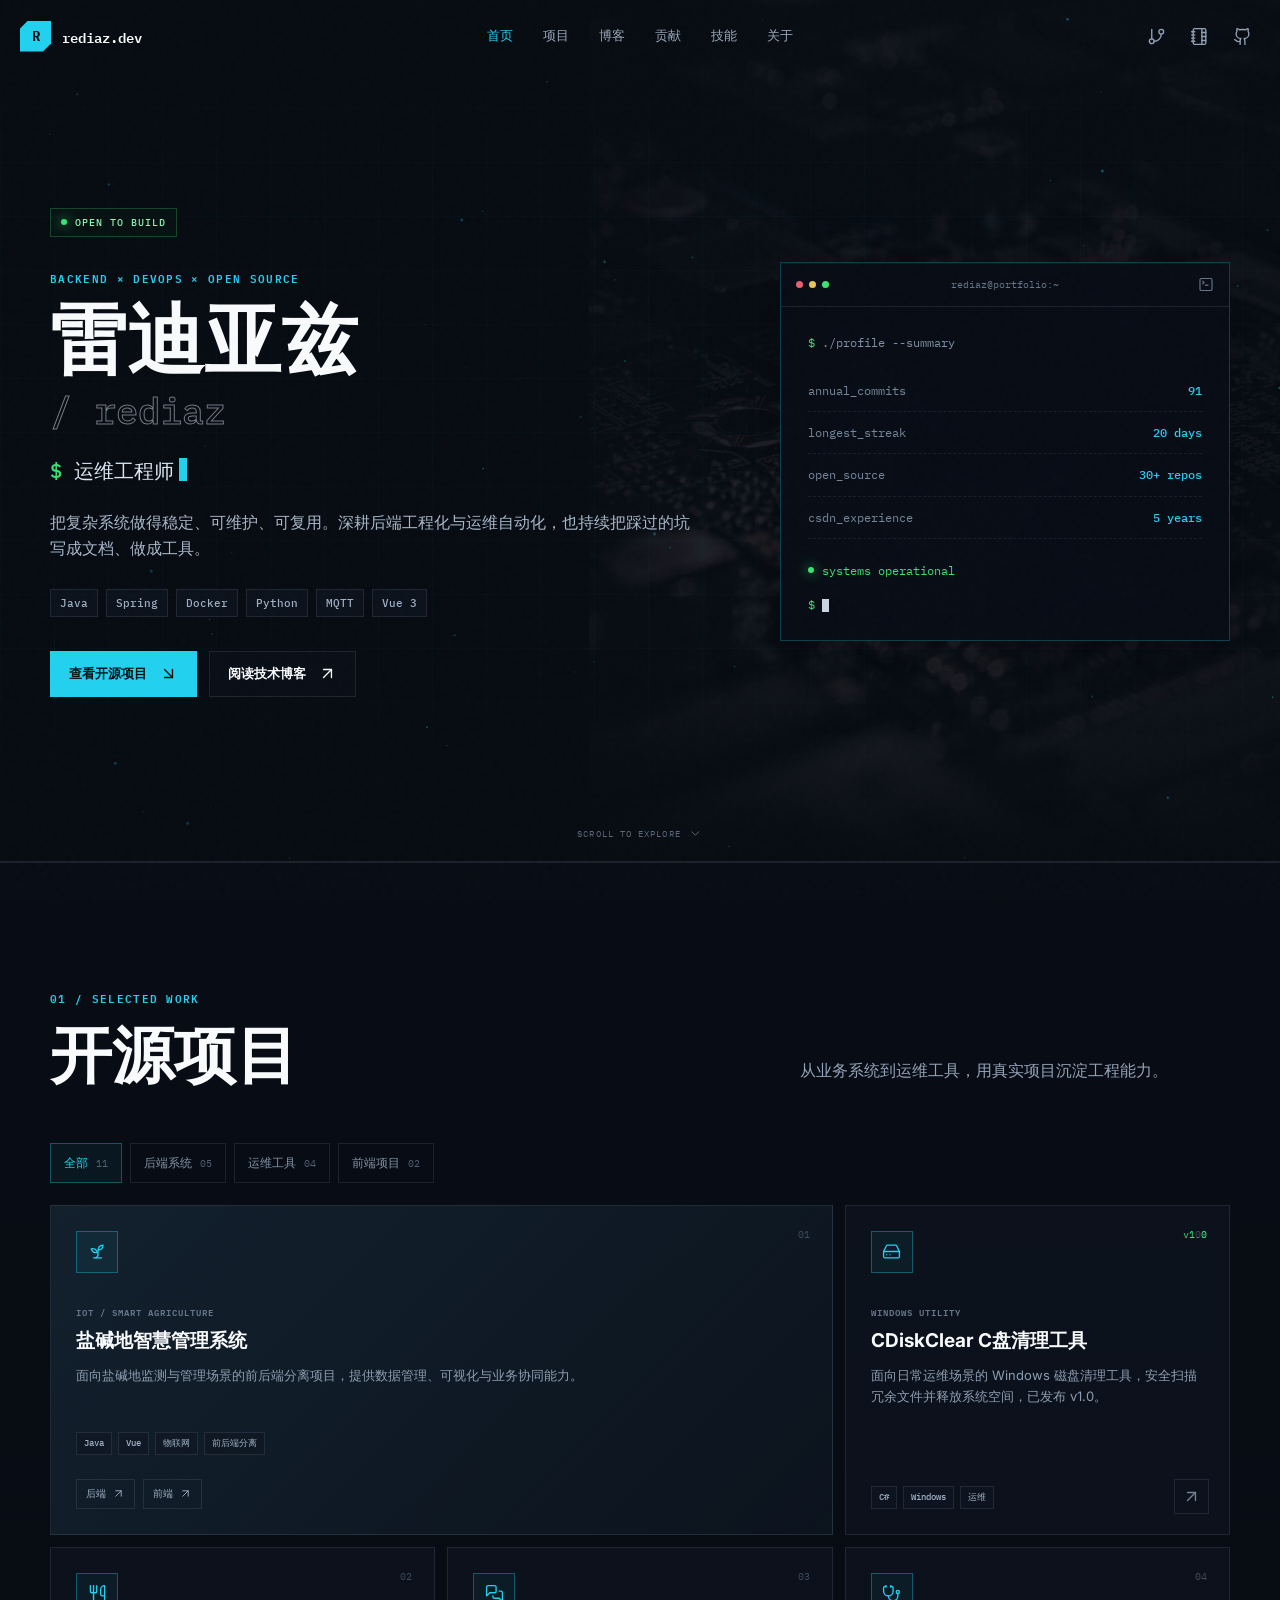
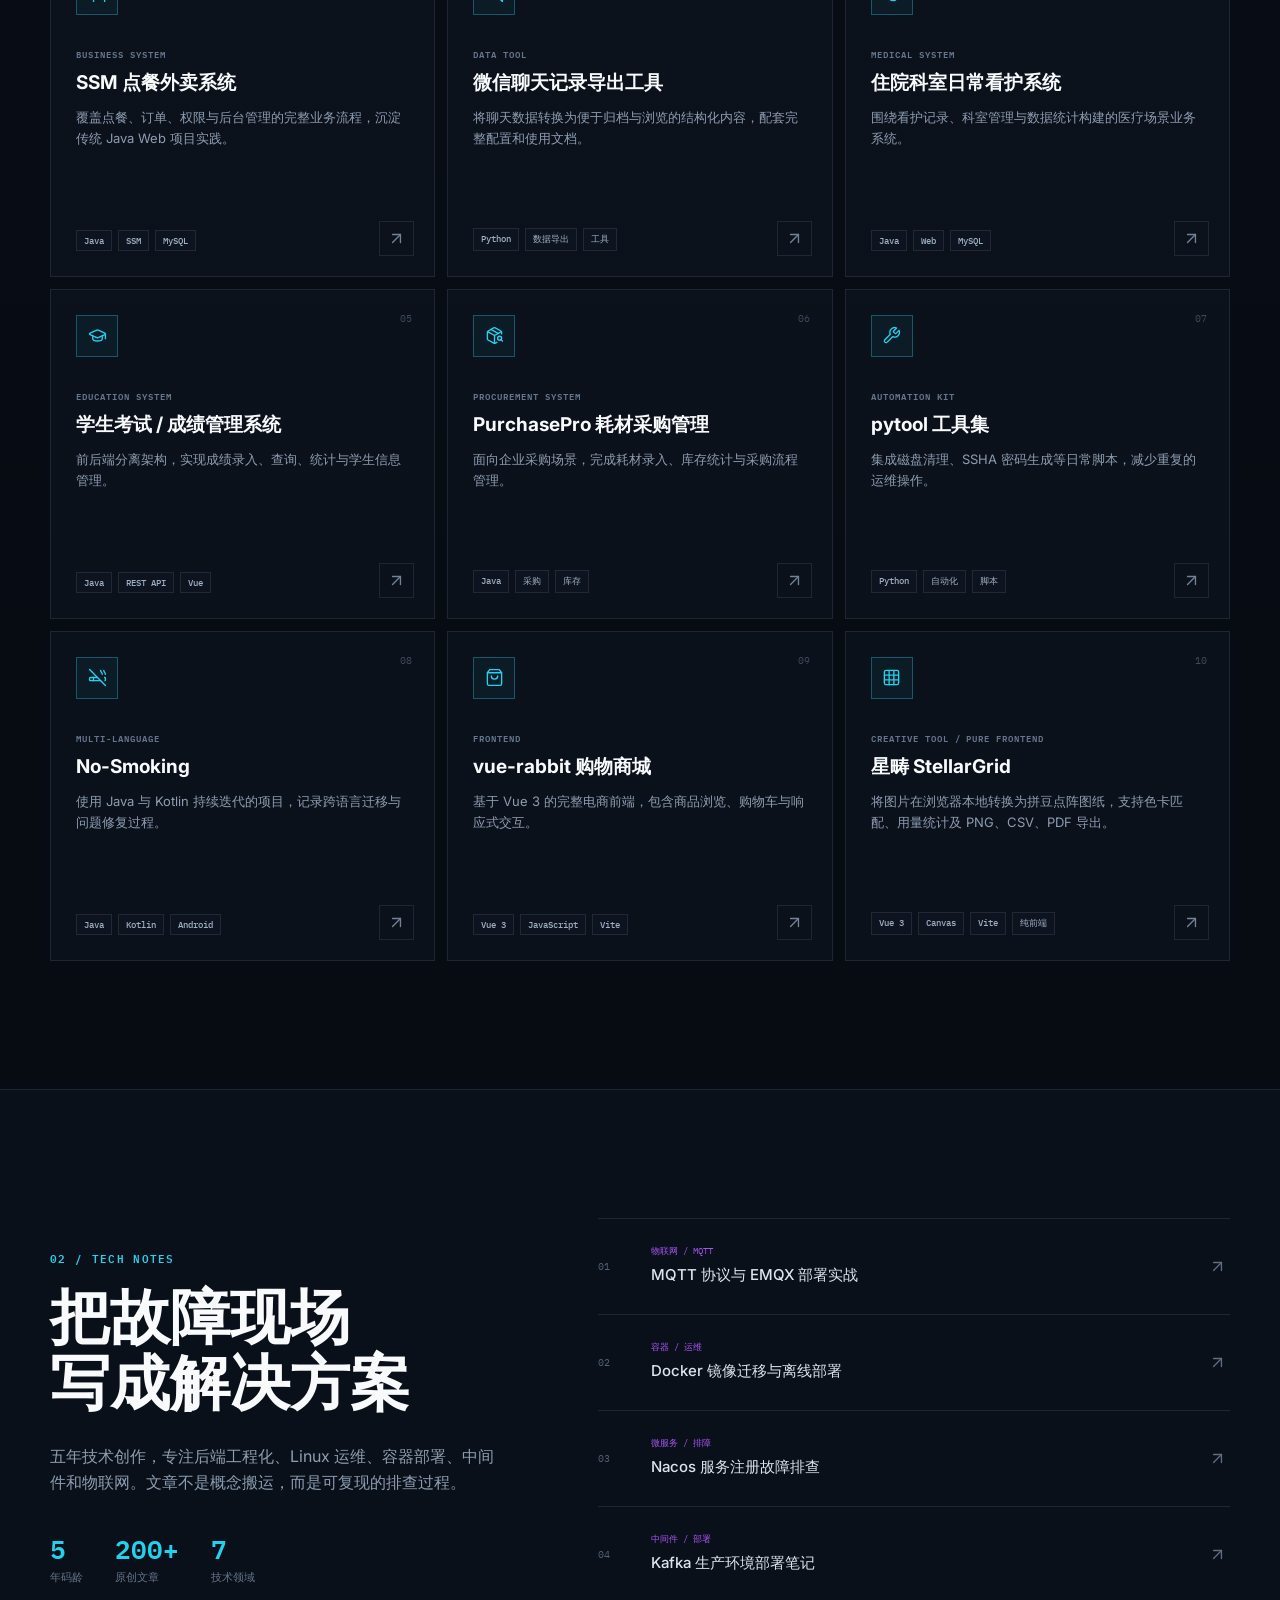
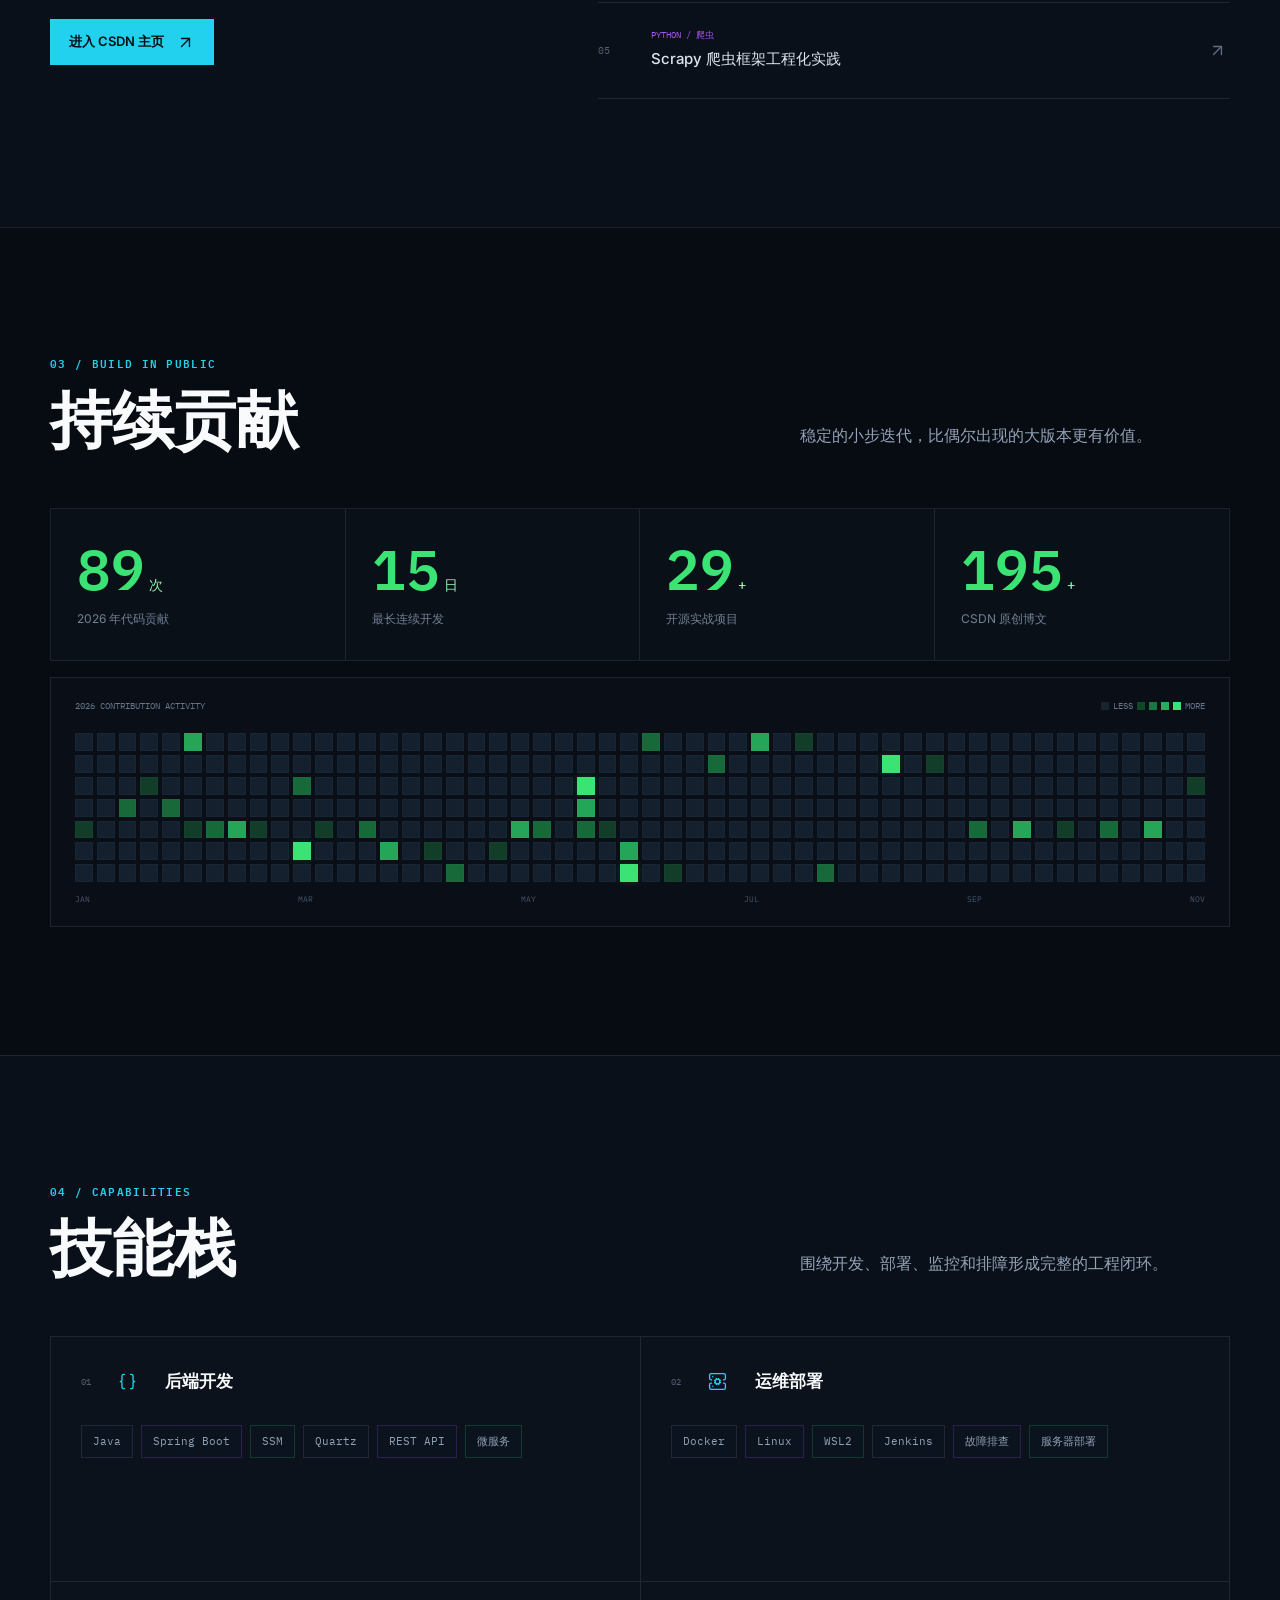
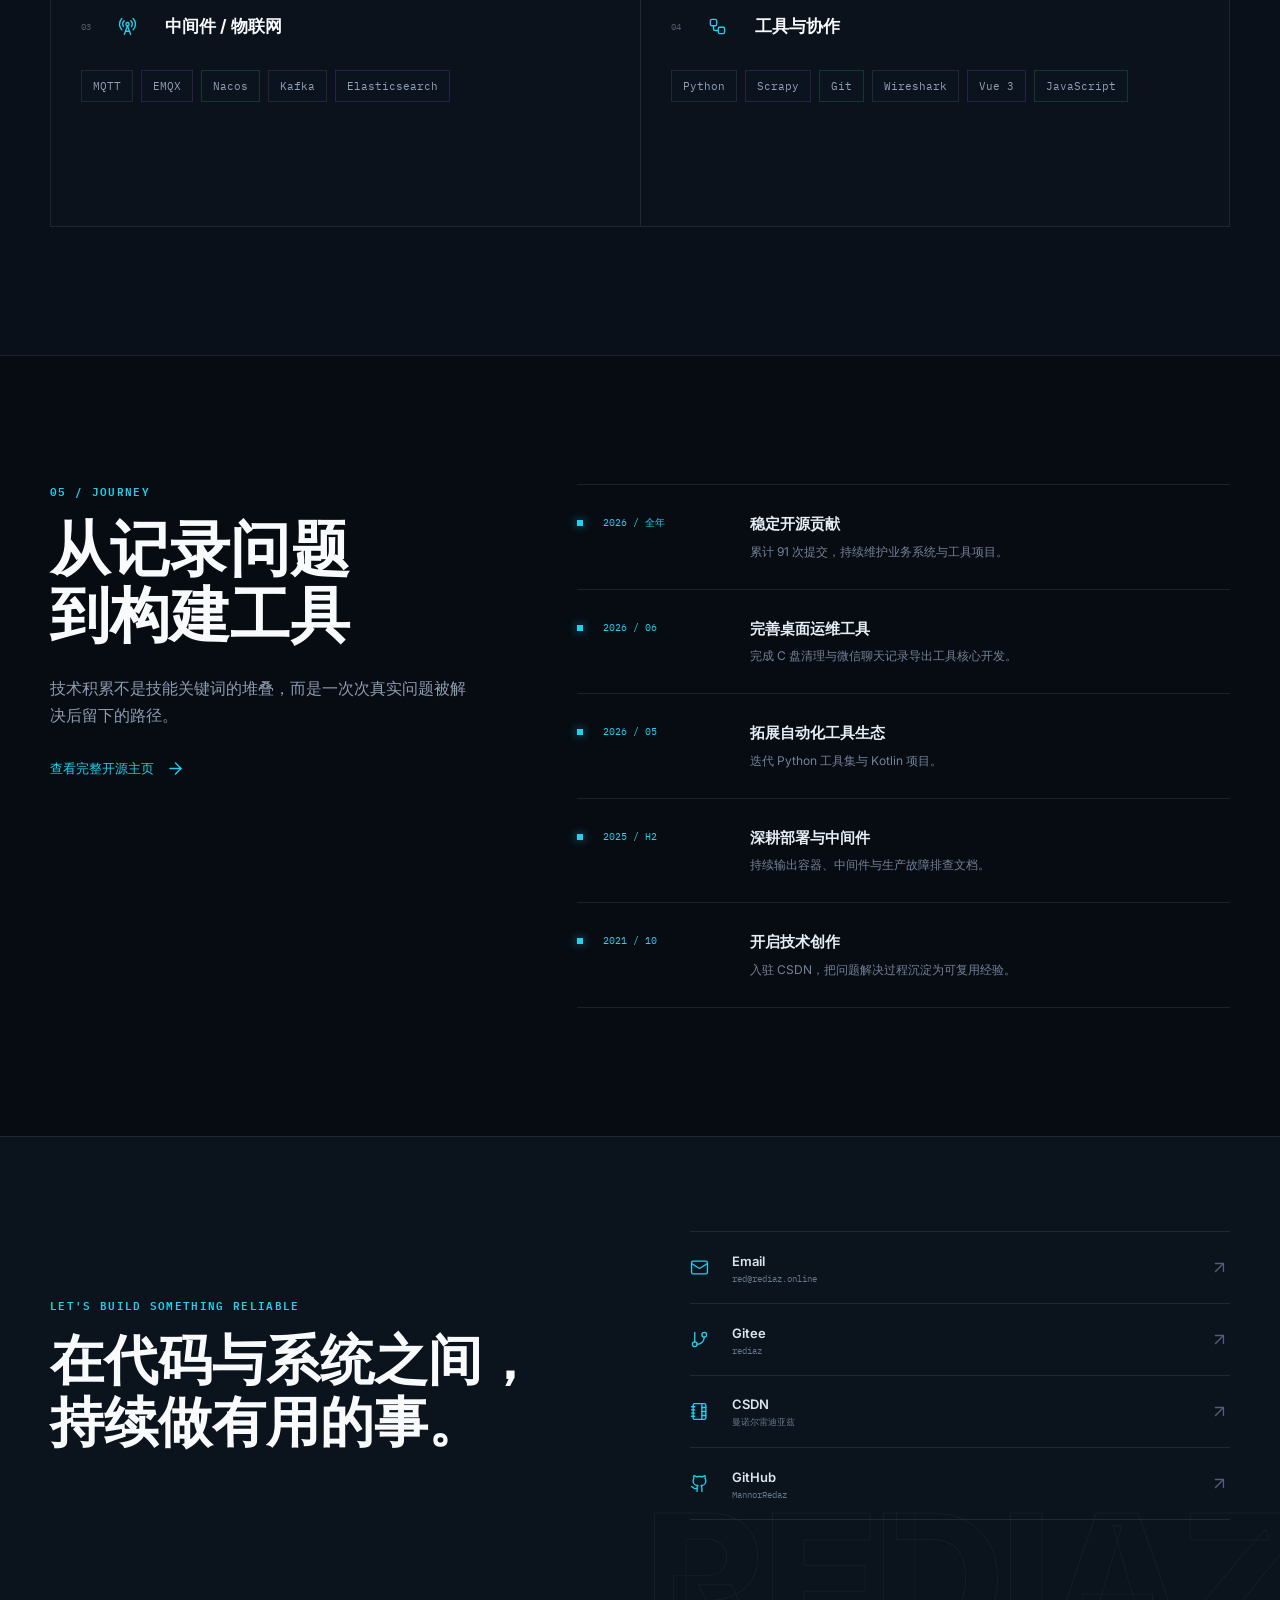
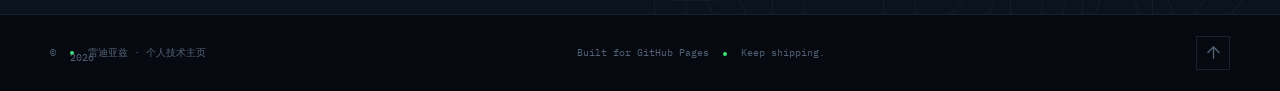
<file: index.html>
<!doctype html>
<html lang="zh-CN">
<head>
  <meta charset="UTF-8">
  <meta name="viewport" content="width=device-width, initial-scale=1.0">
  <meta name="description" content="雷迪亚兹的个人技术主页，专注后端工程化、运维自动化与开源工具开发。">
  <meta name="theme-color" content="#070b12">
  <title>雷迪亚兹 | 后端开发与运维工程师</title>
  <link rel="preconnect" href="https://fonts.googleapis.com">
  <link rel="preconnect" href="https://fonts.gstatic.com" crossorigin>
  <link href="https://fonts.googleapis.com/css2?family=IBM+Plex+Mono:wght@400;500;600&family=Inter:wght@400;500;600;700;800&display=swap" rel="stylesheet">
  <link rel="stylesheet" href="styles.css">
</head>
<body>
  <a class="skip-link" href="#main">跳到主要内容</a>
  <header class="site-header" id="top">
    <div class="nav-shell">
      <a class="brand" href="#home" aria-label="返回首页"><span class="brand-mark">R</span><span>rediaz.dev</span></a>
      <nav class="desktop-nav" aria-label="主导航">
        <a href="#home">首页</a><a href="#projects">项目</a><a href="#writing">博客</a><a href="#contribution">贡献</a><a href="#skills">技能</a><a href="#about">关于</a>
      </nav>
      <div class="nav-actions">
        <a class="icon-link" href="https://gitee.com/rediaz" target="_blank" rel="noreferrer" aria-label="Gitee"><i data-lucide="git-branch"></i></a>
        <a class="icon-link" href="https://blog.csdn.net/m0_63144319" target="_blank" rel="noreferrer" aria-label="CSDN"><i data-lucide="notebook-tabs"></i></a>
        <a class="icon-link" href="https://github.com/MannorRedaz" target="_blank" rel="noreferrer" aria-label="GitHub"><i data-lucide="github"></i></a>
        <button class="menu-button" type="button" aria-label="打开导航菜单" aria-expanded="false"><i data-lucide="menu"></i></button>
      </div>
    </div>
    <nav class="mobile-nav" aria-label="移动端导航"><a href="#home">首页</a><a href="#projects">开源项目</a><a href="#writing">技术博客</a><a href="#contribution">贡献履历</a><a href="#skills">技能栈</a><a href="#about">关于我</a></nav>
  </header>

  <main id="main">
    <section class="hero" id="home">
      <canvas id="particle-canvas" aria-hidden="true"></canvas>
      <div class="hero-photo" aria-hidden="true"></div>
      <div class="hero-overlay" aria-hidden="true"></div>
      <div class="container hero-grid">
        <div class="hero-copy reveal">
          <div class="availability"><span></span> OPEN TO BUILD</div>
          <p class="eyebrow">BACKEND × DEVOPS × OPEN SOURCE</p>
          <h1>雷迪亚兹 <span>/ rediaz</span></h1>
          <div class="role-line"><span class="prompt">$</span> <span id="typewriter">后端开发工程师</span><span class="caret" aria-hidden="true"></span></div>
          <p class="hero-intro">把复杂系统做得稳定、可维护、可复用。深耕后端工程化与运维自动化，也持续把踩过的坑写成文档、做成工具。</p>
          <div class="hero-tags" aria-label="核心技能"><span>Java</span><span>Spring</span><span>Docker</span><span>Python</span><span>MQTT</span><span>Vue 3</span></div>
          <div class="hero-actions">
            <a class="button button-primary" href="#projects">查看开源项目<i data-lucide="arrow-down-right"></i></a>
            <a class="button button-ghost" href="https://blog.csdn.net/m0_63144319" target="_blank" rel="noreferrer">阅读技术博客<i data-lucide="arrow-up-right"></i></a>
          </div>
        </div>

        <aside class="terminal reveal" aria-label="个人贡献概览">
          <div class="terminal-bar"><span class="terminal-dots"><b></b><b></b><b></b></span><span>rediaz@portfolio:~</span><i data-lucide="square-terminal"></i></div>
          <div class="terminal-body">
            <p><span class="cmd">$</span> ./profile --summary</p>
            <div class="terminal-row"><span>annual_commits</span><strong>91</strong></div>
            <div class="terminal-row"><span>longest_streak</span><strong>20 days</strong></div>
            <div class="terminal-row"><span>open_source</span><strong>30+ repos</strong></div>
            <div class="terminal-row"><span>csdn_experience</span><strong>5 years</strong></div>
            <p class="terminal-status"><span></span> systems operational</p>
            <p class="terminal-cursor"><span class="cmd">$</span> <i></i></p>
          </div>
        </aside>
      </div>
      <a class="scroll-hint" href="#projects"><span>SCROLL TO EXPLORE</span><i data-lucide="chevron-down"></i></a>
    </section>

    <section class="section projects-section" id="projects">
      <div class="container">
        <div class="section-heading reveal"><div><p class="eyebrow">01 / SELECTED WORK</p><h2>开源项目</h2></div><p>从业务系统到运维工具，用真实项目沉淀工程能力。</p></div>
        <div class="project-filters reveal" role="group" aria-label="项目分类">
          <button class="filter active" type="button" data-filter="all">全部 <span>11</span></button>
          <button class="filter" type="button" data-filter="backend">后端系统 <span>05</span></button>
          <button class="filter" type="button" data-filter="tools">运维工具 <span>04</span></button>
          <button class="filter" type="button" data-filter="frontend">前端项目 <span>02</span></button>
        </div>
        <div class="project-grid">
          <article class="project-card featured project-saline reveal" data-category="backend">
            <div class="project-index">01</div><div class="project-icon"><i data-lucide="sprout"></i></div><p class="project-kind">IOT / SMART AGRICULTURE</p><h3>盐碱地智慧管理系统</h3><p>面向盐碱地监测与管理场景的前后端分离项目，提供数据管理、可视化与业务协同能力。</p><div class="tags"><span>Java</span><span>Vue</span><span>物联网</span><span>前后端分离</span></div><div class="project-repos"><a href="https://gitee.com/rediaz/saline-alkali-land-smart" target="_blank" rel="noreferrer">后端 <i data-lucide="arrow-up-right"></i></a><a href="https://gitee.com/rediaz/saline-alkali-land-smart-ui" target="_blank" rel="noreferrer">前端 <i data-lucide="arrow-up-right"></i></a></div>
          </article>
          <article class="project-card reveal" data-category="tools" data-version="v1.0">
            <div class="project-index">02</div><div class="project-icon"><i data-lucide="hard-drive"></i></div><p class="project-kind">WINDOWS UTILITY</p><h3>CDiskClear C盘清理工具</h3><p>面向日常运维场景的 Windows 磁盘清理工具，安全扫描冗余文件并释放系统空间，已发布 v1.0。</p><div class="tags"><span>C#</span><span>Windows</span><span>运维</span></div><a href="https://gitee.com/rediaz/cdisk-clear" target="_blank" rel="noreferrer" aria-label="在 Gitee 查看 CDiskClear"><i data-lucide="arrow-up-right"></i></a>
          </article>
          <article class="project-card reveal" data-category="backend"><div class="project-index">02</div><div class="project-icon"><i data-lucide="utensils"></i></div><p class="project-kind">BUSINESS SYSTEM</p><h3>SSM 点餐外卖系统</h3><p>覆盖点餐、订单、权限与后台管理的完整业务流程，沉淀传统 Java Web 项目实践。</p><div class="tags"><span>Java</span><span>SSM</span><span>MySQL</span></div><a href="https://gitee.com/rediaz/RegisTakeout" target="_blank" rel="noreferrer" aria-label="在 Gitee 查看项目"><i data-lucide="arrow-up-right"></i></a></article>
          <article class="project-card reveal" data-category="tools"><div class="project-index">03</div><div class="project-icon"><i data-lucide="messages-square"></i></div><p class="project-kind">DATA TOOL</p><h3>微信聊天记录导出工具</h3><p>将聊天数据转换为便于归档与浏览的结构化内容，配套完整配置和使用文档。</p><div class="tags"><span>Python</span><span>数据导出</span><span>工具</span></div><a href="https://gitee.com/rediaz/export-wechat-chat-records" target="_blank" rel="noreferrer" aria-label="在 Gitee 查看项目"><i data-lucide="arrow-up-right"></i></a></article>
          <article class="project-card reveal" data-category="backend"><div class="project-index">04</div><div class="project-icon"><i data-lucide="stethoscope"></i></div><p class="project-kind">MEDICAL SYSTEM</p><h3>住院科室日常看护系统</h3><p>围绕看护记录、科室管理与数据统计构建的医疗场景业务系统。</p><div class="tags"><span>Java</span><span>Web</span><span>MySQL</span></div><a href="https://gitee.com/rediaz/dailycaresoid" target="_blank" rel="noreferrer" aria-label="在 Gitee 查看项目"><i data-lucide="arrow-up-right"></i></a></article>
          <article class="project-card reveal" data-category="backend"><div class="project-index">05</div><div class="project-icon"><i data-lucide="graduation-cap"></i></div><p class="project-kind">EDUCATION SYSTEM</p><h3>学生考试 / 成绩管理系统</h3><p>前后端分离架构，实现成绩录入、查询、统计与学生信息管理。</p><div class="tags"><span>Java</span><span>REST API</span><span>Vue</span></div><a href="https://gitee.com/rediaz/student-exam-system" target="_blank" rel="noreferrer" aria-label="在 Gitee 查看项目"><i data-lucide="arrow-up-right"></i></a></article>
          <article class="project-card reveal" data-category="backend"><div class="project-index">06</div><div class="project-icon"><i data-lucide="package-search"></i></div><p class="project-kind">PROCUREMENT SYSTEM</p><h3>PurchasePro 耗材采购管理</h3><p>面向企业采购场景，完成耗材录入、库存统计与采购流程管理。</p><div class="tags"><span>Java</span><span>采购</span><span>库存</span></div><a href="https://gitee.com/rediaz/purchase-pro-main" target="_blank" rel="noreferrer" aria-label="在 Gitee 查看项目"><i data-lucide="arrow-up-right"></i></a></article>
          <article class="project-card reveal" data-category="tools"><div class="project-index">07</div><div class="project-icon"><i data-lucide="wrench"></i></div><p class="project-kind">AUTOMATION KIT</p><h3>pytool 工具集</h3><p>集成磁盘清理、SSHA 密码生成等日常脚本，减少重复的运维操作。</p><div class="tags"><span>Python</span><span>自动化</span><span>脚本</span></div><a href="https://gitee.com/rediaz/pytool" target="_blank" rel="noreferrer" aria-label="在 Gitee 查看项目"><i data-lucide="arrow-up-right"></i></a></article>
          <article class="project-card reveal" data-category="tools"><div class="project-index">08</div><div class="project-icon"><i data-lucide="cigarette-off"></i></div><p class="project-kind">MULTI-LANGUAGE</p><h3>No-Smoking</h3><p>使用 Java 与 Kotlin 持续迭代的项目，记录跨语言迁移与问题修复过程。</p><div class="tags"><span>Java</span><span>Kotlin</span><span>Android</span></div><a href="https://gitee.com/rediaz/no-smoking" target="_blank" rel="noreferrer" aria-label="在 Gitee 查看项目"><i data-lucide="arrow-up-right"></i></a></article>
          <article class="project-card reveal" data-category="frontend"><div class="project-index">09</div><div class="project-icon"><i data-lucide="shopping-bag"></i></div><p class="project-kind">FRONTEND</p><h3>vue-rabbit 购物商城</h3><p>基于 Vue 3 的完整电商前端，包含商品浏览、购物车与响应式交互。</p><div class="tags"><span>Vue 3</span><span>JavaScript</span><span>Vite</span></div><a href="https://gitee.com/rediaz/vue-rabbit" target="_blank" rel="noreferrer" aria-label="在 Gitee 查看项目"><i data-lucide="arrow-up-right"></i></a></article>
          <article class="project-card reveal" data-category="frontend"><div class="project-index">10</div><div class="project-icon"><i data-lucide="grid-3x3"></i></div><p class="project-kind">CREATIVE TOOL / PURE FRONTEND</p><h3>星畴 StellarGrid</h3><p>将图片在浏览器本地转换为拼豆点阵图纸，支持色卡匹配、用量统计及 PNG、CSV、PDF 导出。</p><div class="tags"><span>Vue 3</span><span>Canvas</span><span>Vite</span><span>纯前端</span></div><a href="https://rediaz.online/assets/StellarGrid/index.html" target="_blank" rel="noreferrer" aria-label="打开星畴 StellarGrid"><i data-lucide="arrow-up-right"></i></a></article>
        </div>
      </div>
    </section>

    <section class="section writing-section" id="writing">
      <div class="container writing-grid">
        <div class="writing-intro reveal"><p class="eyebrow">02 / TECH NOTES</p><h2>把故障现场<br>写成解决方案</h2><p>五年技术创作，专注后端工程化、Linux 运维、容器部署、中间件和物联网。文章不是概念搬运，而是可复现的排查过程。</p><div class="writing-meta"><div><strong>5</strong><span>年码龄</span></div><div><strong>200+</strong><span>原创文章</span></div><div><strong>7</strong><span>技术领域</span></div></div><a class="button button-primary" href="https://blog.csdn.net/m0_63144319" target="_blank" rel="noreferrer">进入 CSDN 主页<i data-lucide="arrow-up-right"></i></a></div>
        <div class="article-list reveal">
          <a href="https://blog.csdn.net/m0_63144319" target="_blank" rel="noreferrer"><span>01</span><div><p>物联网 / MQTT</p><h3>MQTT 协议与 EMQX 部署实战</h3></div><i data-lucide="arrow-up-right"></i></a>
          <a href="https://blog.csdn.net/m0_63144319" target="_blank" rel="noreferrer"><span>02</span><div><p>容器 / 运维</p><h3>Docker 镜像迁移与离线部署</h3></div><i data-lucide="arrow-up-right"></i></a>
          <a href="https://blog.csdn.net/m0_63144319" target="_blank" rel="noreferrer"><span>03</span><div><p>微服务 / 排障</p><h3>Nacos 服务注册故障排查</h3></div><i data-lucide="arrow-up-right"></i></a>
          <a href="https://blog.csdn.net/m0_63144319" target="_blank" rel="noreferrer"><span>04</span><div><p>中间件 / 部署</p><h3>Kafka 生产环境部署笔记</h3></div><i data-lucide="arrow-up-right"></i></a>
          <a href="https://blog.csdn.net/m0_63144319" target="_blank" rel="noreferrer"><span>05</span><div><p>Python / 爬虫</p><h3>Scrapy 爬虫框架工程化实践</h3></div><i data-lucide="arrow-up-right"></i></a>
        </div>
      </div>
    </section>

    <section class="section contribution-section" id="contribution">
      <div class="container"><div class="section-heading reveal"><div><p class="eyebrow">03 / BUILD IN PUBLIC</p><h2>持续贡献</h2></div><p>稳定的小步迭代，比偶尔出现的大版本更有价值。</p></div>
        <div class="stats-grid reveal"><div><span class="stat-number" data-count="91">0</span><span class="stat-unit">次</span><p>2026 年代码贡献</p></div><div><span class="stat-number" data-count="15">0</span><span class="stat-unit">日</span><p>最长连续开发</p></div><div><span class="stat-number" data-count="30">0</span><span class="stat-unit">+</span><p>开源实战项目</p></div><div><span class="stat-number" data-count="200">0</span><span class="stat-unit">+</span><p>CSDN 原创博文</p></div></div>
        <div class="contribution-board reveal"><div class="board-head"><span>2026 contribution activity</span><span><i></i> less <b></b><b></b><b></b><b></b> more</span></div><div class="heatmap" id="heatmap" aria-label="2026 年贡献热力图"></div><div class="board-foot"><span>JAN</span><span>MAR</span><span>MAY</span><span>JUL</span><span>SEP</span><span>NOV</span></div></div>
      </div>
    </section>

    <section class="section skills-section" id="skills">
      <div class="container"><div class="section-heading reveal"><div><p class="eyebrow">04 / CAPABILITIES</p><h2>技能栈</h2></div><p>围绕开发、部署、监控和排障形成完整的工程闭环。</p></div>
        <div class="skills-grid">
          <article class="skill-group reveal"><div class="skill-title"><span>01</span><i data-lucide="braces"></i><h3>后端开发</h3></div><div class="skill-cloud"><span>Java</span><span>Spring Boot</span><span>SSM</span><span>Quartz</span><span>REST API</span><span>微服务</span></div></article>
          <article class="skill-group reveal"><div class="skill-title"><span>02</span><i data-lucide="server-cog"></i><h3>运维部署</h3></div><div class="skill-cloud"><span>Docker</span><span>Linux</span><span>WSL2</span><span>Jenkins</span><span>故障排查</span><span>服务器部署</span></div></article>
          <article class="skill-group reveal"><div class="skill-title"><span>03</span><i data-lucide="radio-tower"></i><h3>中间件 / 物联网</h3></div><div class="skill-cloud"><span>MQTT</span><span>EMQX</span><span>Nacos</span><span>Kafka</span><span>Elasticsearch</span></div></article>
          <article class="skill-group reveal"><div class="skill-title"><span>04</span><i data-lucide="workflow"></i><h3>工具与协作</h3></div><div class="skill-cloud"><span>Python</span><span>Scrapy</span><span>Git</span><span>Wireshark</span><span>Vue 3</span><span>JavaScript</span></div></article>
        </div>
      </div>
    </section>

    <section class="section timeline-section" id="about">
      <div class="container timeline-grid"><div class="timeline-intro reveal"><p class="eyebrow">05 / JOURNEY</p><h2>从记录问题<br>到构建工具</h2><p>技术积累不是技能关键词的堆叠，而是一次次真实问题被解决后留下的路径。</p><a class="text-link" href="https://gitee.com/rediaz" target="_blank" rel="noreferrer">查看完整开源主页<i data-lucide="arrow-right"></i></a></div>
        <ol class="timeline reveal"><li><time>2026 / 全年</time><div><h3>稳定开源贡献</h3><p>累计 91 次提交，持续维护业务系统与工具项目。</p></div></li><li><time>2026 / 06</time><div><h3>完善桌面运维工具</h3><p>完成 C 盘清理与微信聊天记录导出工具核心开发。</p></div></li><li><time>2026 / 05</time><div><h3>拓展自动化工具生态</h3><p>迭代 Python 工具集与 Kotlin 项目。</p></div></li><li><time>2025 / H2</time><div><h3>深耕部署与中间件</h3><p>持续输出容器、中间件与生产故障排查文档。</p></div></li><li><time>2021 / 10</time><div><h3>开启技术创作</h3><p>入驻 CSDN，把问题解决过程沉淀为可复用经验。</p></div></li></ol></div>
    </section>

    <section class="contact-strip"><div class="container reveal"><div><p class="eyebrow">LET'S BUILD SOMETHING RELIABLE</p><h2>在代码与系统之间，<br>持续做有用的事。</h2></div><div class="contact-links"><a href="mailto:red@rediaz.online"><i data-lucide="mail"></i><span>Email<small>red@rediaz.online</small></span><i data-lucide="arrow-up-right"></i></a><a href="https://gitee.com/rediaz" target="_blank" rel="noreferrer"><i data-lucide="git-branch"></i><span>Gitee<small>rediaz</small></span><i data-lucide="arrow-up-right"></i></a><a href="https://blog.csdn.net/m0_63144319" target="_blank" rel="noreferrer"><i data-lucide="notebook-tabs"></i><span>CSDN<small>曼诺尔雷迪亚兹</small></span><i data-lucide="arrow-up-right"></i></a><a href="https://github.com/MannorRedaz" target="_blank" rel="noreferrer"><i data-lucide="github"></i><span>GitHub<small>MannorRedaz</small></span><i data-lucide="arrow-up-right"></i></a></div></div></section>
  </main>

  <footer><div class="container"><p>© <span id="year"></span> 雷迪亚兹 · 个人技术主页</p><p>Built for GitHub Pages <span></span> Keep shipping.</p><a href="#top" aria-label="返回顶部"><i data-lucide="arrow-up"></i></a></div></footer>
  <script src="assets/lucide.min.js"></script>
  <script src="script.js"></script>
</body>
</html>
</file>
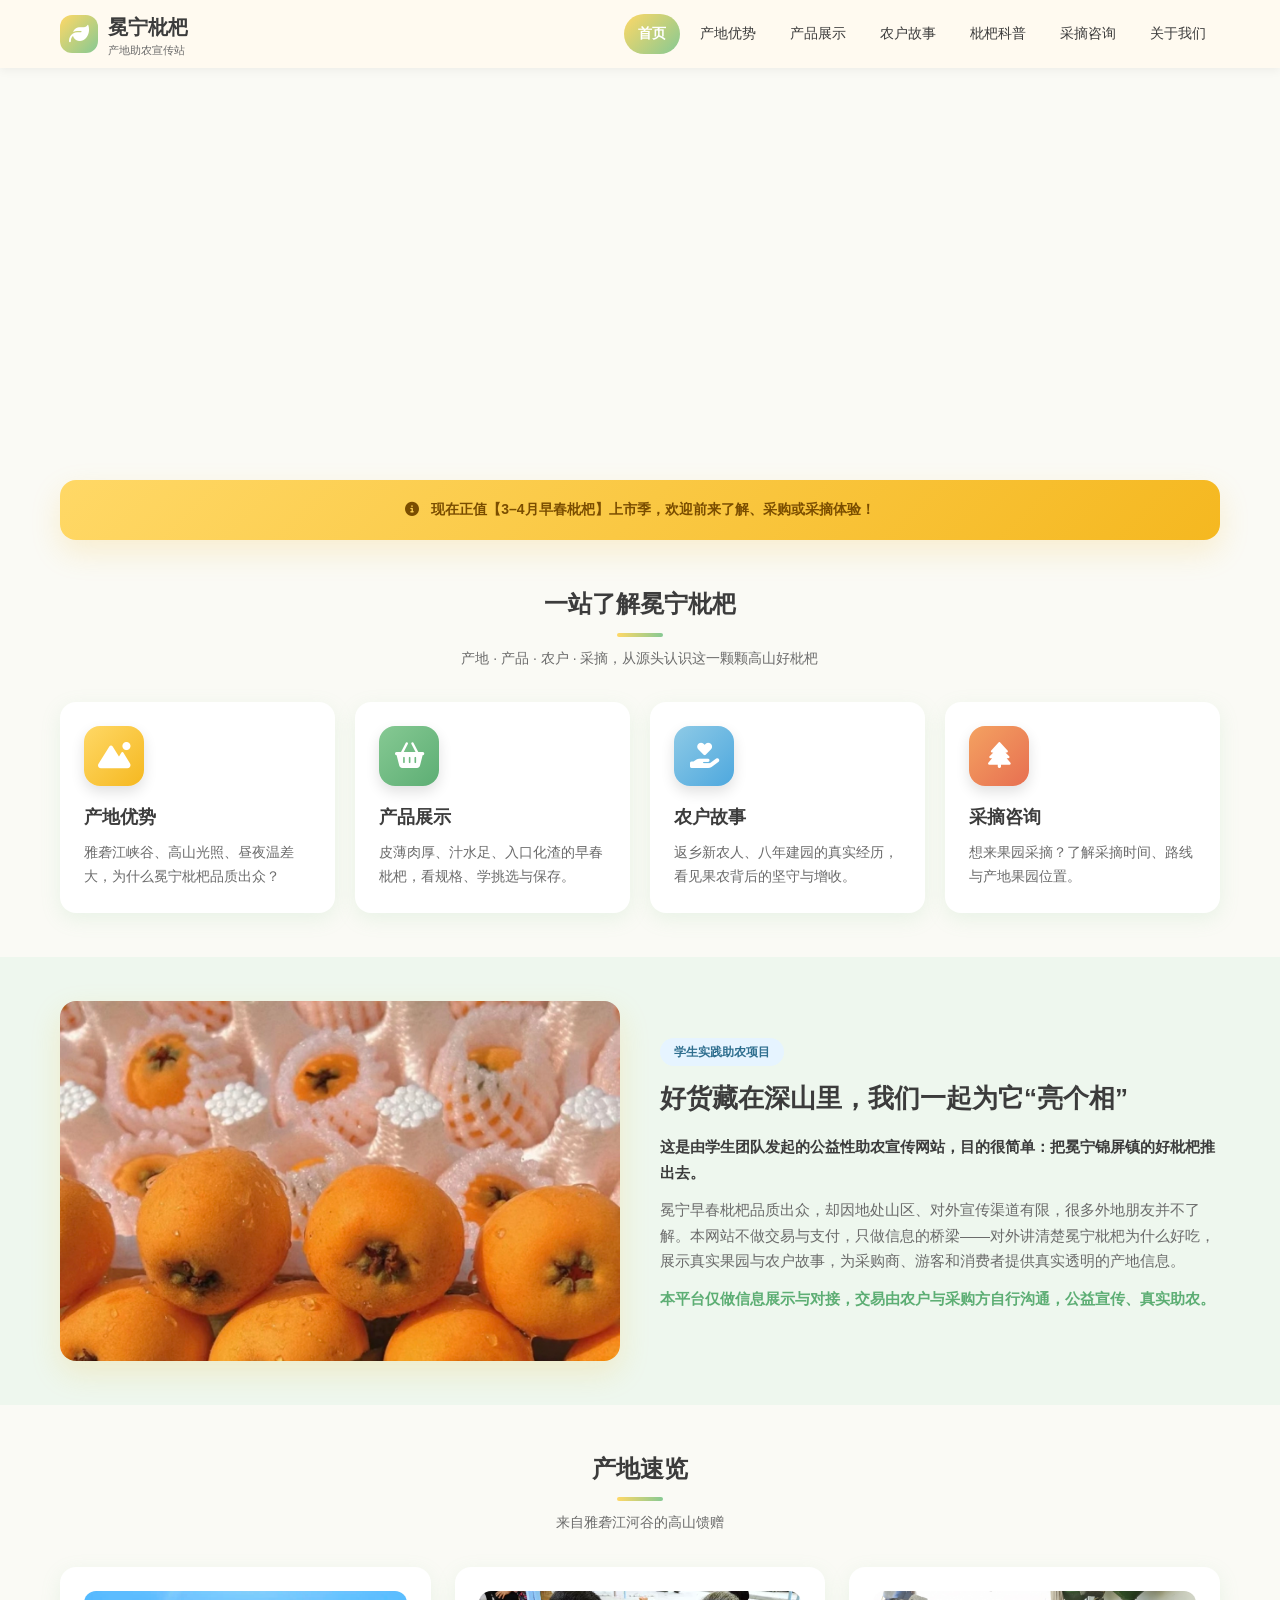
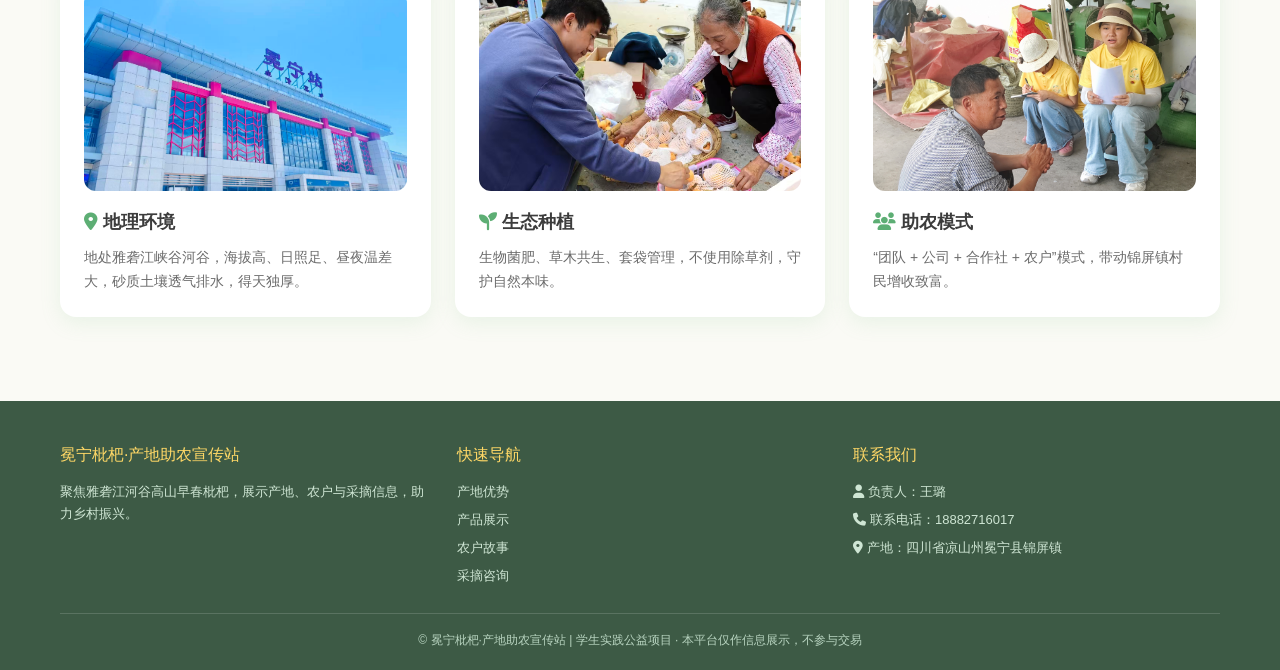
<file: assets/LoquatPromotion/index.html>
<!DOCTYPE html>
<html lang="zh-CN">
<head>
  <meta charset="UTF-8">
  <meta name="viewport" content="width=device-width, initial-scale=1.0">
  <meta name="description" content="冕宁枇杷·产地助农宣传站——展示高山早春枇杷产地优势、农户故事与采摘信息，信息展示型助农网站。">
  <title>首页 | 冕宁枇杷·产地助农宣传站</title>
  <link rel="stylesheet" href="css/style.css">
  <link rel="stylesheet" href="https://cdnjs.cloudflare.com/ajax/libs/font-awesome/6.5.0/css/all.min.css">
</head>
<body>
  <!-- ===== 顶部导航 ===== -->
  <header class="site-header">
    <div class="container navbar">
      <a href="index.html" class="logo">
        <span class="logo-icon"><i class="fa-solid fa-leaf"></i></span>
        <span>冕宁枇杷<small>产地助农宣传站</small></span>
      </a>
      <button class="mobile-toggle" aria-label="打开菜单"><i class="fa-solid fa-bars"></i></button>
      <nav class="nav-list">
        <a href="index.html" class="active">首页</a>
        <a href="origin.html">产地优势</a>
        <a href="products.html">产品展示</a>
        <a href="farmers.html">农户故事</a>
        <a href="science.html">枇杷科普</a>
        <a href="travel.html">采摘咨询</a>
        <a href="about.html">关于我们</a>
      </nav>
    </div>
  </header>

  <!-- ===== 轮播大图 ===== -->
  <div class="hero-slider">
    <div class="slide">
      <img src="img/产地优势/山野图片.jpg" alt="冕宁锦屏镇高山山地果园">
      <div class="caption">高山生态果园 · 冕宁锦屏镇</div>
    </div>
    <div class="slide">
      <img src="img/产地优势/枇杷装箱.jpg" alt="冕宁锦屏镇枇杷产地实拍">
      <div class="caption">锦屏镇早春枇杷 · 产地实拍</div>
    </div>
    <div class="slide">
      <img src="img/农户故事/与老人沟通.jpg" alt="冕宁锦屏镇果农劳作纪实">
      <div class="caption">果农劳作纪实 · 真实助农温度</div>
    </div>
  </div>

  <!-- ===== 上市时间公告 ===== -->
  <div class="container" style="margin-top:-0;position:relative;z-index:5;">
    <div class="announce" style="margin-top:-28px;">
      <span><i class="fa-solid fa-circle-info"></i></span>
      现在正值【3–4月早春枇杷】上市季，欢迎前来了解、采购或采摘体验！
    </div>
  </div>

  <!-- ===== 四大快捷入口 ===== -->
  <section class="section">
    <div class="container">
      <div class="section-title">
        <h2>一站了解冕宁枇杷</h2>
        <p>产地 · 产品 · 农户 · 采摘，从源头认识这一颗颗高山好枇杷</p>
      </div>
      <div class="grid-4">
        <a href="origin.html" class="card reveal">
          <div class="icon" style="background:linear-gradient(135deg,#FFD866,#F5B820);"><i class="fa-solid fa-mountain-sun"></i></div>
          <h3>产地优势</h3>
          <p>雅砻江峡谷、高山光照、昼夜温差大，为什么冕宁枇杷品质出众？</p>
        </a>
        <a href="products.html" class="card reveal">
          <div class="icon" style="background:linear-gradient(135deg,#86C993,#5DAE74);"><i class="fa-solid fa-basket-shopping"></i></div>
          <h3>产品展示</h3>
          <p>皮薄肉厚、汁水足、入口化渣的早春枇杷，看规格、学挑选与保存。</p>
        </a>
        <a href="farmers.html" class="card reveal">
          <div class="icon" style="background:linear-gradient(135deg,#8ecae6,#4ea8de);"><i class="fa-solid fa-hand-holding-heart"></i></div>
          <h3>农户故事</h3>
          <p>返乡新农人、八年建园的真实经历，看见果农背后的坚守与增收。</p>
        </a>
        <a href="travel.html" class="card reveal">
          <div class="icon" style="background:linear-gradient(135deg,#f4a261,#e76f51);"><i class="fa-solid fa-tree"></i></div>
          <h3>采摘咨询</h3>
          <p>想来果园采摘？了解采摘时间、路线与产地果园位置。</p>
        </a>
      </div>
    </div>
  </section>

  <!-- ===== 项目导语 ===== -->
  <section class="section" style="background:#eef7ee;">
    <div class="container intro-box">
      <img src="img/产品展示/枇杷图片2.jpg" alt="冕宁锦屏镇高山早春枇杷实拍" class="reveal">
      <div class="reveal">
        <span class="badge">学生实践助农项目</span>
        <h2>好货藏在深山里，我们一起为它“亮个相”</h2>
        <p class="lead">这是由学生团队发起的公益性助农宣传网站，目的很简单：把冕宁锦屏镇的好枇杷推出去。</p>
        <p>冕宁早春枇杷品质出众，却因地处山区、对外宣传渠道有限，很多外地朋友并不了解。本网站不做交易与支付，只做信息的桥梁——对外讲清楚冕宁枇杷为什么好吃，展示真实果园与农户故事，为采购商、游客和消费者提供真实透明的产地信息。</p>
        <p><strong style="color:#5DAE74;">本平台仅做信息展示与对接，交易由农户与采购方自行沟通，公益宣传、真实助农。</strong></p>
      </div>
    </div>
  </section>

  <!-- ===== 产地速览 ===== -->
  <section class="section">
    <div class="container">
      <div class="section-title">
        <h2>产地速览</h2>
        <p>来自雅砻江河谷的高山馈赠</p>
      </div>
      <div class="grid-3">
        <div class="card reveal">
          <img src="img/产地优势/冕宁站.jpg" alt="锦屏镇产地站实景">
          <h3><i class="fa-solid fa-location-dot" style="color:#5DAE74;"></i> 地理环境</h3>
          <p>地处雅砻江峡谷河谷，海拔高、日照足、昼夜温差大，砂质土壤透气排水，得天独厚。</p>
        </div>
        <div class="card reveal">
          <img src="img/农户故事/农户枇杷套袋.png" alt="生态种植">
          <h3><i class="fa-solid fa-seedling" style="color:#5DAE74;"></i> 生态种植</h3>
          <p>生物菌肥、草木共生、套袋管理，不使用除草剂，守护自然本味。</p>
        </div>
        <div class="card reveal">
          <img src="img/农户故事/倾听农户意见及枇杷售卖现状.jpg" alt="助农团队与果农交流">
          <h3><i class="fa-solid fa-users" style="color:#5DAE74;"></i> 助农模式</h3>
          <p>“团队 + 公司 + 合作社 + 农户”模式，带动锦屏镇村民增收致富。</p>
        </div>
      </div>
    </div>
  </section>

  <!-- ===== 页脚 ===== -->
  <footer class="site-footer">
    <div class="container">
      <div class="footer-grid">
        <div>
          <div class="footer-title">冕宁枇杷·产地助农宣传站</div>
          <p>聚焦雅砻江河谷高山早春枇杷，展示产地、农户与采摘信息，助力乡村振兴。</p>
        </div>
        <div>
          <div class="footer-title">快速导航</div>
          <ul>
            <li><a href="origin.html">产地优势</a></li>
            <li><a href="products.html">产品展示</a></li>
            <li><a href="farmers.html">农户故事</a></li>
            <li><a href="travel.html">采摘咨询</a></li>
          </ul>
        </div>
        <div>
          <div class="footer-title">联系我们</div>
          <p><i class="fa-solid fa-user"></i> 负责人：王璐</p>
          <p><i class="fa-solid fa-phone"></i> 联系电话：18882716017</p>
          <p><i class="fa-solid fa-location-dot"></i> 产地：四川省凉山州冕宁县锦屏镇</p>
        </div>
      </div>
      <div class="footer-bottom">
        <p>© 冕宁枇杷·产地助农宣传站 | 学生实践公益项目 · 本平台仅作信息展示，不参与交易</p>
      </div>
    </div>
  </footer>

  <script src="js/main.js"></script>
</body>
</html>
</file>
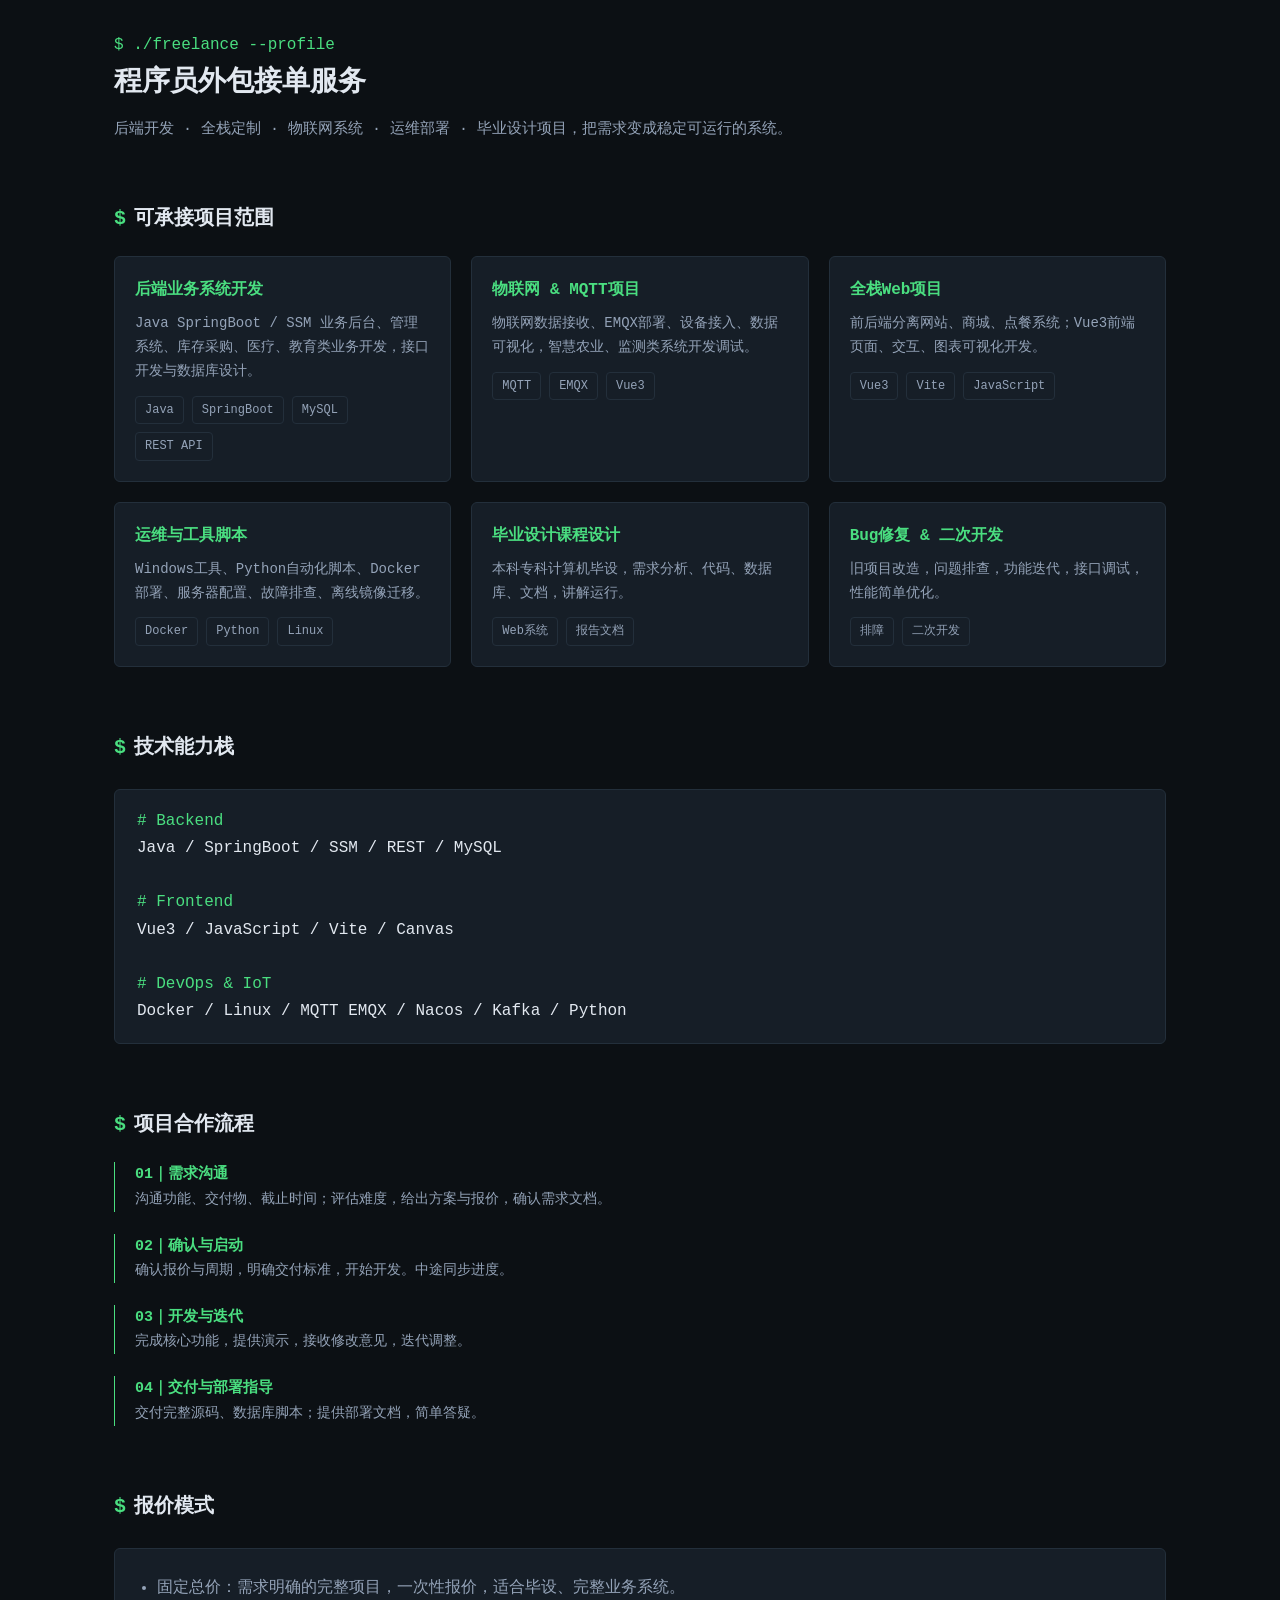
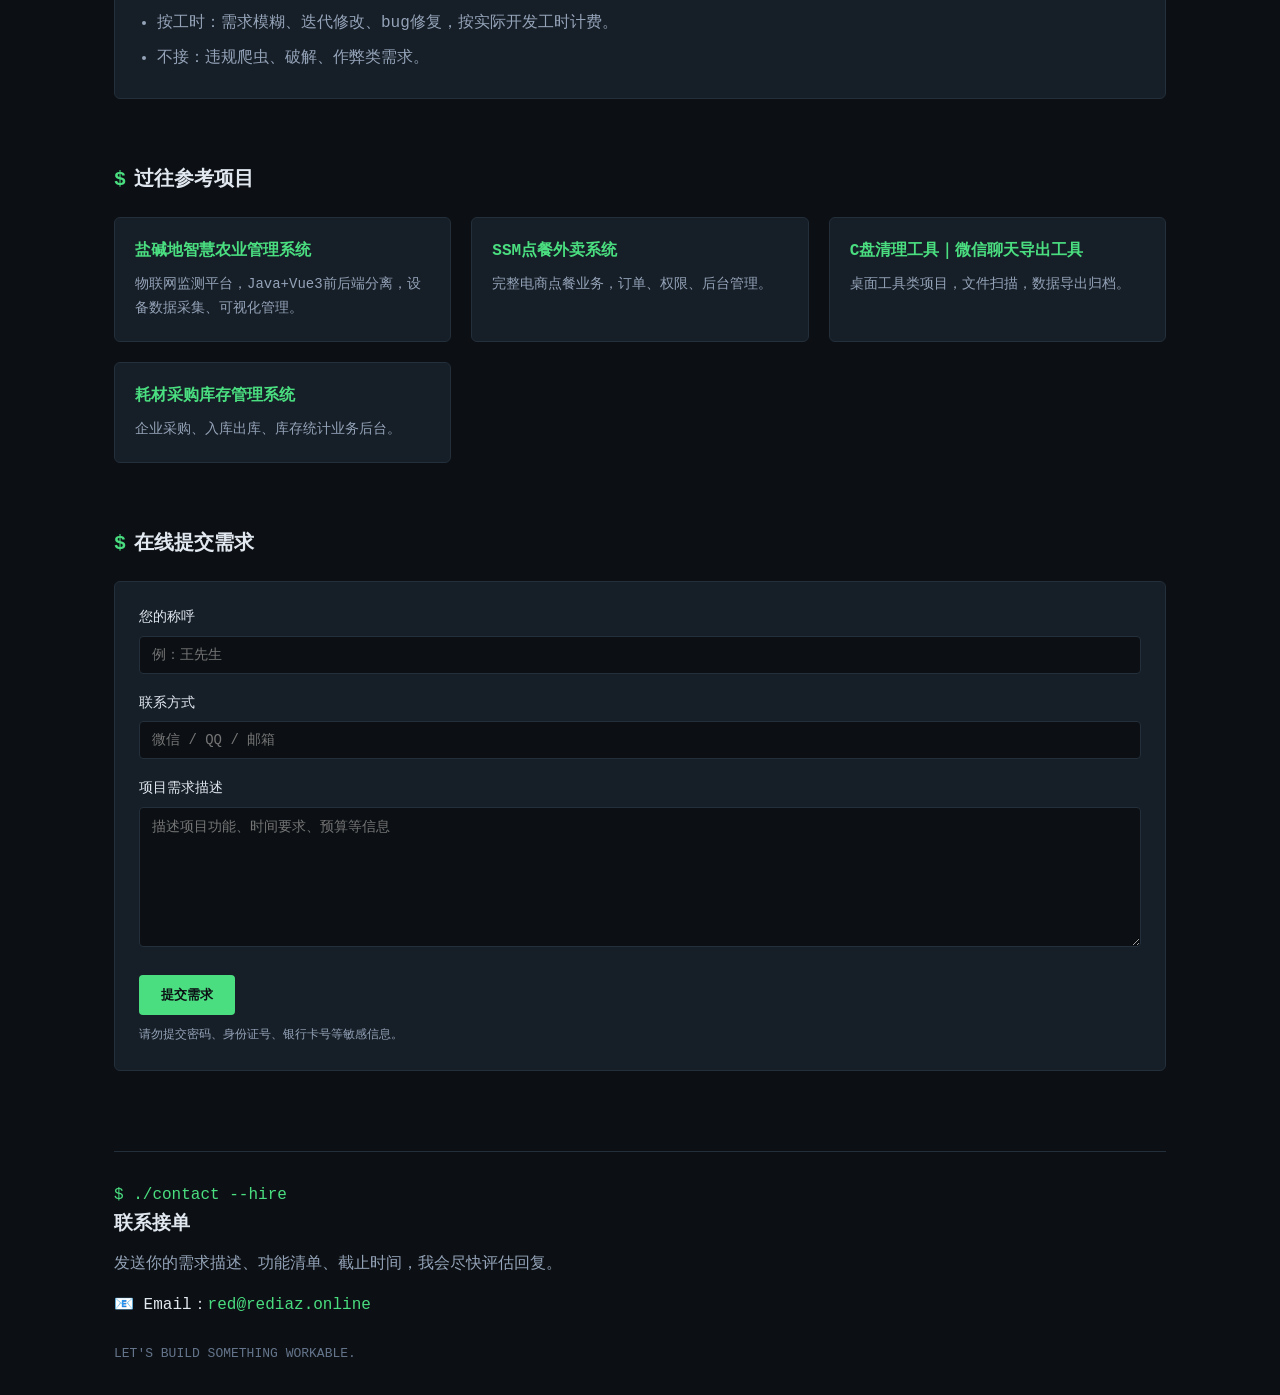
<file: assets/order/index.html>
<!DOCTYPE html>
<html lang="zh-CN">
<head>
    <meta charset="UTF-8">
    <meta name="viewport" content="width=device-width, initial-scale=1.0">
    <title>程序员接单 | 定制开发 · 后端 · 全栈 · 运维</title>
    <style>
        * {
            margin: 0;
            padding: 0;
            box-sizing: border-box;
        }

        :root {
            --bg: #0c1014;
            --text: #e2e8f0;
            --green: #4ade80;
            --gray: #94a3b8;
            --accent-dark: #161e27;
            --border: #232f3b;
            --danger: #f87171;
        }

        body {
            font-family: "JetBrains Mono", Consolas, Menlo, monospace;
            background-color: var(--bg);
            color: var(--text);
            line-height: 1.7;
            max-width: 1100px;
            margin: 0 auto;
            padding: 32px 24px;
        }

        .prompt {
            color: var(--green);
        }

        header {
            margin-bottom: 60px;
        }

        header h1 {
            font-size: 28px;
            margin-bottom: 10px;
        }

        .sub-desc {
            color: var(--gray);
            font-size: 15px;
            max-width:720px;
        }

        .cmd-block {
            background: var(--accent-dark);
            border:1px solid var(--border);
            padding:18px 22px;
            margin:24px 0;
            border-radius:6px;
        }

        section {
            margin-bottom: 64px;
        }

        section h2 {
            font-size:20px;
            margin-bottom:20px;
            display:flex;
            gap:8px;
        }

        .grid-2 {
            display: grid;
            grid-template-columns: repeat(auto-fit, minmax(300px, 1fr));
            gap:20px;
        }

        .card {
            background: var(--accent-dark);
            border:1px solid var(--border);
            padding:20px;
            border-radius:6px;
        }

        .card h3 {
            color:var(--green);
            margin-bottom:8px;
            font-size:16px;
        }
        .card p {
            color:var(--gray);
            font-size:14px;
        }

        .tag-list {
            display:flex;
            flex-wrap:wrap;
            gap:8px;
            margin-top:12px;
        }
        .tag {
            font-size:12px;
            padding:3px 9px;
            border:1px solid var(--border);
            border-radius:4px;
            color:var(--gray);
        }

        .timeline-item {
            margin-bottom:22px;
            padding-left:20px;
            border-left:1px solid var(--green);
        }
        .timeline-item h4 {
            color:var(--green);
            font-size:15px;
        }
        .timeline-item p {
            color:var(--gray);
            font-size:14px;
        }

        ul.dot-list {
            padding-left:20px;
            color:var(--gray);
        }
        ul.dot-list li {
            margin:8px 0;
        }

        /* 表单样式新增 */
        .form-wrap {
            background: var(--accent-dark);
            border:1px solid var(--border);
            border-radius:6px;
            padding:24px;
        }
        .form-row {
            margin-bottom:18px;
        }
        .form-row label {
            display:block;
            margin-bottom:6px;
            font-size:14px;
        }
        .form-row input,
        .form-row textarea {
            width:100%;
            background:#0c1014;
            border:1px solid var(--border);
            color:var(--text);
            border-radius:4px;
            padding:10px 12px;
            font-family: inherit;
            font-size:14px;
        }
        .form-row input:focus,
        .form-row textarea:focus {
            outline:2px solid var(--green);
            outline-offset:2px;
            border-color:transparent;
        }
        .form-row textarea {
            min-height:140px;
            resize: vertical;
        }
        .btn-submit {
            background-color: var(--green);
            color:#0c1014;
            border:none;
            padding:11px 22px;
            border-radius:4px;
            font-family: inherit;
            font-weight:bold;
            cursor:pointer;
        }
        .btn-submit:disabled {
            opacity:0.6;
            cursor:not-allowed;
        }
        .msg-success {
            color:var(--green);
            margin-top:12px;
        }
        .msg-error {
            color:var(--danger);
            margin-top:12px;
        }
        .form-tip {
            color:var(--gray);
            font-size:12px;
            margin-top:10px;
        }

        footer {
            margin-top:80px;
            padding-top:30px;
            border-top:1px solid var(--border);
        }
        footer a {
            color:var(--green);
            text-decoration:none;
        }
        footer a:hover {
            text-decoration: underline;
        }

        @media(max-width:640px){
            body{
                padding:20px 16px;
            }
            header h1{
                font-size:22px;
            }
        }
    </style>
</head>
<body>
<header>
    <div class="prompt">$ ./freelance --profile</div>
    <h1>程序员外包接单服务</h1>
    <p class="sub-desc">后端开发 · 全栈定制 · 物联网系统 · 运维部署 · 毕业设计项目，把需求变成稳定可运行的系统。</p>
</header>

<section>
    <h2><span class="prompt">$</span> 可承接项目范围</h2>
    <div class="grid-2">
        <div class="card">
            <h3>后端业务系统开发</h3>
            <p>Java SpringBoot / SSM 业务后台、管理系统、库存采购、医疗、教育类业务开发，接口开发与数据库设计。</p>
            <div class="tag-list">
                <span class="tag">Java</span>
                <span class="tag">SpringBoot</span>
                <span class="tag">MySQL</span>
                <span class="tag">REST API</span>
            </div>
        </div>
        <div class="card">
            <h3>物联网 & MQTT项目</h3>
            <p>物联网数据接收、EMQX部署、设备接入、数据可视化，智慧农业、监测类系统开发调试。</p>
            <div class="tag-list">
                <span class="tag">MQTT</span>
                <span class="tag">EMQX</span>
                <span class="tag">Vue3</span>
            </div>
        </div>
        <div class="card">
            <h3>全栈Web项目</h3>
            <p>前后端分离网站、商城、点餐系统；Vue3前端页面、交互、图表可视化开发。</p>
            <div class="tag-list">
                <span class="tag">Vue3</span>
                <span class="tag">Vite</span>
                <span class="tag">JavaScript</span>
            </div>
        </div>
        <div class="card">
            <h3>运维与工具脚本</h3>
            <p>Windows工具、Python自动化脚本、Docker部署、服务器配置、故障排查、离线镜像迁移。</p>
            <div class="tag-list">
                <span class="tag">Docker</span>
                <span class="tag">Python</span>
                <span class="tag">Linux</span>
            </div>
        </div>
        <div class="card">
            <h3>毕业设计课程设计</h3>
            <p>本科专科计算机毕设，需求分析、代码、数据库、文档，讲解运行。</p>
            <div class="tag-list">
                <span class="tag">Web系统</span>
                <span class="tag">报告文档</span>
            </div>
        </div>
        <div class="card">
            <h3>Bug修复 & 二次开发</h3>
            <p>旧项目改造，问题排查，功能迭代，接口调试，性能简单优化。</p>
            <div class="tag-list">
                <span class="tag">排障</span>
                <span class="tag">二次开发</span>
            </div>
        </div>
    </div>
</section>

<section>
    <h2><span class="prompt">$</span> 技术能力栈</h2>
    <div class="cmd-block">
        <div class="prompt"># Backend</div>
        <div>Java / SpringBoot / SSM / REST / MySQL</div>
        <br>
        <div class="prompt"># Frontend</div>
        <div>Vue3 / JavaScript / Vite / Canvas</div>
        <br>
        <div class="prompt"># DevOps & IoT</div>
        <div>Docker / Linux / MQTT EMQX / Nacos / Kafka / Python</div>
    </div>
</section>

<section>
    <h2><span class="prompt">$</span> 项目合作流程</h2>
    <div class="timeline-item">
        <h4>01｜需求沟通</h4>
        <p>沟通功能、交付物、截止时间；评估难度，给出方案与报价，确认需求文档。</p>
    </div>
    <div class="timeline-item">
        <h4>02｜确认与启动</h4>
        <p>确认报价与周期，明确交付标准，开始开发。中途同步进度。</p>
    </div>
    <div class="timeline-item">
        <h4>03｜开发与迭代</h4>
        <p>完成核心功能，提供演示，接收修改意见，迭代调整。</p>
    </div>
    <div class="timeline-item">
        <h4>04｜交付与部署指导</h4>
        <p>交付完整源码、数据库脚本；提供部署文档，简单答疑。</p>
    </div>
</section>

<section>
    <h2><span class="prompt">$</span> 报价模式</h2>
    <div class="cmd-block">
        <ul class="dot-list">
            <li>固定总价：需求明确的完整项目，一次性报价，适合毕设、完整业务系统。</li>
            <li>按工时：需求模糊、迭代修改、bug修复，按实际开发工时计费。</li>
            <li>不接：违规爬虫、破解、作弊类需求。</li>
        </ul>
    </div>
</section>

<section>
    <h2><span class="prompt">$</span> 过往参考项目</h2>
    <div class="grid-2">
        <div class="card">
            <h3>盐碱地智慧农业管理系统</h3>
            <p>物联网监测平台，Java+Vue3前后端分离，设备数据采集、可视化管理。</p>
        </div>
        <div class="card">
            <h3>SSM点餐外卖系统</h3>
            <p>完整电商点餐业务，订单、权限、后台管理。</p>
        </div>
        <div class="card">
            <h3>C盘清理工具｜微信聊天导出工具</h3>
            <p>桌面工具类项目，文件扫描，数据导出归档。</p>
        </div>
        <div class="card">
            <h3>耗材采购库存管理系统</h3>
            <p>企业采购、入库出库、库存统计业务后台。</p>
        </div>
    </div>
</section>

<!-- 新增表单提交模块 -->
<section>
    <h2><span class="prompt">$</span> 在线提交需求</h2>
    <div class="form-wrap">
        <form id="hireForm">
            <div class="form-row">
                <label for="name">您的称呼</label>
                <input id="name" type="text" name="name" required maxlength="100" autocomplete="name" placeholder="例：王先生">
            </div>
            <div class="form-row">
                <label for="contact">联系方式</label>
                <input id="contact" type="text" name="contact" required maxlength="200" autocomplete="email" placeholder="微信 / QQ / 邮箱">
            </div>
            <div class="form-row">
                <label for="requirement">项目需求描述</label>
                <textarea id="requirement" name="requirement" required maxlength="2000" placeholder="描述项目功能、时间要求、预算等信息"></textarea>
            </div>
            <button type="submit" class="btn-submit" id="submitBtn">提交需求</button>
            <div id="msgBox" role="status" aria-live="polite"></div>
            <p class="form-tip">请勿提交密码、身份证号、银行卡号等敏感信息。</p>
        </form>
    </div>
</section>

<footer>
    <div class="prompt">$ ./contact --hire</div>
    <h3>联系接单</h3>
    <p style="margin-top:10px;color:var(--gray)">发送你的需求描述、功能清单、截止时间，我会尽快评估回复。</p>
    <div style="margin-top:14px;">
        <p>📧 Email：<a href="mailto:red@rediaz.online">red@rediaz.online</a></p>
    </div>
    <p style="margin-top:24px;font-size:13px;color:#64748b">LET'S BUILD SOMETHING WORKABLE.</p>
</footer>

<script>
    // 表单通过 HTTPS Worker 转发，接口密钥仅保存在 Worker Secret 中。
    const baseUrl = "https://form-proxy.yangziqiang162.workers.dev";
    const projectId = "freelance-hire";
    const requestTimeout = 15000;

    const formEl = document.getElementById('hireForm');
    const submitBtn = document.getElementById('submitBtn');
    const msgBox = document.getElementById('msgBox');

    function showMessage(message, type) {
        msgBox.textContent = message;
        msgBox.className = type === 'success' ? 'msg-success' : 'msg-error';
    }

    formEl.addEventListener('submit', async function(e){
        e.preventDefault();
        msgBox.textContent = '';
        msgBox.className = '';

        if (!formEl.reportValidity()) {
            return;
        }

        submitBtn.disabled = true;
        submitBtn.textContent = '提交中...';

        const fd = new FormData(formEl);
        const fields = {
            称呼: fd.get('name').trim(),
            联系方式: fd.get('contact').trim(),
            需求描述: fd.get('requirement').trim(),
            来源页面: "程序员接单页面"
        };
        const payload = {
            project: projectId,
            title: "新接单咨询：" + fields.称呼,
            fields: fields
        };
        const controller = new AbortController();
        const timeoutId = setTimeout(() => controller.abort(), requestTimeout);

        try {
            const resp = await fetch(`${baseUrl}/api/v1/submissions`, {
                method: "POST",
                headers: {
                    "Content-Type":"application/json; charset=UTF-8"
                },
                body: JSON.stringify(payload),
                signal: controller.signal
            });
            const contentType = resp.headers.get('content-type') || '';
            const result = contentType.includes('application/json') ? await resp.json() : {};

            if (!resp.ok || result.code !== 200) {
                let tip = result.msg || "提交失败，请稍后重试";
                if(resp.status === 400) tip = "提交内容有误：" + tip;
                if(resp.status === 403) tip = "提交服务验证失败，请通过页面底部邮箱联系";
                if(resp.status === 413) tip = "提交内容过大，请精简需求描述";
                if(resp.status === 429) tip = "请求过于频繁，请稍后再提交";
                showMessage(tip, 'error');
                return;
            }

            showMessage('提交成功！我会尽快联系你。', 'success');
            formEl.reset();
        } catch(err){
            const message = err.name === 'AbortError'
                ? '提交超时，请稍后重试。'
                : '网络异常，请稍后重试，或通过页面底部邮箱联系。';
            showMessage(message, 'error');
            console.error('表单提交失败', err);
        } finally {
            clearTimeout(timeoutId);
            submitBtn.disabled = false;
            submitBtn.textContent = '提交需求';
        }
    });
</script>

</body>
</html>
</file>
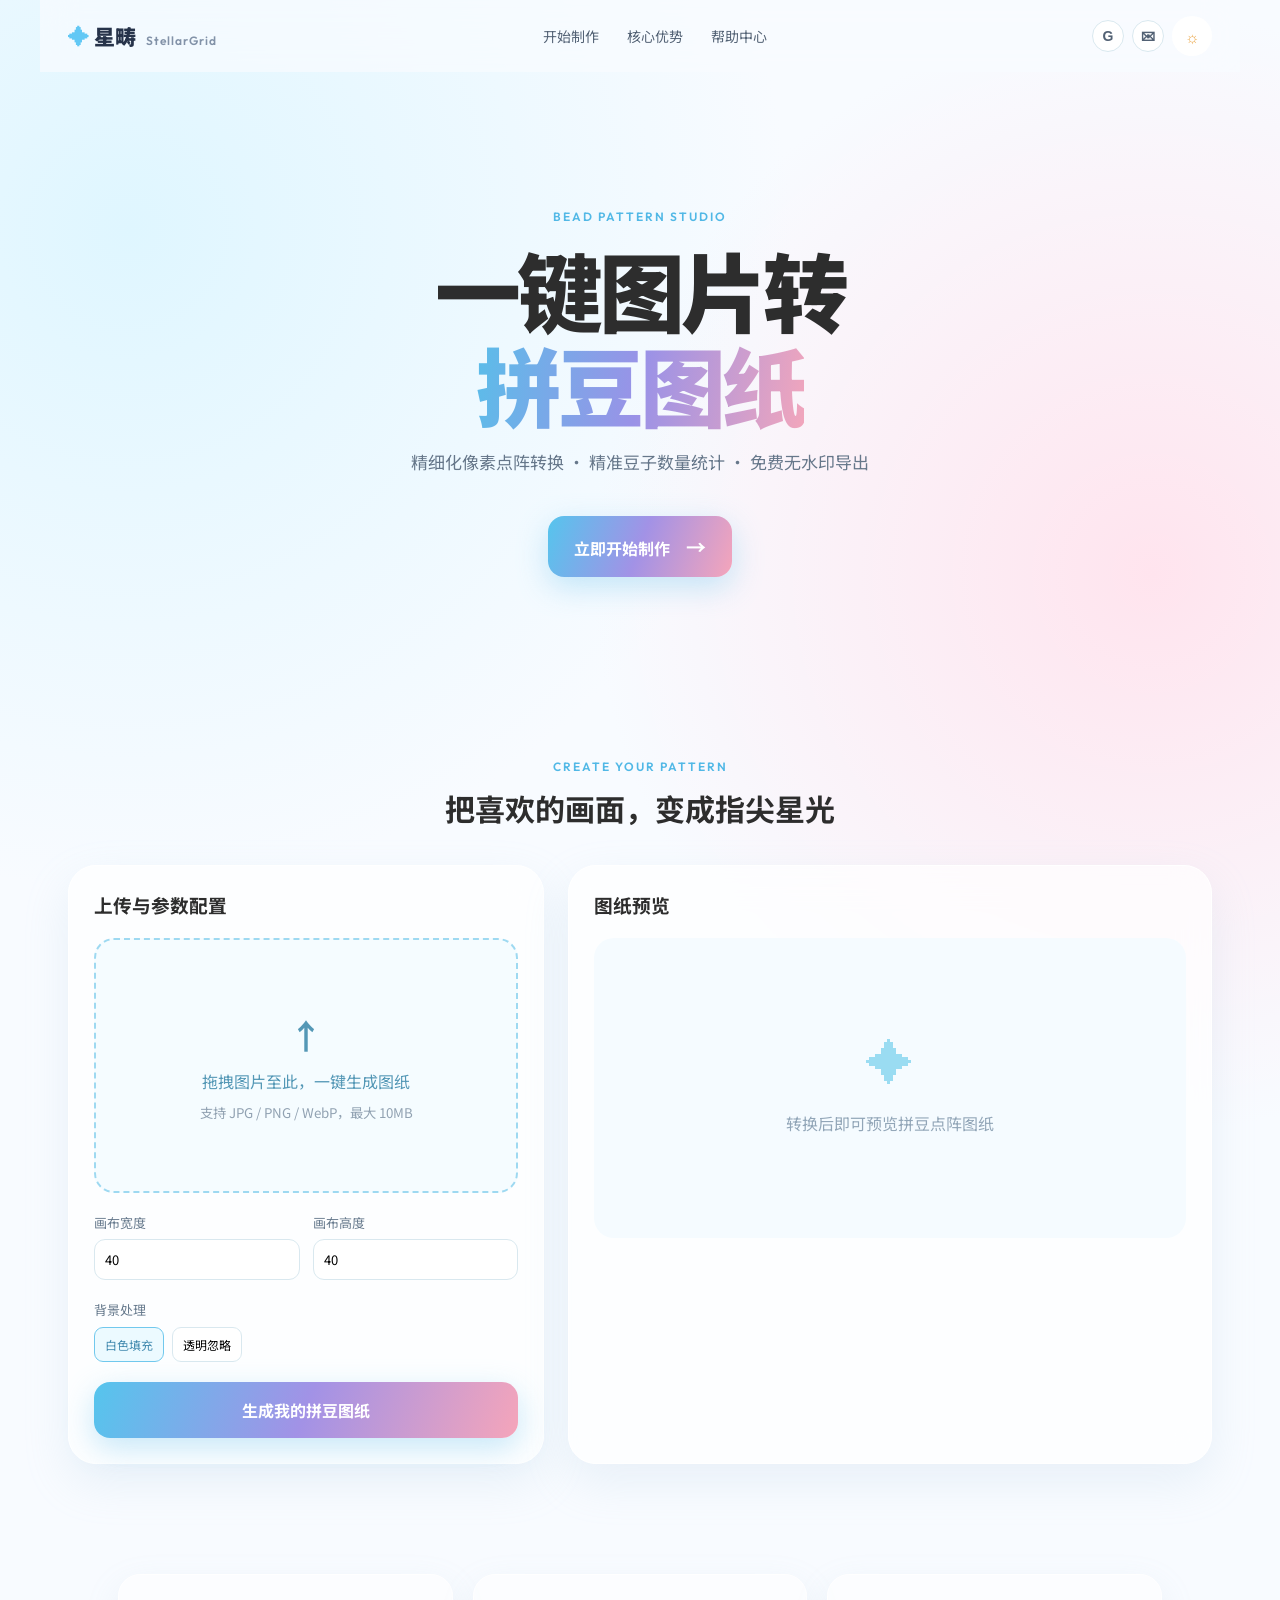
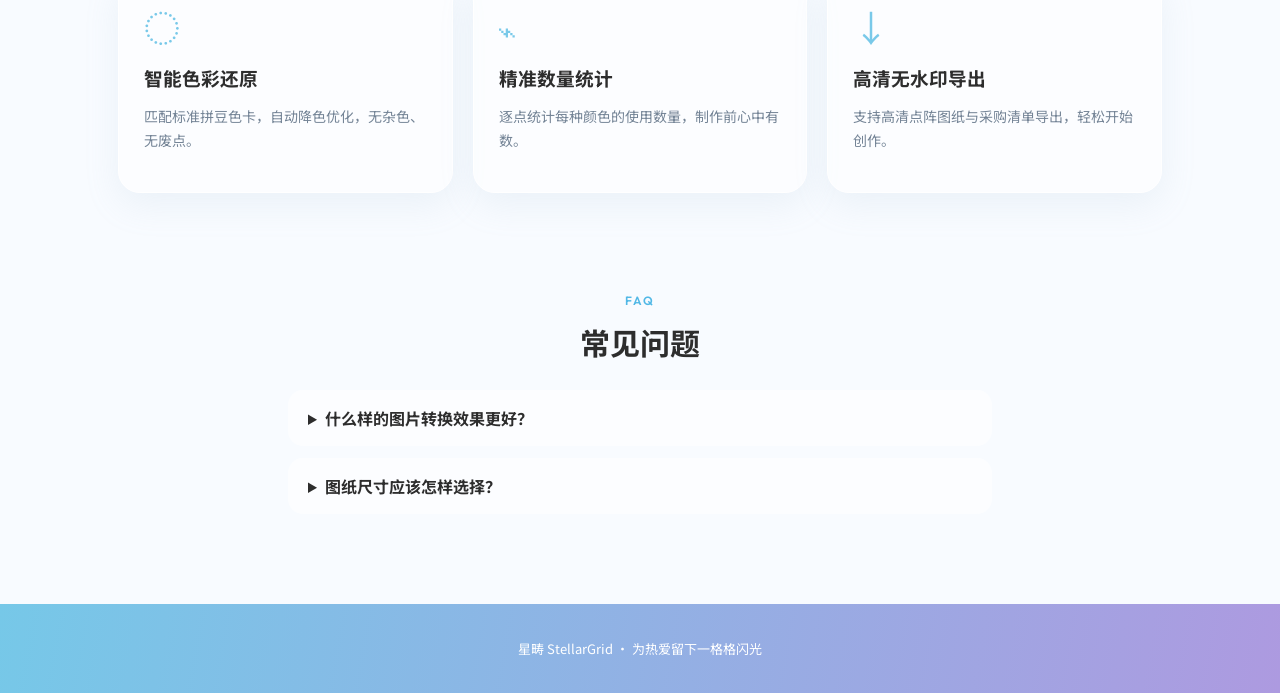
<file: assets/StellarGrid/index.html>
<!doctype html>
<html lang="zh-CN">
<head>
    <meta charset="UTF-8"/>
    <meta name="viewport" content="width=device-width, initial-scale=1, viewport-fit=cover"/>
    <meta name="theme-color" content="#f5fbff"/>
    <title>星畴 StellarGrid - 拼豆图纸生成器</title>
  <script type="module" crossorigin src="/assets/StellarGrid/assets/index-ChLU_rDm.js"></script>
  <link rel="stylesheet" crossorigin href="/assets/StellarGrid/assets/index-CDUJaZ3g.css">
</head>
<body>
<div id="app"></div>
</body>
</html>
</file>
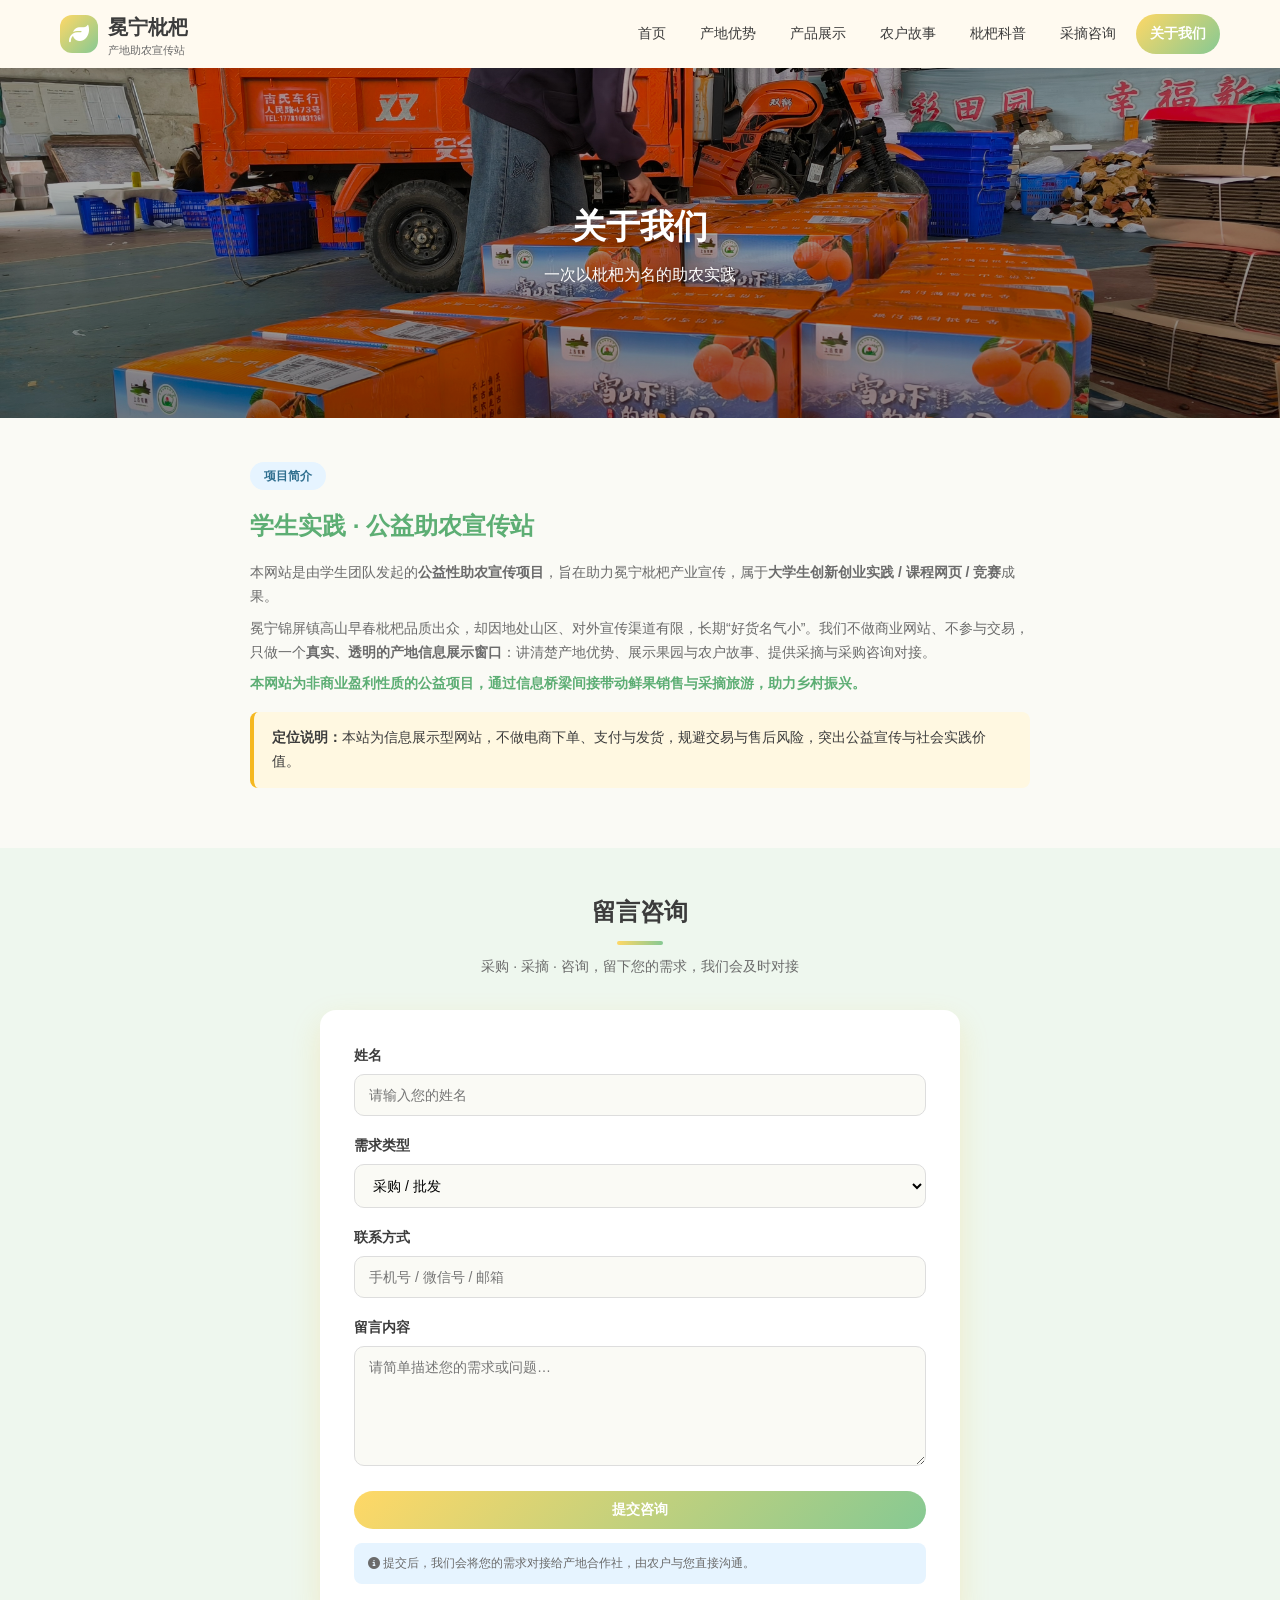
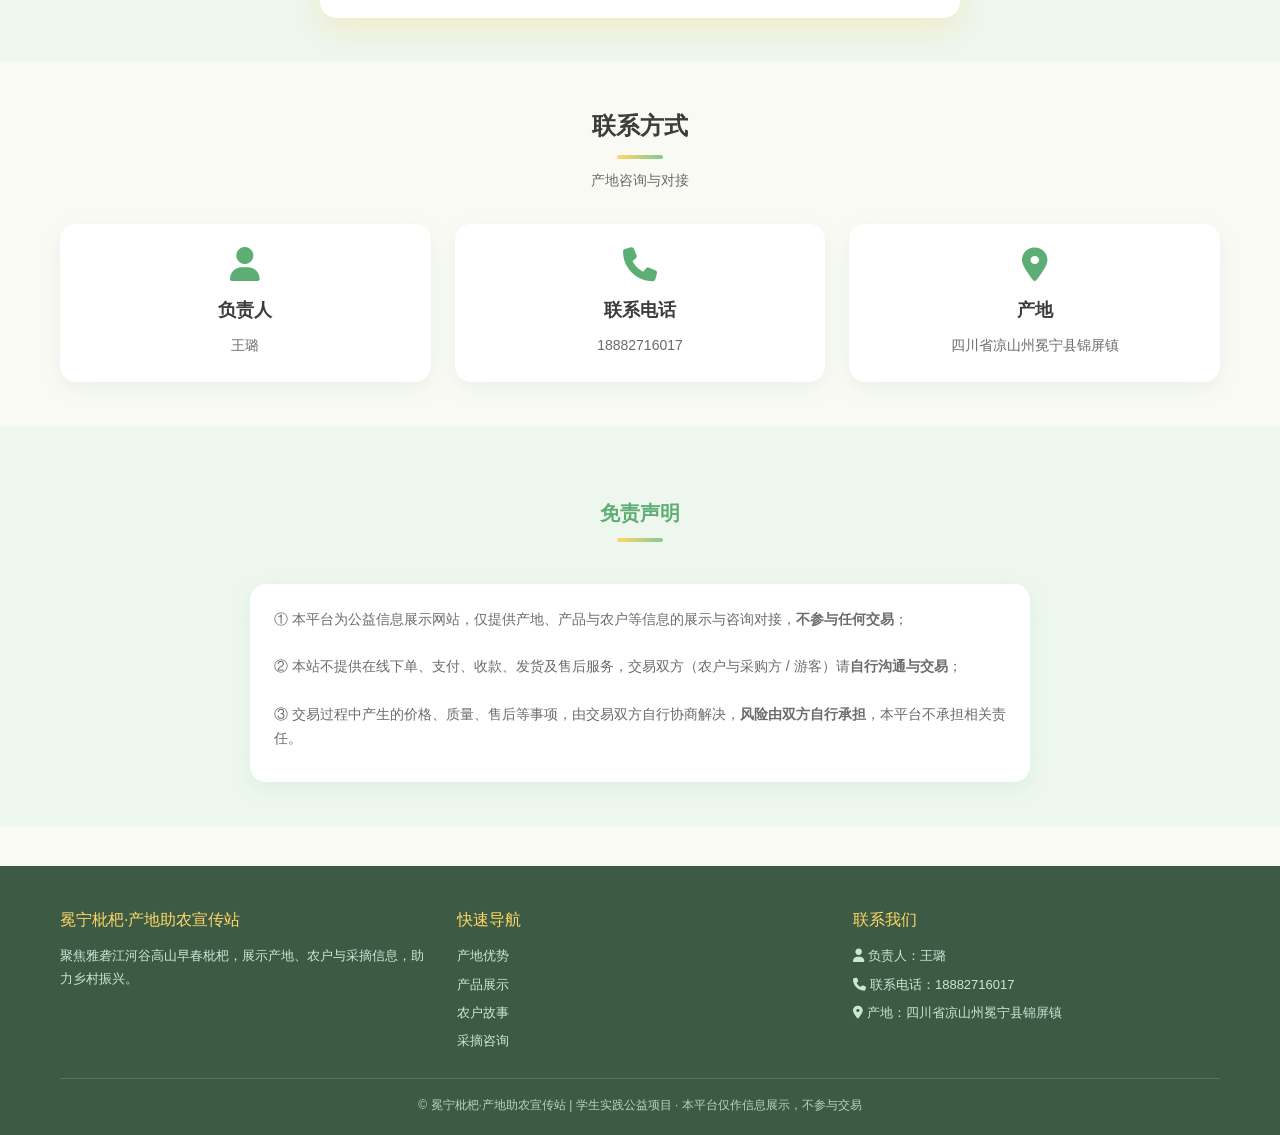
<file: assets/LoquatPromotion/about.html>
<!DOCTYPE html>
<html lang="zh-CN">
<head>
  <meta charset="UTF-8">
  <meta name="viewport" content="width=device-width, initial-scale=1.0">
  <meta name="description" content="关于我们与留言联系——冕宁枇杷产地助农宣传站项目介绍、留言咨询表单与平台免责声明。">
  <title>关于我们 | 冕宁枇杷·产地助农宣传站</title>
  <link rel="stylesheet" href="css/style.css">
  <link rel="stylesheet" href="https://cdnjs.cloudflare.com/ajax/libs/font-awesome/6.5.0/css/all.min.css">
</head>
<body>
  <!-- ===== 顶部导航 ===== -->
  <header class="site-header">
    <div class="container navbar">
      <a href="index.html" class="logo">
        <span class="logo-icon"><i class="fa-solid fa-leaf"></i></span>
        <span>冕宁枇杷<small>产地助农宣传站</small></span>
      </a>
      <button class="mobile-toggle" aria-label="打开菜单"><i class="fa-solid fa-bars"></i></button>
      <nav class="nav-list">
        <a href="index.html">首页</a>
        <a href="origin.html">产地优势</a>
        <a href="products.html">产品展示</a>
        <a href="farmers.html">农户故事</a>
        <a href="science.html">枇杷科普</a>
        <a href="travel.html">采摘咨询</a>
        <a href="about.html" class="active">关于我们</a>
      </nav>
    </div>
  </header>

  <!-- ===== 页面横幅 ===== -->
  <div class="hero-banner" style="background-image:url('img/产地优势/枇杷装箱.jpg');">
    <div class="banner-text">
      <h1>关于我们</h1>
      <p>一次以枇杷为名的助农实践</p>
    </div>
  </div>

  <!-- ===== 项目介绍 ===== -->
  <section class="section">
    <div class="container article reveal">
      <span class="badge">项目简介</span>
      <h2 style="font-size:24px;margin:6px 0 14px;">学生实践 · 公益助农宣传站</h2>
      <p>本网站是由学生团队发起的<b>公益性助农宣传项目</b>，旨在助力冕宁枇杷产业宣传，属于<b>大学生创新创业实践 / 课程网页 / 竞赛</b>成果。</p>
      <p>冕宁锦屏镇高山早春枇杷品质出众，却因地处山区、对外宣传渠道有限，长期“好货名气小”。我们不做商业网站、不参与交易，只做一个<b>真实、透明的产地信息展示窗口</b>：讲清楚产地优势、展示果园与农户故事、提供采摘与采购咨询对接。</p>
      <p><strong style="color:#5DAE74;">本网站为非商业盈利性质的公益项目，通过信息桥梁间接带动鲜果销售与采摘旅游，助力乡村振兴。</strong></p>
      <div class="tip-box">
        <strong>定位说明：</strong>本站为信息展示型网站，不做电商下单、支付与发货，规避交易与售后风险，突出公益宣传与社会实践价值。
      </div>
    </div>
  </section>

  <!-- ===== 留言表单 ===== -->
  <section class="section" style="background:#eef7ee;">
    <div class="container">
      <div class="section-title">
        <h2>留言咨询</h2>
        <p>采购 · 采摘 · 咨询，留下您的需求，我们会及时对接</p>
      </div>
      <div class="form-wrap reveal">
        <form onsubmit="return submitEnquiry(this);" method="post" action="#">
          <div class="form-group">
            <label for="name">姓名</label>
            <input type="text" id="name" name="name" placeholder="请输入您的姓名" required>
          </div>
          <div class="form-group">
            <label for="type">需求类型</label>
            <select id="type" name="type">
              <option value="purchase">采购 / 批发</option>
              <option value="travel">采摘体验</option>
              <option value="consult">一般咨询</option>
            </select>
          </div>
          <div class="form-group">
            <label for="contact">联系方式</label>
            <input type="text" id="contact" name="contact" placeholder="手机号 / 微信号 / 邮箱" required>
          </div>
          <div class="form-group">
            <label for="content">留言内容</label>
            <textarea id="content" name="content" placeholder="请简单描述您的需求或问题…"></textarea>
          </div>
          <button type="submit" class="btn" style="width:100%;border:none;">提交咨询</button>

          <p class="form-note"><i class="fa-solid fa-circle-info"></i> 提交后，我们会将您的需求对接给产地合作社，由农户与您直接沟通。</p>
        </form>
      </div>
    </div>
  </section>

  <!-- ===== 联系方式 ===== -->
  <section class="section">
    <div class="container">
      <div class="section-title">
        <h2>联系方式</h2>
        <p>产地咨询与对接</p>
      </div>
      <div class="grid-3">
        <div class="card reveal" style="text-align:center;">
          <i class="fa-solid fa-user" style="font-size:34px;color:var(--brand-green-deep);"></i>
          <h3 style="margin-top:10px;">负责人</h3>
          <p>王璐</p>
        </div>
        <div class="card reveal" style="text-align:center;">
          <i class="fa-solid fa-phone" style="font-size:34px;color:var(--brand-green-deep);"></i>
          <h3 style="margin-top:10px;">联系电话</h3>
          <p>18882716017</p>
        </div>
        <div class="card reveal" style="text-align:center;">
          <i class="fa-solid fa-location-dot" style="font-size:34px;color:var(--brand-green-deep);"></i>
          <h3 style="margin-top:10px;">产地</h3>
          <p>四川省凉山州冕宁县锦屏镇</p>
        </div>
      </div>
    </div>
  </section>

  <!-- ===== 免责声明 ===== -->
  <section class="section" style="background:#eef7ee;">
    <div class="container article">
      <div class="section-title">
        <h2>免责声明</h2>
      </div>
      <div class="card reveal">
        <p style="color:var(--text-gray);">
          ① 本平台为公益信息展示网站，仅提供产地、产品与农户等信息的展示与咨询对接，<b>不参与任何交易</b>；<br><br>
          ② 本站不提供在线下单、支付、收款、发货及售后服务，交易双方（农户与采购方 / 游客）请<b>自行沟通与交易</b>；<br><br>
          ③ 交易过程中产生的价格、质量、售后等事项，由交易双方自行协商解决，<b>风险由双方自行承担</b>，本平台不承担相关责任。
        </p>
      </div>
    </div>
  </section>

  <!-- ===== 页脚 ===== -->
  <footer class="site-footer">
    <div class="container">
      <div class="footer-grid">
        <div>
          <div class="footer-title">冕宁枇杷·产地助农宣传站</div>
          <p>聚焦雅砻江河谷高山早春枇杷，展示产地、农户与采摘信息，助力乡村振兴。</p>
        </div>
        <div>
          <div class="footer-title">快速导航</div>
          <ul>
            <li><a href="origin.html">产地优势</a></li>
            <li><a href="products.html">产品展示</a></li>
            <li><a href="farmers.html">农户故事</a></li>
            <li><a href="travel.html">采摘咨询</a></li>
          </ul>
        </div>
        <div>
          <div class="footer-title">联系我们</div>
          <p><i class="fa-solid fa-user"></i> 负责人：王璐</p>
          <p><i class="fa-solid fa-phone"></i> 联系电话：18882716017</p>
          <p><i class="fa-solid fa-location-dot"></i> 产地：四川省凉山州冕宁县锦屏镇</p>
        </div>
      </div>
      <div class="footer-bottom">
        <p>© 冕宁枇杷·产地助农宣传站 | 学生实践公益项目 · 本平台仅作信息展示，不参与交易</p>
      </div>
    </div>
  </footer>

  <script src="js/main.js"></script>
</body>
</html>
</file>
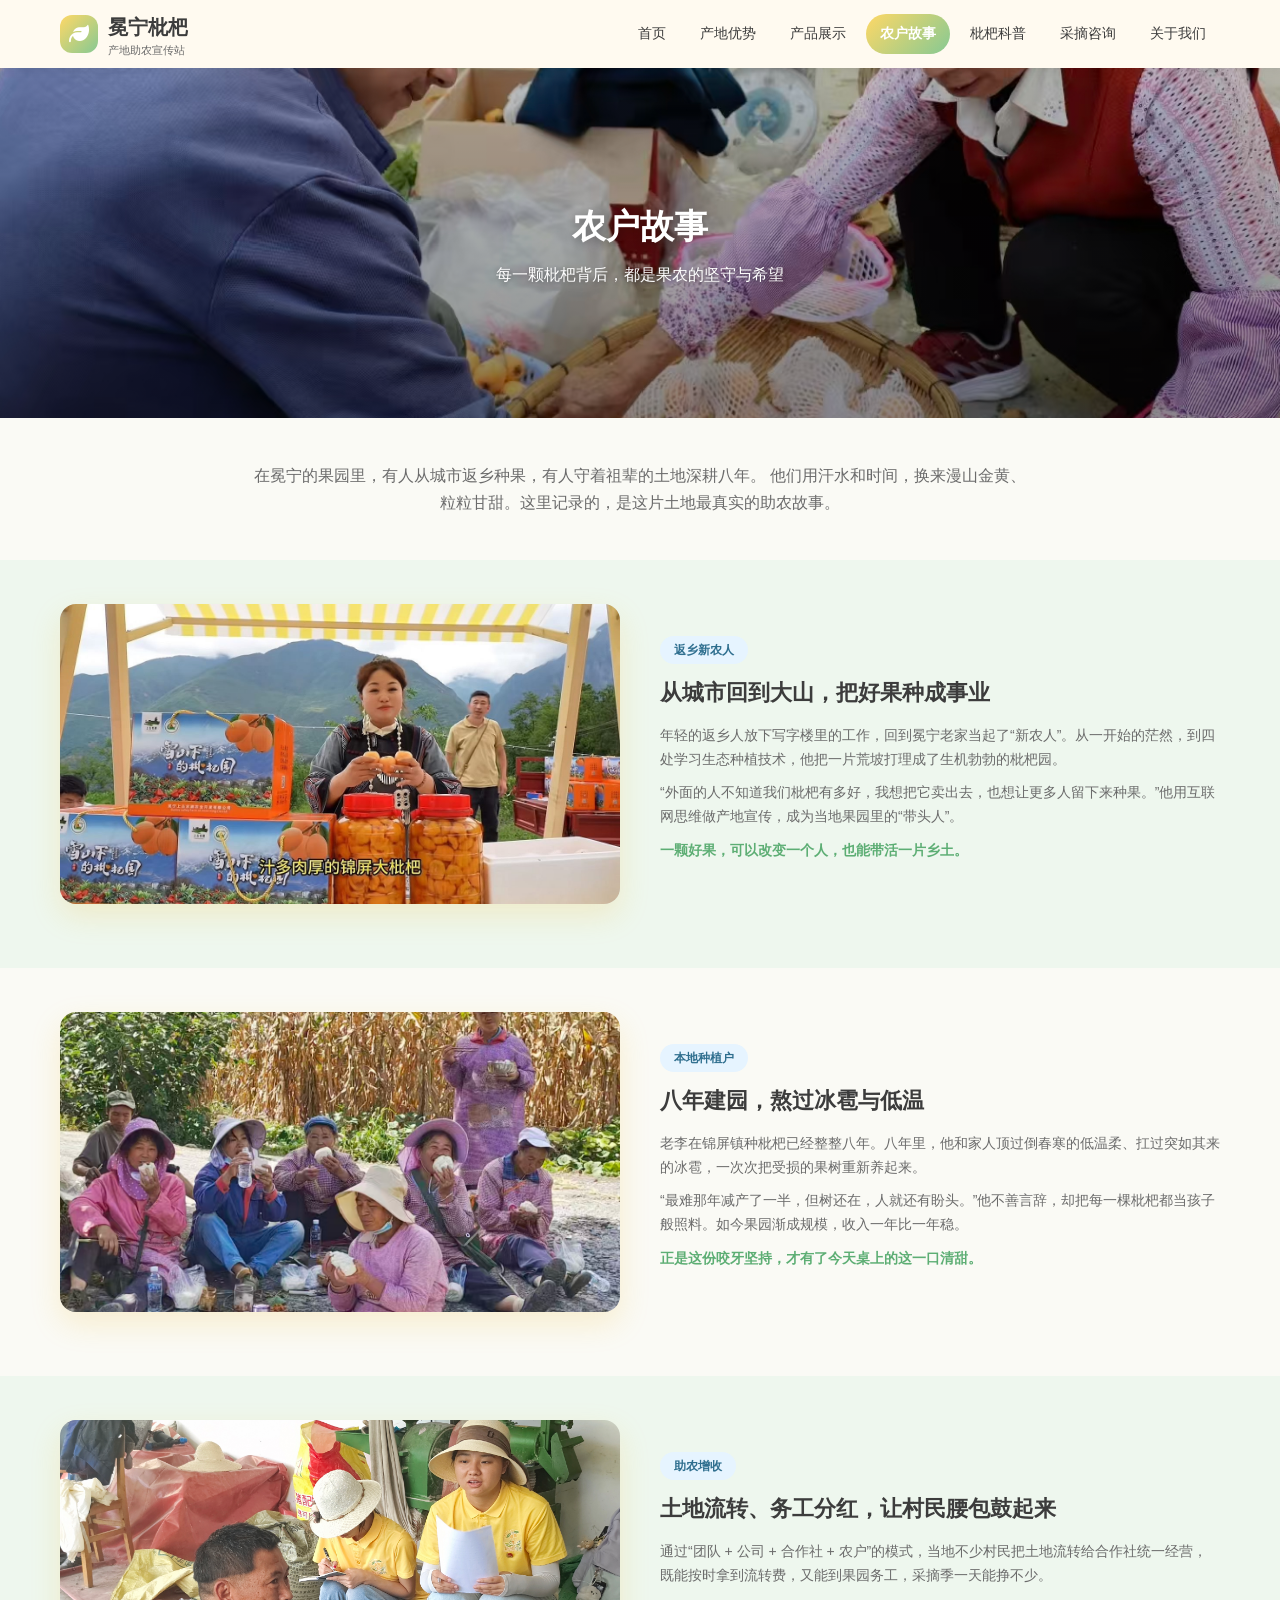
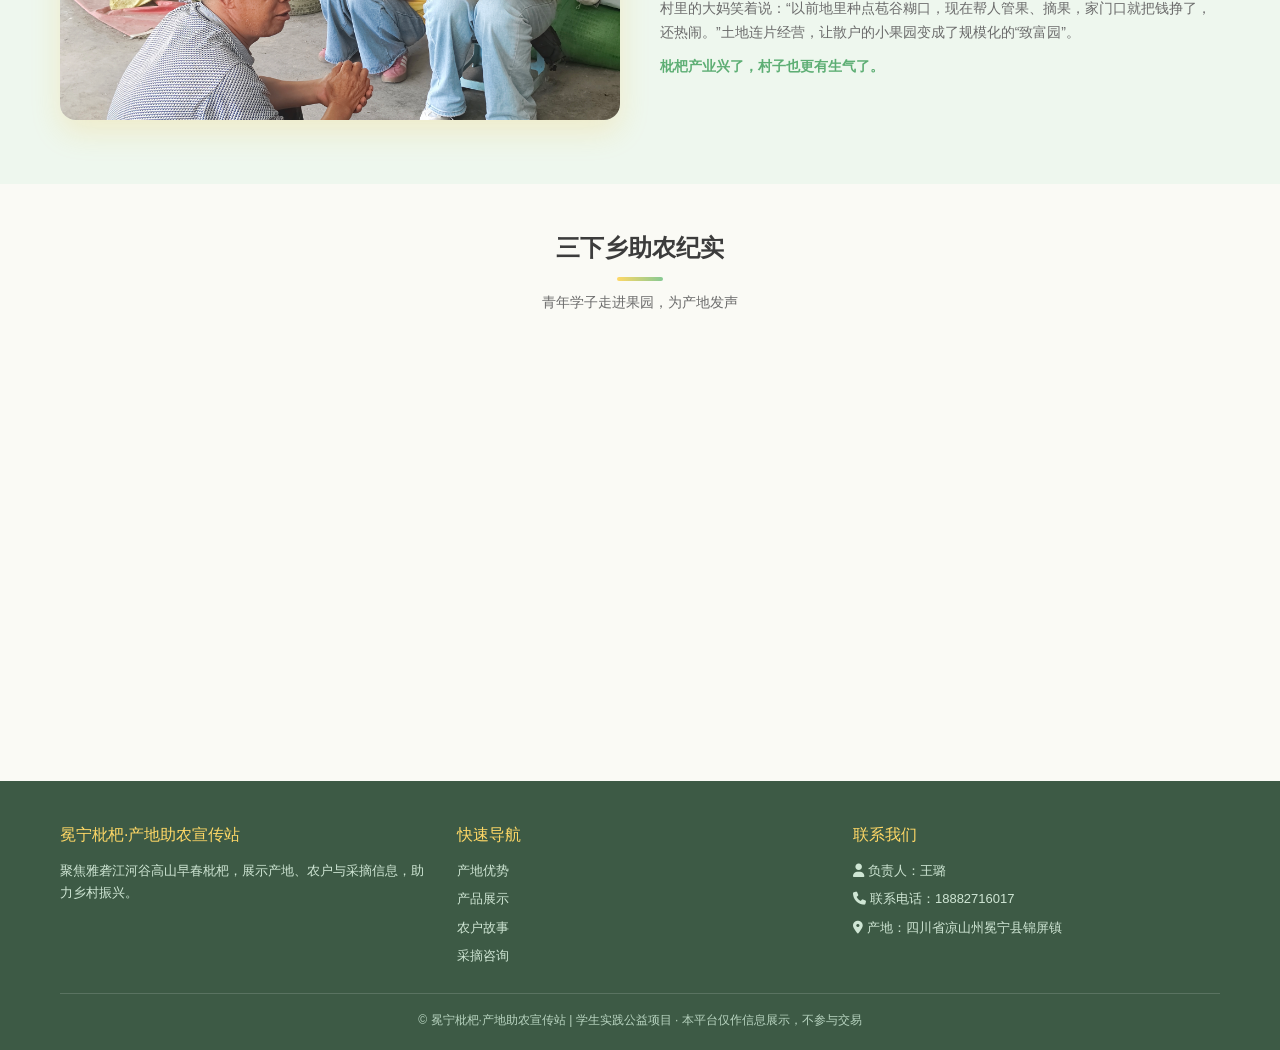
<file: assets/LoquatPromotion/farmers.html>
<!DOCTYPE html>
<html lang="zh-CN">
<head>
  <meta charset="UTF-8">
  <meta name="viewport" content="width=device-width, initial-scale=1.0">
  <meta name="description" content="冕宁枇杷农户故事——返乡新农人、本地种植户的真实经历与助农增收故事。">
  <title>农户故事 | 冕宁枇杷·产地助农宣传站</title>
  <link rel="stylesheet" href="css/style.css">
  <link rel="stylesheet" href="https://cdnjs.cloudflare.com/ajax/libs/font-awesome/6.5.0/css/all.min.css">
</head>
<body>
  <!-- ===== 顶部导航 ===== -->
  <header class="site-header">
    <div class="container navbar">
      <a href="index.html" class="logo">
        <span class="logo-icon"><i class="fa-solid fa-leaf"></i></span>
        <span>冕宁枇杷<small>产地助农宣传站</small></span>
      </a>
      <button class="mobile-toggle" aria-label="打开菜单"><i class="fa-solid fa-bars"></i></button>
      <nav class="nav-list">
        <a href="index.html">首页</a>
        <a href="origin.html">产地优势</a>
        <a href="products.html">产品展示</a>
        <a href="farmers.html" class="active">农户故事</a>
        <a href="science.html">枇杷科普</a>
        <a href="travel.html">采摘咨询</a>
        <a href="about.html">关于我们</a>
      </nav>
    </div>
  </header>

  <!-- ===== 页面横幅 ===== -->
  <div class="hero-banner" style="background-image:url('img/农户故事/农户枇杷套袋.png');">
    <div class="banner-text">
      <h1>农户故事</h1>
      <p>每一颗枇杷背后，都是果农的坚守与希望</p>
    </div>
  </div>

  <!-- ===== 引言 ===== -->
  <section class="section">
    <div class="container" style="max-width:820px;text-align:center;">
      <p style="font-size:16px;color:var(--text-gray);" class="reveal">
        在冕宁的果园里，有人从城市返乡种果，有人守着祖辈的土地深耕八年。
        他们用汗水和时间，换来漫山金黄、粒粒甘甜。这里记录的，是这片土地最真实的助农故事。
      </p>
    </div>
  </section>

  <!-- ===== 故事一 ===== -->
  <section class="section" style="background:#eef7ee;">
    <div class="container split">
      <img src="img/助农直播.jpg" alt="返乡新农人助农直播" class="reveal">
      <div class="text reveal">
        <span class="badge">返乡新农人</span>
        <h2>从城市回到大山，把好果种成事业</h2>
        <p>年轻的返乡人放下写字楼里的工作，回到冕宁老家当起了“新农人”。从一开始的茫然，到四处学习生态种植技术，他把一片荒坡打理成了生机勃勃的枇杷园。</p>
        <p>“外面的人不知道我们枇杷有多好，我想把它卖出去，也想让更多人留下来种果。”他用互联网思维做产地宣传，成为当地果园里的“带头人”。</p>
        <p><strong style="color:#5DAE74;">一颗好果，可以改变一个人，也能带活一片乡土。</strong></p>
      </div>
    </div>
  </section>

  <!-- ===== 故事二 ===== -->
  <section class="section">
    <div class="container split reverse">
      <img src="img/农户故事/枇杷丰收季农户吃午餐.png" alt="本地种植户沟通" class="reveal">
      <div class="text reveal">
        <span class="badge">本地种植户</span>
        <h2>八年建园，熬过冰雹与低温</h2>
        <p>老李在锦屏镇种枇杷已经整整八年。八年里，他和家人顶过倒春寒的低温柔、扛过突如其来的冰雹，一次次把受损的果树重新养起来。</p>
        <p>“最难那年减产了一半，但树还在，人就还有盼头。”他不善言辞，却把每一棵枇杷都当孩子般照料。如今果园渐成规模，收入一年比一年稳。</p>
        <p><strong style="color:#5DAE74;">正是这份咬牙坚持，才有了今天桌上的这一口清甜。</strong></p>
      </div>
    </div>
  </section>

  <!-- ===== 故事三 ===== -->
  <section class="section" style="background:#eef7ee;">
    <div class="container split">
      <img src="img/农户故事/倾听农户意见及枇杷售卖现状.jpg" alt="村民增收与土地流转" class="reveal">
      <div class="text reveal">
        <span class="badge">助农增收</span>
        <h2>土地流转、务工分红，让村民腰包鼓起来</h2>
        <p>通过“团队 + 公司 + 合作社 + 农户”的模式，当地不少村民把土地流转给合作社统一经营，既能按时拿到流转费，又能到果园务工，采摘季一天能挣不少。</p>
        <p>村里的大妈笑着说：“以前地里种点苞谷糊口，现在帮人管果、摘果，家门口就把钱挣了，还热闹。”土地连片经营，让散户的小果园变成了规模化的“致富园”。</p>
        <p><strong style="color:#5DAE74;">枇杷产业兴了，村子也更有生气了。</strong></p>
      </div>
    </div>
  </section>

  <!-- ===== 三下乡助农纪实 ===== -->
  <section class="section">
    <div class="container">
      <div class="section-title">
        <h2>三下乡助农纪实</h2>
        <p>青年学子走进果园，为产地发声</p>
      </div>
      <div class="grid-3">
        <div class="card reveal">
          <img src="img/微信图片_202609021730471.jpg" alt="三下乡实践走进果园">
          <h3>走进果园</h3>
          <p>大学生实践团队来到冕宁果园，实地了解枇杷种植与产地环境。</p>
        </div>
        <div class="card reveal">
          <img src="img/农户故事/倾听农户意见及枇杷售卖现状2.jpg" alt="与农户沟通">
          <h3>倾听农户</h3>
          <p>与果农面对面交流，记录他们真实的种植经历与期望。</p>
        </div>
        <div class="card reveal">
          <img src="img/农户故事/枇杷丰收季农户吃午餐.png" alt="丰收季农户生活">
          <h3>丰收共乐</h3>
          <p>丰收季里，果农们忙碌一整天，歇下来一起吃顿热乎饭，共享枇杷丰收的喜悦。</p>
        </div>
      </div>
    </div>
  </section>

  <!-- ===== 页脚 ===== -->
  <footer class="site-footer">
    <div class="container">
      <div class="footer-grid">
        <div>
          <div class="footer-title">冕宁枇杷·产地助农宣传站</div>
          <p>聚焦雅砻江河谷高山早春枇杷，展示产地、农户与采摘信息，助力乡村振兴。</p>
        </div>
        <div>
          <div class="footer-title">快速导航</div>
          <ul>
            <li><a href="origin.html">产地优势</a></li>
            <li><a href="products.html">产品展示</a></li>
            <li><a href="farmers.html">农户故事</a></li>
            <li><a href="travel.html">采摘咨询</a></li>
          </ul>
        </div>
        <div>
          <div class="footer-title">联系我们</div>
          <p><i class="fa-solid fa-user"></i> 负责人：王璐</p>
          <p><i class="fa-solid fa-phone"></i> 联系电话：18882716017</p>
          <p><i class="fa-solid fa-location-dot"></i> 产地：四川省凉山州冕宁县锦屏镇</p>
        </div>
      </div>
      <div class="footer-bottom">
        <p>© 冕宁枇杷·产地助农宣传站 | 学生实践公益项目 · 本平台仅作信息展示，不参与交易</p>
      </div>
    </div>
  </footer>

  <script src="js/main.js"></script>
</body>
</html>
</file>
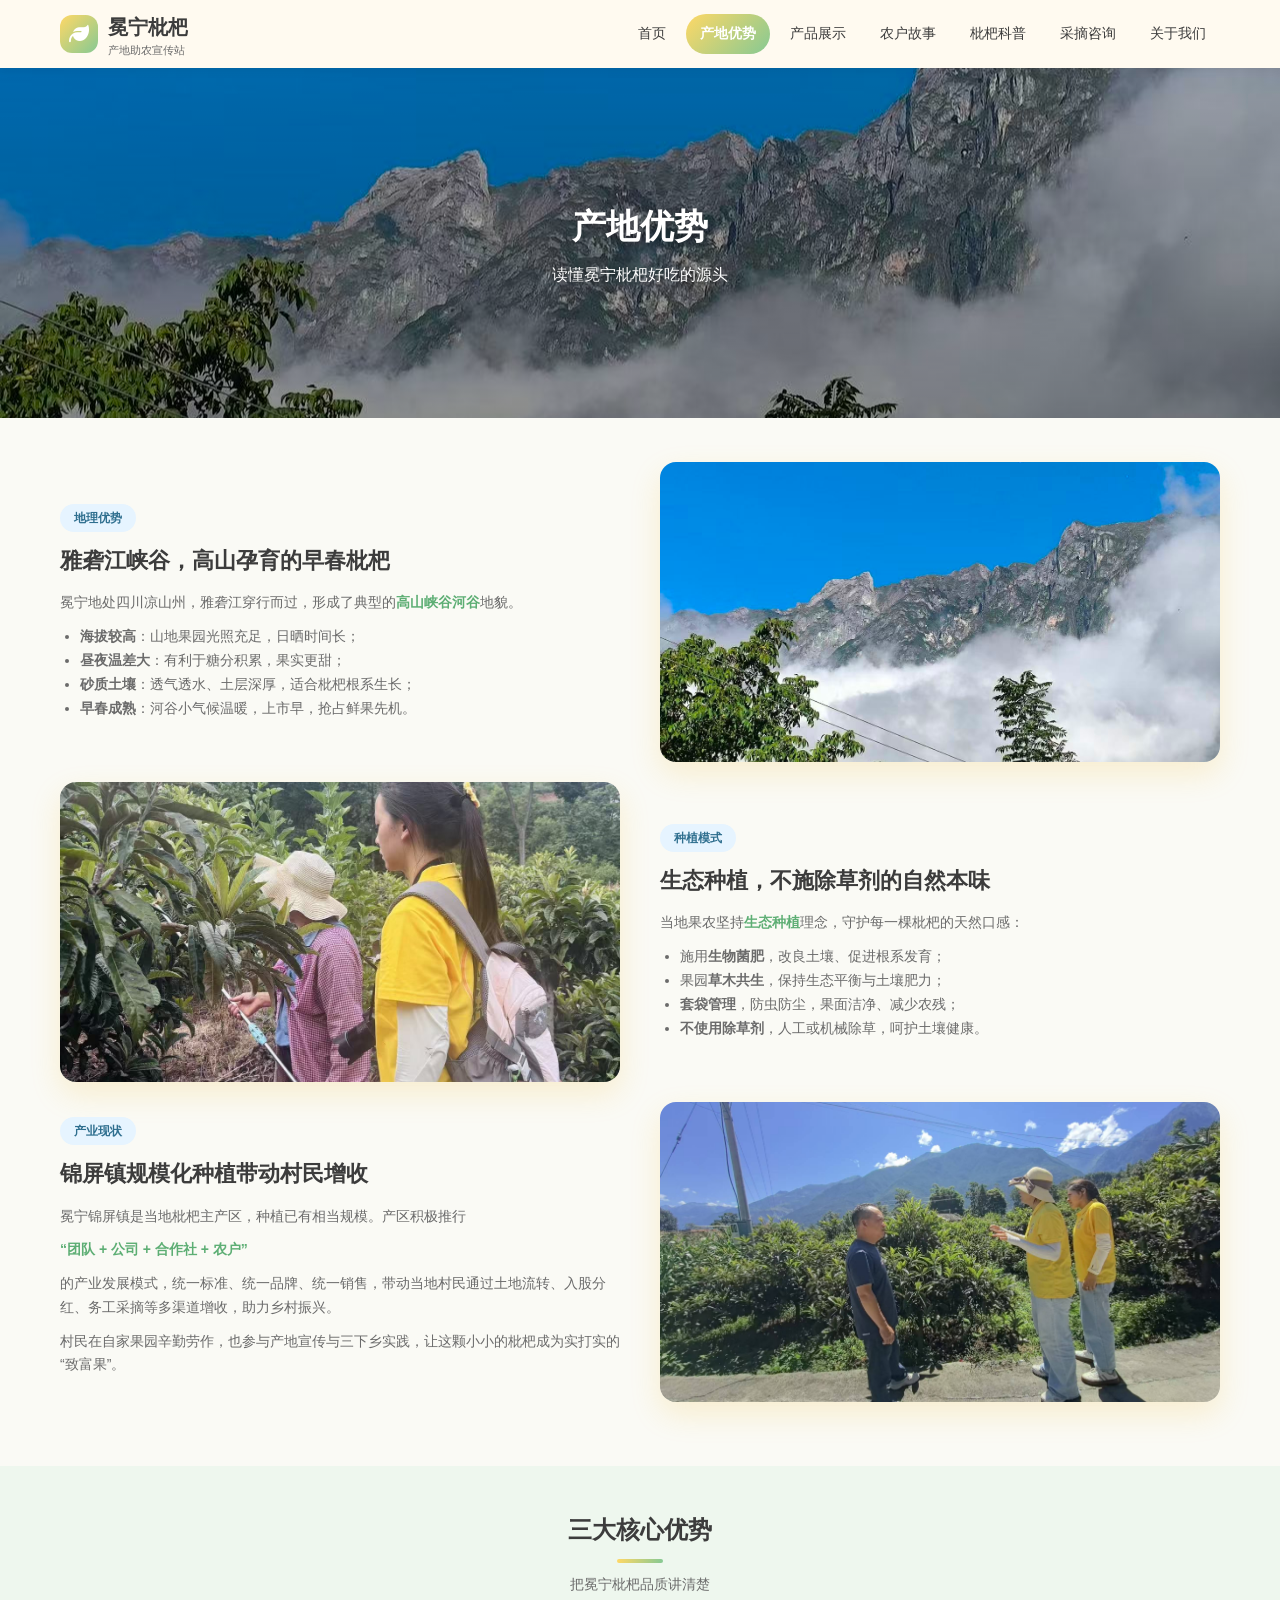
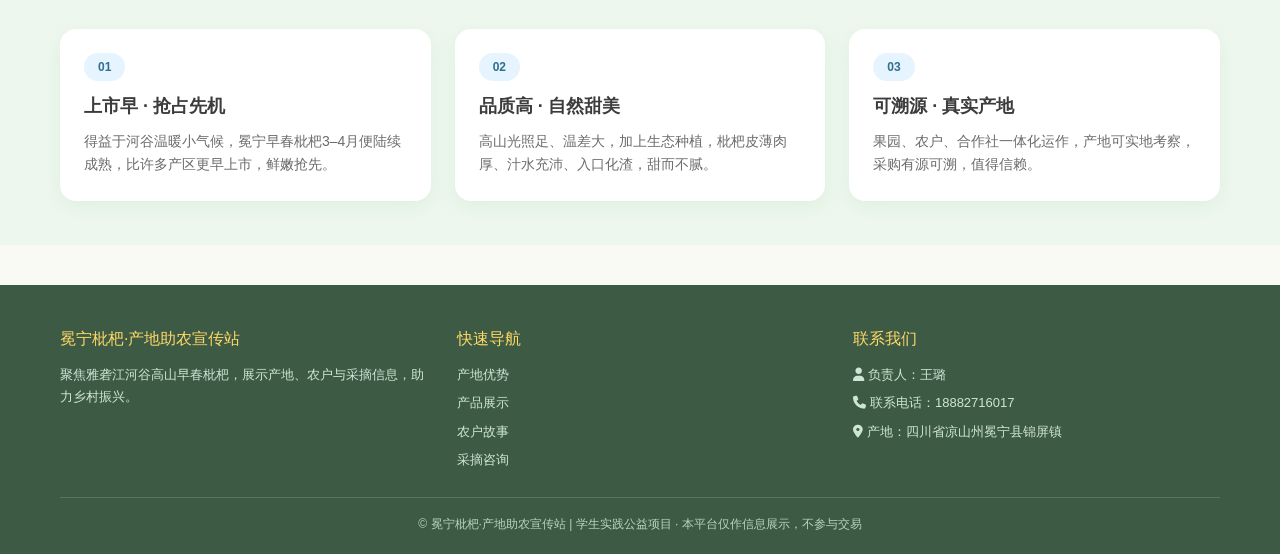
<file: assets/LoquatPromotion/origin.html>
<!DOCTYPE html>
<html lang="zh-CN">
<head>
  <meta charset="UTF-8">
  <meta name="viewport" content="width=device-width, initial-scale=1.0">
  <meta name="description" content="冕宁枇杷产地优势——雅砻江峡谷地理环境、生态种植模式与产业发展现状。">
  <title>产地优势 | 冕宁枇杷·产地助农宣传站</title>
  <link rel="stylesheet" href="css/style.css">
  <link rel="stylesheet" href="https://cdnjs.cloudflare.com/ajax/libs/font-awesome/6.5.0/css/all.min.css">
</head>
<body>
  <!-- ===== 顶部导航 ===== -->
  <header class="site-header">
    <div class="container navbar">
      <a href="index.html" class="logo">
        <span class="logo-icon"><i class="fa-solid fa-leaf"></i></span>
        <span>冕宁枇杷<small>产地助农宣传站</small></span>
      </a>
      <button class="mobile-toggle" aria-label="打开菜单"><i class="fa-solid fa-bars"></i></button>
      <nav class="nav-list">
        <a href="index.html">首页</a>
        <a href="origin.html" class="active">产地优势</a>
        <a href="products.html">产品展示</a>
        <a href="farmers.html">农户故事</a>
        <a href="science.html">枇杷科普</a>
        <a href="travel.html">采摘咨询</a>
        <a href="about.html">关于我们</a>
      </nav>
    </div>
  </header>

  <!-- ===== 页面横幅 ===== -->
  <div class="hero-banner" style="background-image:url('img/产地优势/山野图片.jpg');">
    <div class="banner-text">
      <h1>产地优势</h1>
      <p>读懂冕宁枇杷好吃的源头</p>
    </div>
  </div>

  <!-- ===== 地理环境 ===== -->
  <section class="section">
    <div class="container">
      <div class="split reveal">
        <div class="text">
          <span class="badge">地理优势</span>
          <h2>雅砻江峡谷，高山孕育的早春枇杷</h2>
          <p>冕宁地处四川凉山州，雅砻江穿行而过，形成了典型的<b class="highlight">高山峡谷河谷</b>地貌。</p>
          <ul style="list-style:disc;padding-left:20px;color:var(--text-gray);">
            <li><b>海拔较高</b>：山地果园光照充足，日晒时间长；</li>
            <li><b>昼夜温差大</b>：有利于糖分积累，果实更甜；</li>
            <li><b>砂质土壤</b>：透气透水、土层深厚，适合枇杷根系生长；</li>
            <li><b>早春成熟</b>：河谷小气候温暖，上市早，抢占鲜果先机。</li>
          </ul>
        </div>
        <img src="img/产地优势/山野图片.jpg" alt="锦屏镇产地站与山地环境实拍">
      </div>

      <div class="split reverse reveal">
        <div class="text">
          <span class="badge">种植模式</span>
          <h2>生态种植，不施除草剂的自然本味</h2>
          <p>当地果农坚持<b class="highlight">生态种植</b>理念，守护每一棵枇杷的天然口感：</p>
          <ul style="list-style:disc;padding-left:20px;color:var(--text-gray);">
            <li>施用<b>生物菌肥</b>，改良土壤、促进根系发育；</li>
            <li>果园<b>草木共生</b>，保持生态平衡与土壤肥力；</li>
            <li><b>套袋管理</b>，防虫防尘，果面洁净、减少农残；</li>
            <li><b>不使用除草剂</b>，人工或机械除草，呵护土壤健康。</li>
          </ul>
        </div>
        <img src="img/枇杷采摘基地.jpg" alt="锦屏镇枇杷果园生态种植实拍">
      </div>

      <div class="split reveal">
        <div class="text">
          <span class="badge">产业现状</span>
          <h2>锦屏镇规模化种植带动村民增收</h2>
          <p>冕宁锦屏镇是当地枇杷主产区，种植已有相当规模。产区积极推行</p>
          <p style="color:var(--brand-green-deep);font-weight:600;">“团队 + 公司 + 合作社 + 农户”</p>
          <p>的产业发展模式，统一标准、统一品牌、统一销售，带动当地村民通过土地流转、入股分红、务工采摘等多渠道增收，助力乡村振兴。</p>
          <p>村民在自家果园辛勤劳作，也参与产地宣传与三下乡实践，让这颗小小的枇杷成为实打实的“致富果”。</p>
        </div>
        <img src="img/微信图片_202609021730471.jpg" alt="锦屏镇规模化枇杷种植实景">
      </div>
    </div>
  </section>

  <!-- ===== 三大优势卡片 ===== -->
  <section class="section" style="background:#eef7ee;">
    <div class="container">
      <div class="section-title">
        <h2>三大核心优势</h2>
        <p>把冕宁枇杷品质讲清楚</p>
      </div>
      <div class="grid-3">
        <div class="card reveal">
          <span class="badge">01</span>
          <h3>上市早 · 抢占先机</h3>
          <p>得益于河谷温暖小气候，冕宁早春枇杷3–4月便陆续成熟，比许多产区更早上市，鲜嫩抢先。</p>
        </div>
        <div class="card reveal">
          <span class="badge">02</span>
          <h3>品质高 · 自然甜美</h3>
          <p>高山光照足、温差大，加上生态种植，枇杷皮薄肉厚、汁水充沛、入口化渣，甜而不腻。</p>
        </div>
        <div class="card reveal">
          <span class="badge">03</span>
          <h3>可溯源 · 真实产地</h3>
          <p>果园、农户、合作社一体化运作，产地可实地考察，采购有源可溯，值得信赖。</p>
        </div>
      </div>
    </div>
  </section>

  <!-- ===== 页脚 ===== -->
  <footer class="site-footer">
    <div class="container">
      <div class="footer-grid">
        <div>
          <div class="footer-title">冕宁枇杷·产地助农宣传站</div>
          <p>聚焦雅砻江河谷高山早春枇杷，展示产地、农户与采摘信息，助力乡村振兴。</p>
        </div>
        <div>
          <div class="footer-title">快速导航</div>
          <ul>
            <li><a href="origin.html">产地优势</a></li>
            <li><a href="products.html">产品展示</a></li>
            <li><a href="farmers.html">农户故事</a></li>
            <li><a href="travel.html">采摘咨询</a></li>
          </ul>
        </div>
        <div>
          <div class="footer-title">联系我们</div>
          <p><i class="fa-solid fa-user"></i> 负责人：王璐</p>
          <p><i class="fa-solid fa-phone"></i> 联系电话：18882716017</p>
          <p><i class="fa-solid fa-location-dot"></i> 产地：四川省凉山州冕宁县锦屏镇</p>
        </div>
      </div>
      <div class="footer-bottom">
        <p>© 冕宁枇杷·产地助农宣传站 | 学生实践公益项目 · 本平台仅作信息展示，不参与交易</p>
      </div>
    </div>
  </footer>

  <script src="js/main.js"></script>
</body>
</html>
</file>
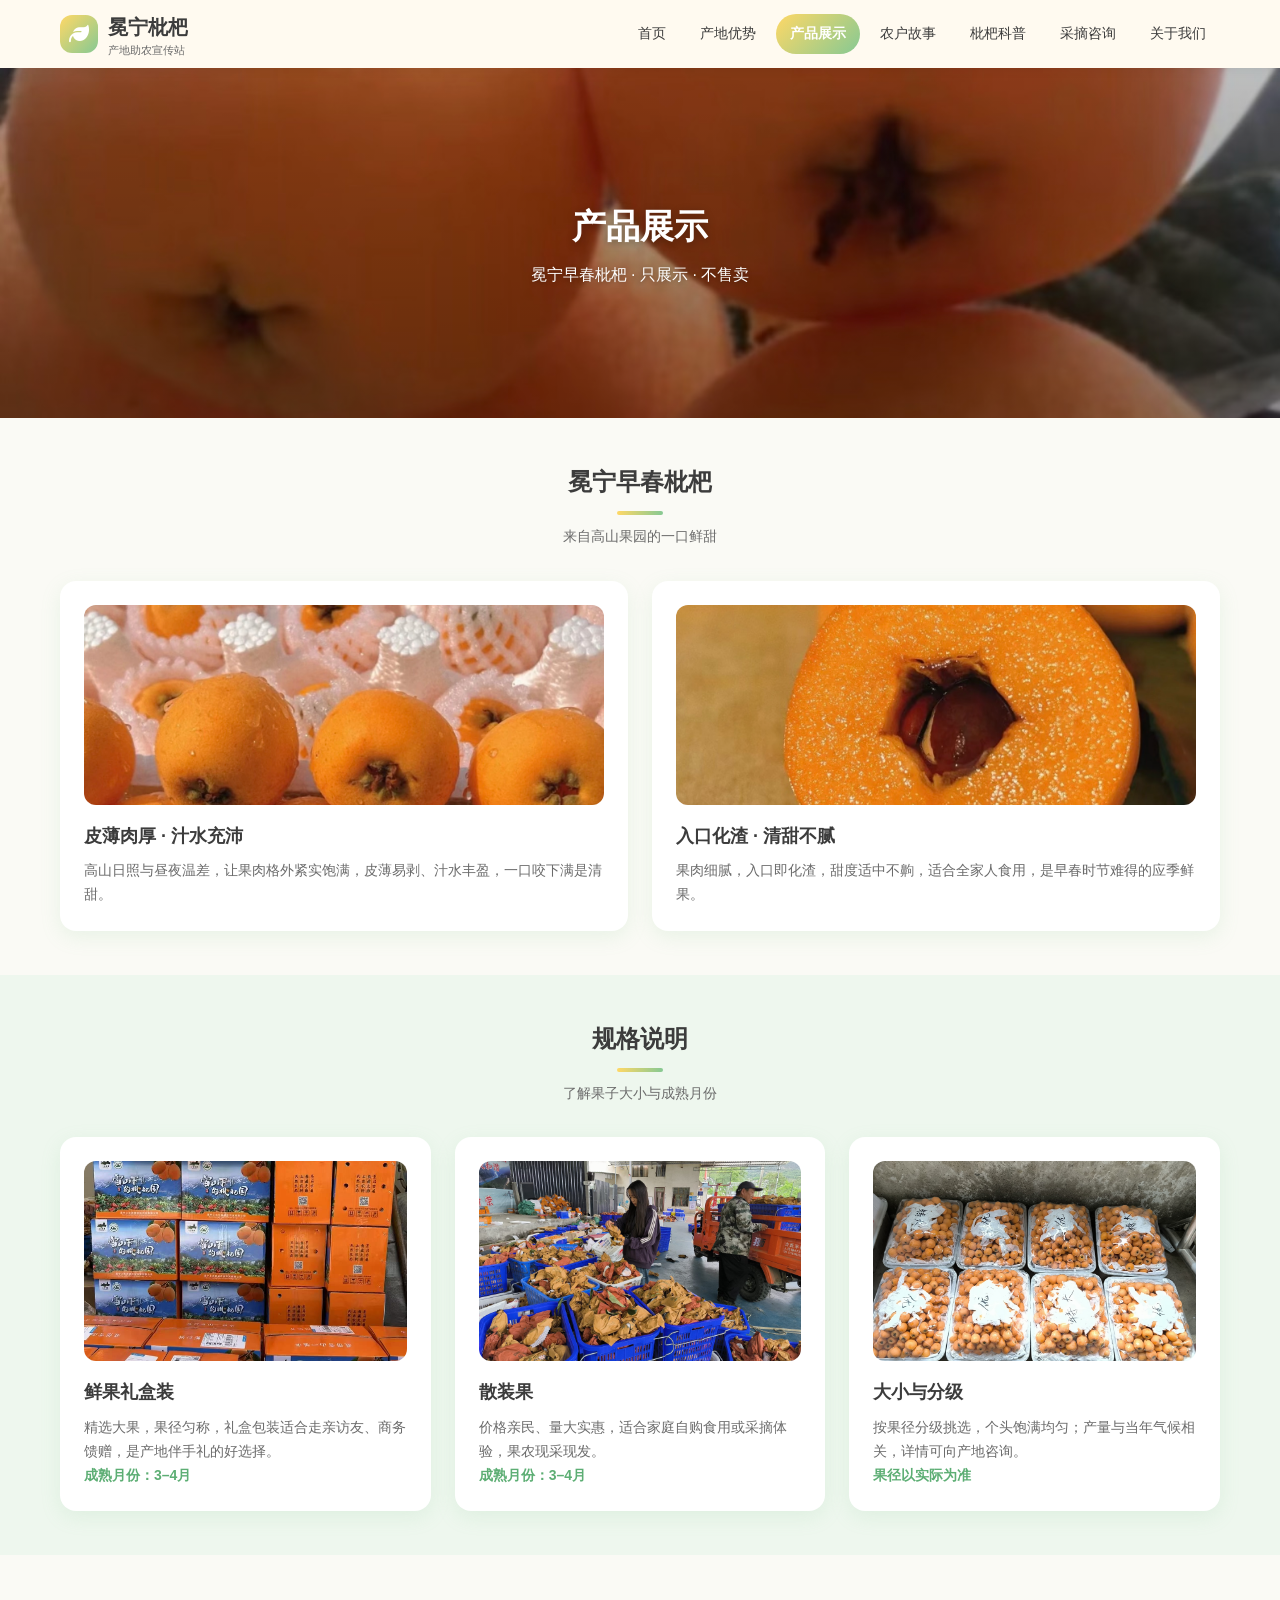
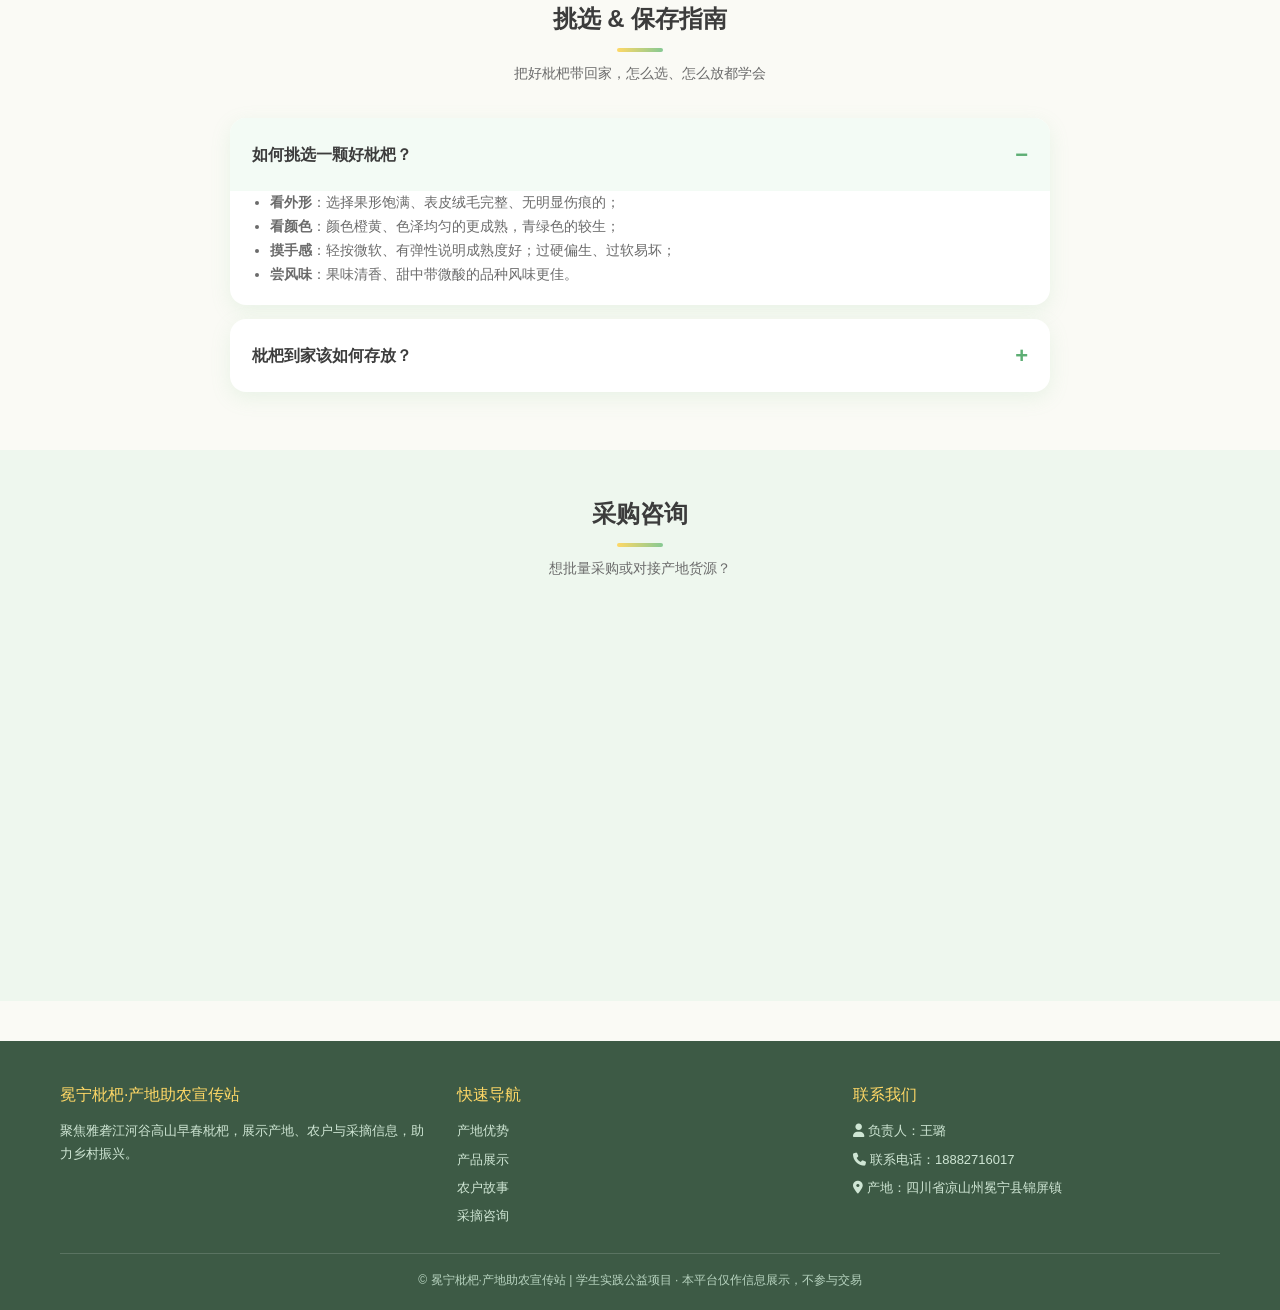
<file: assets/LoquatPromotion/products.html>
<!DOCTYPE html>
<html lang="zh-CN">
<head>
  <meta charset="UTF-8">
  <meta name="viewport" content="width=device-width, initial-scale=1.0">
  <meta name="description" content="冕宁早春枇杷产品展示——品种特点、规格说明、挑选与保存指南，仅展示不售。">
  <title>产品展示 | 冕宁枇杷·产地助农宣传站</title>
  <link rel="stylesheet" href="css/style.css">
  <link rel="stylesheet" href="https://cdnjs.cloudflare.com/ajax/libs/font-awesome/6.5.0/css/all.min.css">
</head>
<body>
  <!-- ===== 顶部导航 ===== -->
  <header class="site-header">
    <div class="container navbar">
      <a href="index.html" class="logo">
        <span class="logo-icon"><i class="fa-solid fa-leaf"></i></span>
        <span>冕宁枇杷<small>产地助农宣传站</small></span>
      </a>
      <button class="mobile-toggle" aria-label="打开菜单"><i class="fa-solid fa-bars"></i></button>
      <nav class="nav-list">
        <a href="index.html">首页</a>
        <a href="origin.html">产地优势</a>
        <a href="products.html" class="active">产品展示</a>
        <a href="farmers.html">农户故事</a>
        <a href="science.html">枇杷科普</a>
        <a href="travel.html">采摘咨询</a>
        <a href="about.html">关于我们</a>
      </nav>
    </div>
  </header>

  <!-- ===== 页面横幅 ===== -->
  <div class="hero-banner" style="background-image:url('img/产品展示/枇杷图片1.jpg');">
    <div class="banner-text">
      <h1>产品展示</h1>
      <p>冕宁早春枇杷 · 只展示 · 不售卖</p>
    </div>
  </div>

  <!-- ===== 品种介绍 ===== -->
  <section class="section">
    <div class="container">
      <div class="section-title">
        <h2>冕宁早春枇杷</h2>
        <p>来自高山果园的一口鲜甜</p>
      </div>
      <div class="grid-2">
        <div class="card reveal">
          <img src="img/产品展示/枇杷图片2.jpg" alt="鲜果礼盒产地实拍">
          <h3>皮薄肉厚 · 汁水充沛</h3>
          <p>高山日照与昼夜温差，让果肉格外紧实饱满，皮薄易剥、汁水丰盈，一口咬下满是清甜。</p>
        </div>
        <div class="card reveal">
          <img src="img/产品展示/枇杷图片3.jpg" alt="枇杷果实特写">
          <h3>入口化渣 · 清甜不腻</h3>
          <p>果肉细腻，入口即化渣，甜度适中不齁，适合全家人食用，是早春时节难得的应季鲜果。</p>
        </div>
      </div>
    </div>
  </section>

  <!-- ===== 规格说明 ===== -->
  <section class="section" style="background:#eef7ee;">
    <div class="container">
      <div class="section-title">
        <h2>规格说明</h2>
        <p>了解果子大小与成熟月份</p>
      </div>
      <div class="grid-3">
        <div class="card reveal">
          <img src="img/枇杷装箱2.jpg" alt="鲜果礼盒">
          <h3>鲜果礼盒装</h3>
          <p>精选大果，果径匀称，礼盒包装适合走亲访友、商务馈赠，是产地伴手礼的好选择。</p>
          <p style="color:var(--brand-green-deep);font-weight:600;">成熟月份：3–4月</p>
        </div>
        <div class="card reveal">
          <img src="img/枇杷采集.jpg" alt="散装枇杷">
          <h3>散装果</h3>
          <p>价格亲民、量大实惠，适合家庭自购食用或采摘体验，果农现采现发。</p>
          <p style="color:var(--brand-green-deep);font-weight:600;">成熟月份：3–4月</p>
        </div>
        <div class="card reveal">
          <img src="img/微信图片_20260430203541.jpg" alt="枇杷果大小对比">
          <h3>大小与分级</h3>
          <p>按果径分级挑选，个头饱满均匀；产量与当年气候相关，详情可向产地咨询。</p>
          <p style="color:var(--brand-green-deep);font-weight:600;">果径以实际为准</p>
        </div>
      </div>
    </div>
  </section>

  <!-- ===== 挑选与保存指南（折叠面板） ===== -->
  <section class="section">
    <div class="container">
      <div class="section-title">
        <h2>挑选 &amp; 保存指南</h2>
        <p>把好枇杷带回家，怎么选、怎么放都学会</p>
      </div>
      <div class="accordion reveal">
        <details class="acc-item" open>
          <summary>如何挑选一颗好枇杷？</summary>
          <div class="acc-body">
            <ul style="list-style:disc;padding-left:18px;">
              <li><b>看外形</b>：选择果形饱满、表皮绒毛完整、无明显伤痕的；</li>
              <li><b>看颜色</b>：颜色橙黄、色泽均匀的更成熟，青绿色的较生；</li>
              <li><b>摸手感</b>：轻按微软、有弹性说明成熟度好；过硬偏生、过软易坏；</li>
              <li><b>尝风味</b>：果味清香、甜中带微酸的品种风味更佳。</li>
            </ul>
          </div>
        </details>
        <details class="acc-item">
          <summary>枇杷到家该如何存放？</summary>
          <div class="acc-body">
            <ul style="list-style:disc;padding-left:18px;">
              <li>枇杷<b>皮薄不耐压</b>，搬运轻拿轻放，避免磕碰；</li>
              <li>常温保存约<b>2–3天</b>，尽快食用口感最佳；</li>
              <li>如需冷藏，放入冰箱<b>冷藏室</b>（非冷冻），可保存约1周；</li>
              <li>食用前清洗即可，<b>不宜久泡</b>，以免影响果味。</li>
            </ul>
          </div>
        </details>
      </div>
    </div>
  </section>

  <!-- ===== 采购咨询 ===== -->
  <section class="section" style="background:#eef7ee;">
    <div class="container">
      <div class="section-title">
        <h2>采购咨询</h2>
        <p>想批量采购或对接产地货源？</p>
      </div>
      <div class="card reveal" style="max-width:760px;margin:0 auto;text-align:center;padding:36px 30px;">
        <i class="fa-solid fa-headset" style="font-size:40px;color:var(--brand-green-deep);"></i>
        <h3 style="margin-top:14px;">产地货源信息对接</h3>
        <p style="margin:10px 0 18px;color:var(--text-gray);">本站提供采购咨询留言入口，我们会将您的需求对接给产地合作社，由农户与您直接沟通。</p>
        <div style="display:flex;gap:12px;justify-content:center;flex-wrap:wrap;">
          <a class="btn" href="about.html">前往留言咨询</a>
          <a class="btn btn-outline" href="about.html"><i class="fa-solid fa-phone"></i> 查看联系方式</a>
        </div>
        <p class="tip-box" style="text-align:left;margin-top:18px;">
          <strong>温馨提示：</strong>本网站仅做信息展示与对接，不参与具体交易；交易由农户与采购方自行沟通，风险自行承担。
        </p>
      </div>
    </div>
  </section>

  <!-- ===== 页脚 ===== -->
  <footer class="site-footer">
    <div class="container">
      <div class="footer-grid">
        <div>
          <div class="footer-title">冕宁枇杷·产地助农宣传站</div>
          <p>聚焦雅砻江河谷高山早春枇杷，展示产地、农户与采摘信息，助力乡村振兴。</p>
        </div>
        <div>
          <div class="footer-title">快速导航</div>
          <ul>
            <li><a href="origin.html">产地优势</a></li>
            <li><a href="products.html">产品展示</a></li>
            <li><a href="farmers.html">农户故事</a></li>
            <li><a href="travel.html">采摘咨询</a></li>
          </ul>
        </div>
        <div>
          <div class="footer-title">联系我们</div>
          <p><i class="fa-solid fa-user"></i> 负责人：王璐</p>
          <p><i class="fa-solid fa-phone"></i> 联系电话：18882716017</p>
          <p><i class="fa-solid fa-location-dot"></i> 产地：四川省凉山州冕宁县锦屏镇</p>
        </div>
      </div>
      <div class="footer-bottom">
        <p>© 冕宁枇杷·产地助农宣传站 | 学生实践公益项目 · 本平台仅作信息展示，不参与交易</p>
      </div>
    </div>
  </footer>

  <script src="js/main.js"></script>
</body>
</html>
</file>
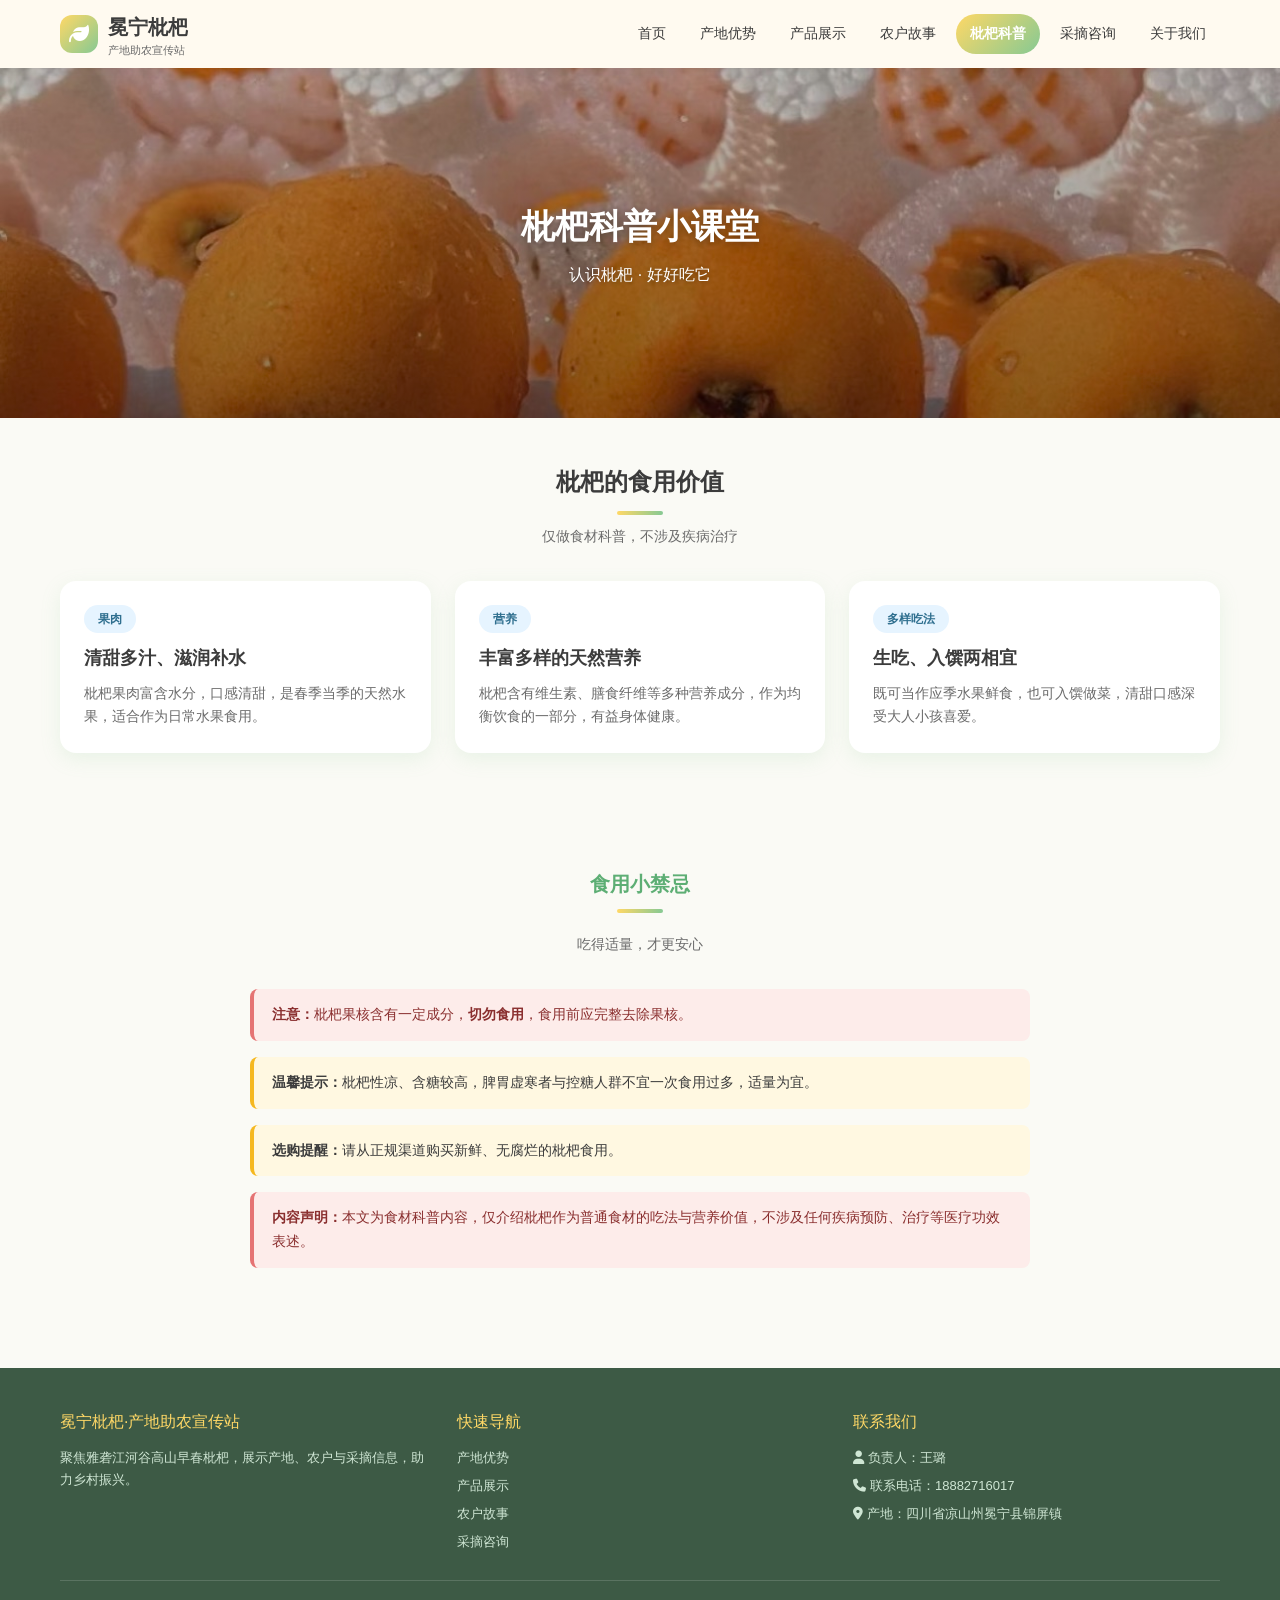
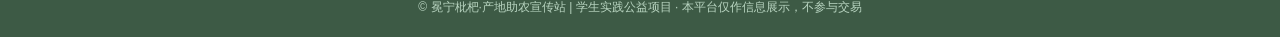
<file: assets/LoquatPromotion/science.html>
<!DOCTYPE html>
<html lang="zh-CN">
<head>
  <meta charset="UTF-8">
  <meta name="viewport" content="width=device-width, initial-scale=1.0">
  <meta name="description" content="枇杷科普小课堂——枇杷食用价值与食用禁忌（仅食材科普，不涉及医疗）。">
  <title>枇杷科普小课堂 | 冕宁枇杷·产地助农宣传站</title>
  <link rel="stylesheet" href="css/style.css">
  <link rel="stylesheet" href="https://cdnjs.cloudflare.com/ajax/libs/font-awesome/6.5.0/css/all.min.css">
</head>
<body>
  <!-- ===== 顶部导航 ===== -->
  <header class="site-header">
    <div class="container navbar">
      <a href="index.html" class="logo">
        <span class="logo-icon"><i class="fa-solid fa-leaf"></i></span>
        <span>冕宁枇杷<small>产地助农宣传站</small></span>
      </a>
      <button class="mobile-toggle" aria-label="打开菜单"><i class="fa-solid fa-bars"></i></button>
      <nav class="nav-list">
        <a href="index.html">首页</a>
        <a href="origin.html">产地优势</a>
        <a href="products.html">产品展示</a>
        <a href="farmers.html">农户故事</a>
        <a href="science.html" class="active">枇杷科普</a>
        <a href="travel.html">采摘咨询</a>
        <a href="about.html">关于我们</a>
      </nav>
    </div>
  </header>

  <!-- ===== 页面横幅 ===== -->
  <div class="hero-banner" style="background-image:url('img/产品展示/枇杷图片2.jpg');">
    <div class="banner-text">
      <h1>枇杷科普小课堂</h1>
      <p>认识枇杷 · 好好吃它</p>
    </div>
  </div>

  <!-- ===== 食用功效 ===== -->
  <section class="section">
    <div class="container">
      <div class="section-title">
        <h2>枇杷的食用价值</h2>
        <p>仅做食材科普，不涉及疾病治疗</p>
      </div>
      <div class="grid-3">
        <div class="card reveal">
          <span class="badge">果肉</span>
          <h3>清甜多汁、滋润补水</h3>
          <p>枇杷果肉富含水分，口感清甜，是春季当季的天然水果，适合作为日常水果食用。</p>
        </div>
        <div class="card reveal">
          <span class="badge">营养</span>
          <h3>丰富多样的天然营养</h3>
          <p>枇杷含有维生素、膳食纤维等多种营养成分，作为均衡饮食的一部分，有益身体健康。</p>
        </div>
        <div class="card reveal">
          <span class="badge">多样吃法</span>
          <h3>生吃、入馔两相宜</h3>
          <p>既可当作应季水果鲜食，也可入馔做菜，清甜口感深受大人小孩喜爱。</p>
        </div>
      </div>
    </div>
  </section>

  <!-- ===== 食用小禁忌 ===== -->
  <section class="section">
    <div class="container article reveal">
      <div class="section-title">
        <h2>食用小禁忌</h2>
        <p>吃得适量，才更安心</p>
      </div>
      <div class="warn-box">
        <strong>注意：</strong>枇杷果核含有一定成分，<b>切勿食用</b>，食用前应完整去除果核。
      </div>
      <div class="tip-box">
        <strong>温馨提示：</strong>枇杷性凉、含糖较高，脾胃虚寒者与控糖人群不宜一次食用过多，适量为宜。
      </div>
      <div class="tip-box">
        <strong>选购提醒：</strong>请从正规渠道购买新鲜、无腐烂的枇杷食用。
      </div>
      <div class="warn-box" style="margin-top:10px;">
        <strong>内容声明：</strong>本文为食材科普内容，仅介绍枇杷作为普通食材的吃法与营养价值，不涉及任何疾病预防、治疗等医疗功效表述。
      </div>
    </div>
  </section>

  <!-- ===== 页脚 ===== -->
  <footer class="site-footer">
    <div class="container">
      <div class="footer-grid">
        <div>
          <div class="footer-title">冕宁枇杷·产地助农宣传站</div>
          <p>聚焦雅砻江河谷高山早春枇杷，展示产地、农户与采摘信息，助力乡村振兴。</p>
        </div>
        <div>
          <div class="footer-title">快速导航</div>
          <ul>
            <li><a href="origin.html">产地优势</a></li>
            <li><a href="products.html">产品展示</a></li>
            <li><a href="farmers.html">农户故事</a></li>
            <li><a href="travel.html">采摘咨询</a></li>
          </ul>
        </div>
        <div>
          <div class="footer-title">联系我们</div>
          <p><i class="fa-solid fa-user"></i> 负责人：王璐</p>
          <p><i class="fa-solid fa-phone"></i> 联系电话：18882716017</p>
          <p><i class="fa-solid fa-location-dot"></i> 产地：四川省凉山州冕宁县锦屏镇</p>
        </div>
      </div>
      <div class="footer-bottom">
        <p>© 冕宁枇杷·产地助农宣传站 | 学生实践公益项目 · 本平台仅作信息展示，不参与交易</p>
      </div>
    </div>
  </footer>

  <script src="js/main.js"></script>
</body>
</html>
</file>
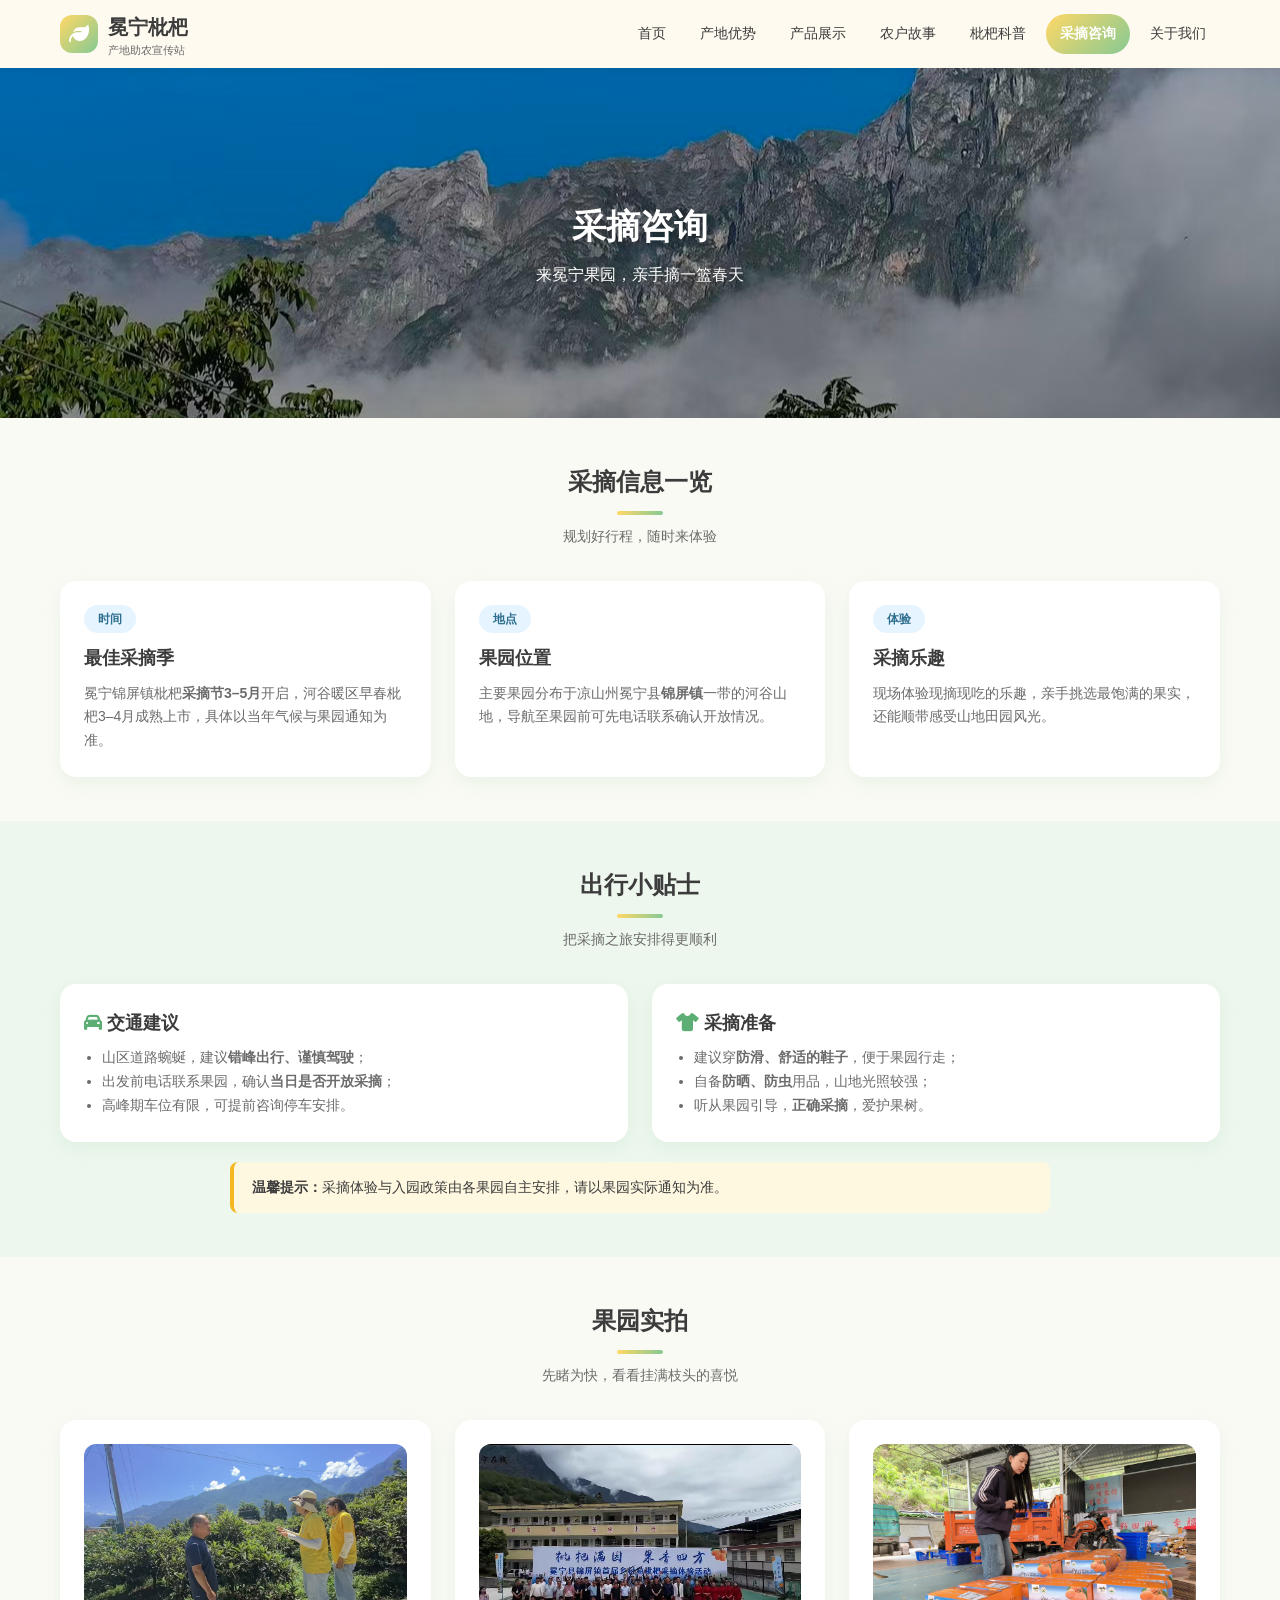
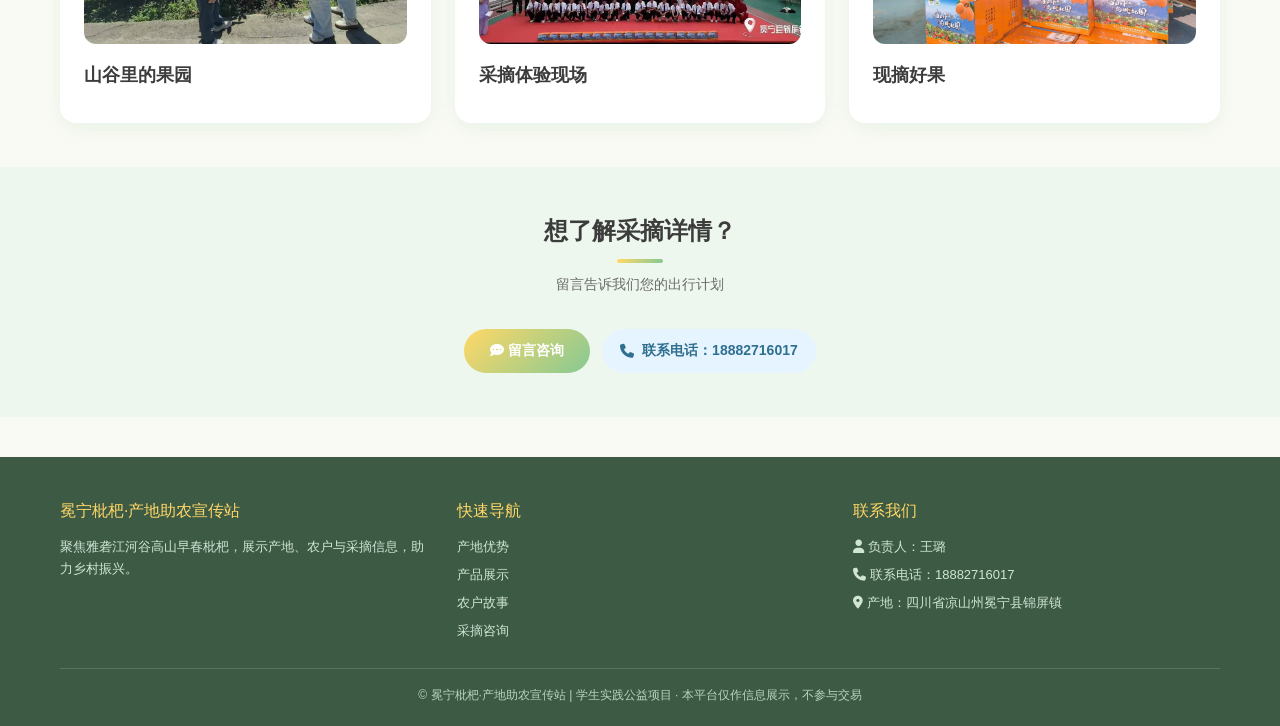
<file: assets/LoquatPromotion/travel.html>
<!DOCTYPE html>
<html lang="zh-CN">
<head>
  <meta charset="UTF-8">
  <meta name="viewport" content="width=device-width, initial-scale=1.0">
  <meta name="description" content="冕宁枇杷采摘咨询——采摘时间、果园路线位置与联系方式，来果园亲自体验采摘乐趣。">
  <title>采摘咨询 | 冕宁枇杷·产地助农宣传站</title>
  <link rel="stylesheet" href="css/style.css">
  <link rel="stylesheet" href="https://cdnjs.cloudflare.com/ajax/libs/font-awesome/6.5.0/css/all.min.css">
</head>
<body>
  <!-- ===== 顶部导航 ===== -->
  <header class="site-header">
    <div class="container navbar">
      <a href="index.html" class="logo">
        <span class="logo-icon"><i class="fa-solid fa-leaf"></i></span>
        <span>冕宁枇杷<small>产地助农宣传站</small></span>
      </a>
      <button class="mobile-toggle" aria-label="打开菜单"><i class="fa-solid fa-bars"></i></button>
      <nav class="nav-list">
        <a href="index.html">首页</a>
        <a href="origin.html">产地优势</a>
        <a href="products.html">产品展示</a>
        <a href="farmers.html">农户故事</a>
        <a href="science.html">枇杷科普</a>
        <a href="travel.html" class="active">采摘咨询</a>
        <a href="about.html">关于我们</a>
      </nav>
    </div>
  </header>

  <!-- ===== 页面横幅 ===== -->
  <div class="hero-banner" style="background-image:url('img/产地优势/山野图片.jpg');">
    <div class="banner-text">
      <h1>采摘咨询</h1>
      <p>来冕宁果园，亲手摘一篮春天</p>
    </div>
  </div>

  <!-- ===== 采摘时间 ===== -->
  <section class="section">
    <div class="container">
      <div class="section-title">
        <h2>采摘信息一览</h2>
        <p>规划好行程，随时来体验</p>
      </div>
      <div class="grid-3">
        <div class="card reveal">
          <span class="badge">时间</span>
          <h3>最佳采摘季</h3>
          <p>冕宁锦屏镇枇杷<b>采摘节3–5月</b>开启，河谷暖区早春枇杷3–4月成熟上市，具体以当年气候与果园通知为准。</p>
        </div>
        <div class="card reveal">
          <span class="badge">地点</span>
          <h3>果园位置</h3>
          <p>主要果园分布于凉山州冕宁县<b>锦屏镇</b>一带的河谷山地，导航至果园前可先电话联系确认开放情况。</p>
        </div>
        <div class="card reveal">
          <span class="badge">体验</span>
          <h3>采摘乐趣</h3>
          <p>现场体验现摘现吃的乐趣，亲手挑选最饱满的果实，还能顺带感受山地田园风光。</p>
        </div>
      </div>
    </div>
  </section>

  <!-- ===== 出行贴士 ===== -->
  <section class="section" style="background:#eef7ee;">
    <div class="container">
      <div class="section-title">
        <h2>出行小贴士</h2>
        <p>把采摘之旅安排得更顺利</p>
      </div>
      <div class="grid-2">
        <div class="card reveal">
          <h3><i class="fa-solid fa-car" style="color:#5DAE74;"></i> 交通建议</h3>
          <ul style="list-style:disc;padding-left:18px;color:var(--text-gray);">
            <li>山区道路蜿蜒，建议<b>错峰出行、谨慎驾驶</b>；</li>
            <li>出发前电话联系果园，确认<b>当日是否开放采摘</b>；</li>
            <li>高峰期车位有限，可提前咨询停车安排。</li>
          </ul>
        </div>
        <div class="card reveal">
          <h3><i class="fa-solid fa-shirt" style="color:#5DAE74;"></i> 采摘准备</h3>
          <ul style="list-style:disc;padding-left:18px;color:var(--text-gray);">
            <li>建议穿<b>防滑、舒适的鞋子</b>，便于果园行走；</li>
            <li>自备<b>防晒、防虫</b>用品，山地光照较强；</li>
            <li>听从果园引导，<b>正确采摘</b>，爱护果树。</li>
          </ul>
        </div>
      </div>
      <div class="tip-box" style="max-width:820px;margin:20px auto 0;">
        <strong>温馨提示：</strong>采摘体验与入园政策由各果园自主安排，请以果园实际通知为准。
      </div>
    </div>
  </section>

  <!-- ===== 果园实拍 ===== -->
  <section class="section">
    <div class="container">
      <div class="section-title">
        <h2>果园实拍</h2>
        <p>先睹为快，看看挂满枝头的喜悦</p>
      </div>
      <div class="grid-3">
        <div class="card reveal"><img src="img/微信图片_202609021730471.jpg" alt="枇杷采摘基地"><h3>山谷里的果园</h3></div>
        <div class="card reveal"><img src="img/枇杷采集活动大合影.jpg" alt="采摘活动合影"><h3>采摘体验现场</h3></div>
        <div class="card reveal"><img src="img/枇杷装箱.jpg" alt="刚摘下的枇杷"><h3>现摘好果</h3></div>
      </div>
    </div>
  </section>

  <!-- ===== 咨询入口 ===== -->
  <section class="section" style="background:#eef7ee;">
    <div class="container" style="text-align:center;">
      <div class="section-title">
        <h2>想了解采摘详情？</h2>
        <p>留言告诉我们您的出行计划</p>
      </div>
      <div style="display:flex;gap:12px;justify-content:center;flex-wrap:wrap;" class="reveal">
        <a class="btn" href="about.html"><i class="fa-solid fa-comment-dots"></i> 留言咨询</a>
        <span class="contact-chip"><i class="fa-solid fa-phone"></i> 联系电话：18882716017</span>
      </div>
    </div>
  </section>

  <!-- ===== 页脚 ===== -->
  <footer class="site-footer">
    <div class="container">
      <div class="footer-grid">
        <div>
          <div class="footer-title">冕宁枇杷·产地助农宣传站</div>
          <p>聚焦雅砻江河谷高山早春枇杷，展示产地、农户与采摘信息，助力乡村振兴。</p>
        </div>
        <div>
          <div class="footer-title">快速导航</div>
          <ul>
            <li><a href="origin.html">产地优势</a></li>
            <li><a href="products.html">产品展示</a></li>
            <li><a href="farmers.html">农户故事</a></li>
            <li><a href="travel.html">采摘咨询</a></li>
          </ul>
        </div>
        <div>
          <div class="footer-title">联系我们</div>
          <p><i class="fa-solid fa-user"></i> 负责人：王璐</p>
          <p><i class="fa-solid fa-phone"></i> 联系电话：18882716017</p>
          <p><i class="fa-solid fa-location-dot"></i> 产地：四川省凉山州冕宁县锦屏镇</p>
        </div>
      </div>
      <div class="footer-bottom">
        <p>© 冕宁枇杷·产地助农宣传站 | 学生实践公益项目 · 本平台仅作信息展示，不参与交易</p>
      </div>
    </div>
  </footer>

  <script src="js/main.js"></script>
</body>
</html>
</file>
<file: styles.css>
:root {
  --bg: #070b12;
  --bg-soft: #0b111b;
  --surface: rgba(15, 23, 34, .76);
  --surface-solid: #0f1722;
  --line: rgba(148, 163, 184, .15);
  --line-bright: rgba(34, 209, 238, .34);
  --cyan: #22d1ee;
  --green: #3ae374;
  --purple: #a855f7;
  --white: #f8fafc;
  --text: #cbd5e1;
  --muted: #718096;
  --mono: "IBM Plex Mono", Consolas, monospace;
  --sans: Inter, "Microsoft YaHei", sans-serif;
  --max: 1180px;
}

* { box-sizing: border-box; }
html { scroll-behavior: smooth; scroll-padding-top: 84px; }
body { margin: 0; background: var(--bg); color: var(--text); font-family: var(--sans); line-height: 1.65; overflow-x: hidden; }
body::before { content: ""; position: fixed; inset: 0; pointer-events: none; z-index: 20; opacity: .15; background-image: url("data:image/svg+xml,%3Csvg viewBox='0 0 180 180' xmlns='http://www.w3.org/2000/svg'%3E%3Cfilter id='n'%3E%3CfeTurbulence type='fractalNoise' baseFrequency='.9' numOctaves='3' stitchTiles='stitch'/%3E%3C/filter%3E%3Crect width='100%25' height='100%25' filter='url(%23n)' opacity='.12'/%3E%3C/svg%3E"); }
a { color: inherit; text-decoration: none; }
button { font: inherit; }
svg { width: 19px; height: 19px; stroke-width: 1.7; }
.container { width: min(var(--max), calc(100% - 48px)); margin-inline: auto; }
.skip-link { position: fixed; left: 16px; top: -60px; z-index: 999; padding: 10px 14px; background: var(--cyan); color: #041016; border-radius: 4px; }
.skip-link:focus { top: 16px; }
.eyebrow { margin: 0 0 18px; color: var(--cyan); font: 600 11px/1.2 var(--mono); letter-spacing: .12em; }
.section { padding: 128px 0; border-top: 1px solid var(--line); position: relative; }
.section h2 { color: var(--white); font-size: clamp(36px, 5vw, 62px); line-height: 1.08; margin: 0; letter-spacing: 0; }
.section-heading { display: flex; align-items: end; justify-content: space-between; gap: 48px; margin-bottom: 54px; }
.section-heading > p { width: min(430px, 100%); margin: 0 0 6px; color: #94a3b8; }

.site-header { position: fixed; z-index: 100; top: 0; left: 0; width: 100%; border-bottom: 1px solid transparent; transition: .3s ease; }
.site-header.scrolled { background: rgba(7, 11, 18, .84); backdrop-filter: blur(18px); border-color: var(--line); }
.nav-shell { height: 72px; width: min(1280px, calc(100% - 40px)); margin: auto; display: flex; align-items: center; justify-content: space-between; }
.brand { display: flex; align-items: center; gap: 11px; color: var(--white); font: 600 14px var(--mono); }
.brand-mark { display: grid; place-items: center; width: 31px; height: 31px; color: #051016; background: var(--cyan); font-weight: 800; clip-path: polygon(8px 0, 100% 0, 100% calc(100% - 8px), calc(100% - 8px) 100%, 0 100%, 0 8px); }
.desktop-nav { display: flex; gap: 30px; }
.desktop-nav a { color: #9aa8ba; font-size: 13px; transition: .25s; }
.desktop-nav a:hover, .desktop-nav a.active { color: var(--cyan); }
.nav-actions { display: flex; align-items: center; gap: 7px; }
.icon-link, .menu-button { display: grid; place-items: center; width: 36px; height: 36px; color: #93a3b7; border: 1px solid transparent; background: transparent; cursor: pointer; transition: .25s; }
.icon-link:hover, .menu-button:hover { color: var(--cyan); border-color: var(--line-bright); background: rgba(34, 209, 238, .06); }
.menu-button { display: none; }
.mobile-nav { display: none; }

.hero { min-height: calc(100svh - 38px); display: grid; place-items: center; position: relative; isolation: isolate; overflow: hidden; padding: 112px 0 70px; border-bottom: 1px solid var(--line); }
#particle-canvas { position: absolute; inset: 0; width: 100%; height: 100%; z-index: -1; opacity: .72; }
.hero-photo { position: absolute; inset: 0 0 0 46%; z-index: -3; background: url("assets/circuit-board.jpg") center / cover no-repeat; opacity: .42; filter: saturate(.65) contrast(1.15); }
.hero-overlay { position: absolute; inset: 0; z-index: -2; background: linear-gradient(90deg, var(--bg) 0%, var(--bg) 35%, rgba(7,11,18,.65) 66%, rgba(7,11,18,.84) 100%), linear-gradient(0deg, var(--bg) 0%, transparent 28%, rgba(7,11,18,.52) 100%); }
.hero::before { content: ""; position: absolute; z-index: -1; inset: 0; background-image: linear-gradient(rgba(34,209,238,.026) 1px, transparent 1px), linear-gradient(90deg, rgba(34,209,238,.026) 1px, transparent 1px); background-size: 54px 54px; mask-image: linear-gradient(to bottom, transparent, #000 20%, #000 75%, transparent); }
.hero-grid { display: grid; grid-template-columns: 1.18fr .82fr; align-items: center; gap: 82px; }
.availability { display: inline-flex; align-items: center; gap: 8px; margin-bottom: 34px; padding: 7px 10px; border: 1px solid rgba(58,227,116,.25); color: #8ff2b3; font: 500 10px var(--mono); letter-spacing: .1em; background: rgba(8,25,18,.45); }
.availability span, .terminal-status span { width: 6px; height: 6px; border-radius: 50%; background: var(--green); box-shadow: 0 0 12px var(--green); }
.hero h1 { margin: 0; color: var(--white); font-size: clamp(46px, 6vw, 84px); line-height: 1; letter-spacing: 0; }
.hero h1 span { display: block; margin-top: 13px; color: transparent; -webkit-text-stroke: 1px rgba(203,213,225,.55); font-size: .48em; font-family: var(--mono); font-weight: 500; }
.role-line { min-height: 30px; margin: 28px 0 22px; color: #dce7f3; font: 500 clamp(15px, 1.8vw, 20px) var(--mono); }
.prompt, .cmd { color: var(--green); }
.caret { display: inline-block; width: 8px; height: 1.15em; margin-left: 5px; vertical-align: -.18em; background: var(--cyan); animation: blink 1s steps(1) infinite; }
@keyframes blink { 50% { opacity: 0; } }
.hero-intro { max-width: 650px; margin: 0; color: #aab8ca; font-size: 16px; }
.hero-tags { display: flex; flex-wrap: wrap; gap: 8px; margin-top: 27px; }
.hero-tags span, .tags span { border: 1px solid var(--line); background: rgba(15,23,34,.64); font: 500 11px var(--mono); color: #9fb0c4; padding: 6px 9px; }
.hero-actions { display: flex; flex-wrap: wrap; gap: 12px; margin-top: 34px; }
.button { min-height: 46px; display: inline-flex; align-items: center; justify-content: center; gap: 12px; padding: 0 18px; border: 1px solid var(--line); font: 600 13px var(--sans); transition: .25s ease; }
.button-primary { color: #021014; background: var(--cyan); border-color: var(--cyan); }
.button-primary:hover { background: #7de9f8; border-color: #7de9f8; transform: translateY(-2px); box-shadow: 0 10px 34px rgba(34,209,238,.18); }
.button-ghost { color: var(--white); background: rgba(12,18,28,.62); backdrop-filter: blur(8px); }
.button-ghost:hover { color: var(--cyan); border-color: var(--line-bright); transform: translateY(-2px); }
.terminal { border: 1px solid rgba(34,209,238,.25); background: rgba(8,13,22,.84); backdrop-filter: blur(15px); box-shadow: 0 20px 60px rgba(0,0,0,.35), inset 0 1px rgba(255,255,255,.035); transform: perspective(900px) rotateY(-3deg); }
.terminal-bar { height: 44px; display: grid; grid-template-columns: 1fr auto 1fr; align-items: center; padding: 0 15px; border-bottom: 1px solid var(--line); color: #65758a; font: 10px var(--mono); }
.terminal-bar > svg { justify-self: end; width: 16px; }
.terminal-dots { display: flex; gap: 6px; }
.terminal-dots b { width: 7px; height: 7px; border-radius: 50%; background: #334155; }
.terminal-dots b:first-child { background: #e85d75; }.terminal-dots b:nth-child(2) { background: #e8c35d; }.terminal-dots b:last-child { background: var(--green); }
.terminal-body { padding: 26px 27px; font: 12px/1.6 var(--mono); }
.terminal-body > p { margin: 0 0 18px; color: #8090a4; }
.terminal-row { display: flex; justify-content: space-between; padding: 11px 0; border-bottom: 1px dashed rgba(148,163,184,.12); color: #76879b; }
.terminal-row strong { color: var(--cyan); font-weight: 500; }
.terminal-body .terminal-status { margin: 22px 0 15px; display: flex; align-items: center; gap: 8px; color: var(--green); }
.terminal-body .terminal-cursor { margin: 0; }
.terminal-cursor i { display: inline-block; width: 7px; height: 13px; background: var(--text); animation: blink 1s steps(1) infinite; vertical-align: middle; }
.scroll-hint { position: absolute; left: 50%; bottom: 18px; transform: translateX(-50%); display: flex; align-items: center; gap: 8px; color: #59687b; font: 9px var(--mono); letter-spacing: .12em; }
.scroll-hint svg { width: 14px; animation: nudge 1.8s ease-in-out infinite; }
@keyframes nudge { 50% { transform: translateY(4px); } }

.projects-section { background: linear-gradient(180deg, #080d15, var(--bg)); }
.project-filters { display: flex; gap: 8px; margin-bottom: 22px; overflow-x: auto; scrollbar-width: none; }
.filter { flex: none; border: 1px solid var(--line); background: transparent; color: #8292a6; padding: 9px 13px; cursor: pointer; font-size: 12px; transition: .25s; }
.filter span { margin-left: 5px; color: #526074; font: 10px var(--mono); }
.filter:hover, .filter.active { color: var(--cyan); border-color: var(--line-bright); background: rgba(34,209,238,.055); }
.project-grid { display: grid; grid-template-columns: repeat(3, 1fr); gap: 12px; }
.project-card { min-height: 330px; display: flex; flex-direction: column; position: relative; overflow: hidden; padding: 25px; background: rgba(15,23,34,.56); border: 1px solid var(--line); transition: .3s ease; }
.project-card::before { content: ""; position: absolute; inset: 0 auto auto 0; width: 0; height: 1px; background: var(--cyan); transition: width .35s ease; }
.project-card:hover { transform: translateY(-4px); border-color: rgba(34,209,238,.3); background: rgba(16,26,39,.8); box-shadow: 0 14px 40px rgba(0,0,0,.18); }
.project-card:hover::before { width: 100%; }
.project-card.hidden { display: none; }
.project-index { position: absolute; top: 22px; right: 22px; color: #3e4b5c; font: 10px var(--mono); }
.project-icon { width: 42px; height: 42px; display: grid; place-items: center; color: var(--cyan); border: 1px solid var(--line-bright); background: rgba(34,209,238,.055); margin-bottom: 31px; }
.project-kind { margin: 0 0 8px; color: #66778d; font: 600 9px var(--mono); letter-spacing: .11em; }
.project-card h3 { margin: 0 0 11px; color: var(--white); font-size: 19px; line-height: 1.35; }
.project-card > p:not(.project-kind) { margin: 0 0 22px; color: #8d9db1; font-size: 13px; }
.tags { display: flex; flex-wrap: wrap; gap: 6px; margin-top: auto; padding-right: 40px; }
.tags span { padding: 4px 7px; font-size: 9px; }
.project-card > a { width: 35px; height: 35px; display: grid; place-items: center; position: absolute; right: 20px; bottom: 20px; color: #738297; border: 1px solid var(--line); transition: .25s; }
.project-card > a:hover { color: #061016; border-color: var(--cyan); background: var(--cyan); }
.project-card.featured { grid-column: span 2; background: linear-gradient(135deg, rgba(19,34,47,.94), rgba(13,22,33,.7)); }
.project-card[data-version]::after { content: attr(data-version); position: absolute; right: 22px; top: 22px; color: var(--green); font: 10px var(--mono); }
.project-card.project-saline::after { display: none; }
.project-repos { display: flex; gap: 8px; margin-top: auto; }
.project-repos a { display: inline-flex; align-items: center; gap: 6px; padding: 7px 9px; color: #9fb0c4; border: 1px solid var(--line); font: 10px var(--mono); transition: .25s; }
.project-repos a:hover { color: #061016; border-color: var(--cyan); background: var(--cyan); }
.project-repos svg { width: 13px; height: 13px; }

.writing-section { background: #0a1019; }
.writing-grid { display: grid; grid-template-columns: .84fr 1.16fr; gap: 90px; align-items: center; }
.writing-intro h2, .timeline-intro h2 { margin: 0 0 28px; color: var(--white); font-size: clamp(38px, 5vw, 60px); line-height: 1.1; letter-spacing: 0; }
.writing-intro > p:not(.eyebrow), .timeline-intro > p:not(.eyebrow) { margin: 0; color: #8d9db1; }
.writing-meta { display: flex; gap: 32px; margin: 33px 0; }
.writing-meta div { display: flex; flex-direction: column; }
.writing-meta strong { color: var(--cyan); font: 600 26px var(--mono); }
.writing-meta span { color: #64748b; font-size: 11px; }
.article-list { border-top: 1px solid var(--line); }
.article-list a { min-height: 96px; display: grid; grid-template-columns: 35px 1fr 22px; align-items: center; gap: 18px; border-bottom: 1px solid var(--line); transition: .25s; }
.article-list > a > span { color: #536176; font: 10px var(--mono); }
.article-list p { margin: 0 0 5px; color: var(--purple); font: 9px var(--mono); text-transform: uppercase; }
.article-list h3 { margin: 0; color: #dce5ef; font-size: 15px; font-weight: 500; }
.article-list svg { color: #5f6d80; transition: .25s; }
.article-list a:hover { padding-left: 10px; background: rgba(168,85,247,.035); }
.article-list a:hover h3, .article-list a:hover svg { color: var(--cyan); }

.contribution-section { overflow: hidden; }
.stats-grid { display: grid; grid-template-columns: repeat(4, 1fr); border: 1px solid var(--line); }
.stats-grid > div { padding: 31px 26px; border-right: 1px solid var(--line); background: rgba(15,23,34,.4); }
.stats-grid > div:last-child { border-right: 0; }
.stat-number { color: var(--green); font: 600 clamp(38px, 5vw, 56px)/1 var(--mono); }
.stat-unit { color: #8ef2b2; font: 500 14px var(--mono); margin-left: 4px; }
.stats-grid p { margin: 12px 0 0; color: #718096; font-size: 12px; }
.contribution-board { margin-top: 16px; padding: 22px 24px; border: 1px solid var(--line); background: rgba(15,23,34,.32); overflow: hidden; }
.board-head { display: flex; justify-content: space-between; color: #66768a; font: 9px var(--mono); text-transform: uppercase; }
.board-head > span:last-child { display: flex; align-items: center; gap: 4px; }
.board-head i, .board-head b { width: 8px; height: 8px; background: #172331; display: inline-block; }
.board-head b:nth-of-type(1){background:#12462b}.board-head b:nth-of-type(2){background:#19783f}.board-head b:nth-of-type(3){background:#27ad5c}.board-head b:nth-of-type(4){background:var(--green)}
.heatmap { min-width: 800px; display: grid; grid-template-columns: repeat(52, 1fr); grid-template-rows: repeat(7, 1fr); grid-auto-flow: column; gap: 4px; margin: 22px 0 12px; }
.heatmap span { aspect-ratio: 1; background: #14202d; border: 1px solid rgba(148,163,184,.035); }
.heatmap .l1 { background: #123d29; }.heatmap .l2 { background: #17693a; }.heatmap .l3 { background: #25a557; }.heatmap .l4 { background: var(--green); box-shadow: 0 0 8px rgba(58,227,116,.18); }
.board-foot { min-width: 800px; display: flex; justify-content: space-between; color: #49586a; font: 8px var(--mono); }

.skills-section { background: #0a1019; }
.skills-grid { display: grid; grid-template-columns: 1fr 1fr; border-top: 1px solid var(--line); border-left: 1px solid var(--line); }
.skill-group { min-height: 245px; padding: 30px; border-right: 1px solid var(--line); border-bottom: 1px solid var(--line); background: rgba(14,22,33,.44); }
.skill-title { display: grid; grid-template-columns: 25px 35px 1fr; align-items: center; gap: 12px; margin-bottom: 30px; }
.skill-title > span { color: #4f5e70; font: 9px var(--mono); }
.skill-title svg { color: var(--cyan); }
.skill-title h3 { color: var(--white); font-size: 17px; margin: 0; }
.skill-cloud { display: flex; flex-wrap: wrap; gap: 8px; }
.skill-cloud span { padding: 8px 11px; color: #91a1b4; background: #0b131e; border: 1px solid var(--line); font: 11px var(--mono); transition: .25s; }
.skill-cloud span:nth-child(3n+2) { border-color: rgba(168,85,247,.2); }.skill-cloud span:nth-child(3n) { border-color: rgba(58,227,116,.18); }
.skill-cloud span:hover { color: var(--cyan); border-color: var(--line-bright); transform: translateY(-2px); }

.timeline-grid { display: grid; grid-template-columns: .78fr 1.22fr; gap: 110px; }
.text-link { display: inline-flex; align-items: center; gap: 12px; margin-top: 30px; color: var(--cyan); font-size: 13px; }
.text-link:hover svg { transform: translateX(4px); }.text-link svg { transition: .25s; }
.timeline { margin: 0; padding: 0; list-style: none; border-top: 1px solid var(--line); }
.timeline li { display: grid; grid-template-columns: 115px 1fr; gap: 32px; position: relative; padding: 27px 0 27px 26px; border-bottom: 1px solid var(--line); }
.timeline li::before { content: ""; position: absolute; left: 0; top: 35px; width: 6px; height: 6px; background: var(--cyan); box-shadow: 0 0 10px rgba(34,209,238,.7); }
.timeline time { color: var(--cyan); font: 10px var(--mono); padding-top: 4px; }
.timeline h3 { margin: 0 0 5px; color: #e5edf5; font-size: 15px; }
.timeline p { margin: 0; color: #738399; font-size: 12px; }

.contact-strip { padding: 94px 0; position: relative; overflow: hidden; background: #0b131d; border-top: 1px solid var(--line); }
.contact-strip::after { content: "REDIAZ"; position: absolute; right: -20px; bottom: -55px; color: transparent; -webkit-text-stroke: 1px rgba(148,163,184,.07); font-size: 180px; font-weight: 800; line-height: 1; pointer-events: none; }
.contact-strip .container { display: grid; grid-template-columns: 1fr 1fr; gap: 100px; align-items: center; position: relative; z-index: 1; }
.contact-strip h2 { margin: 0; color: var(--white); font-size: clamp(34px, 4.6vw, 54px); line-height: 1.15; }
.contact-links { border-top: 1px solid var(--line); }
.contact-links a { display: grid; grid-template-columns: 30px 1fr 20px; gap: 12px; align-items: center; min-height: 72px; border-bottom: 1px solid var(--line); color: #dce5ef; transition: .25s; }
.contact-links > a > svg:first-child { color: var(--cyan); }
.contact-links > a > svg:last-child { color: #506075; }
.contact-links a:hover { padding: 0 10px; color: var(--cyan); background: rgba(34,209,238,.035); }
.contact-links span { font-size: 13px; font-weight: 600; }
.contact-links small { display: block; color: #66768a; font: 9px var(--mono); font-weight: 400; }
footer { border-top: 1px solid var(--line); background: #060a10; }
footer .container { min-height: 76px; display: flex; align-items: center; justify-content: space-between; gap: 20px; color: #536176; font: 10px var(--mono); }
footer p { margin: 0; }footer p span { display: inline-block; width: 4px; height: 4px; margin: 0 8px; border-radius: 50%; background: var(--green); vertical-align: middle; }
footer a { width: 34px; height: 34px; display: grid; place-items: center; border: 1px solid var(--line); transition: .25s; }
footer a:hover { color: var(--cyan); border-color: var(--line-bright); }

.reveal { opacity: 0; transform: translateY(18px); transition: opacity .65s ease, transform .65s ease; }
.reveal.visible { opacity: 1; transform: none; }

@media (max-width: 980px) {
  .desktop-nav { display: none; }.menu-button { display: grid; }
  .mobile-nav { display: flex; max-height: 0; overflow: hidden; flex-direction: column; padding: 0 20px; background: rgba(7,11,18,.97); transition: max-height .3s ease, padding .3s ease; }
  .mobile-nav.open { max-height: 420px; padding: 14px 20px 24px; border-bottom: 1px solid var(--line); }
  .mobile-nav a { padding: 11px 0; border-bottom: 1px solid var(--line); font-size: 13px; }
  .hero-grid { grid-template-columns: 1fr; gap: 48px; padding-top: 30px; }.hero-photo { inset: 0 0 38% 30%; opacity: .25; }.terminal { max-width: 620px; width: 100%; transform: none; }
  .project-grid { grid-template-columns: 1fr 1fr; }.writing-grid, .timeline-grid, .contact-strip .container { grid-template-columns: 1fr; gap: 64px; }.writing-intro { max-width: 680px; }
  .contact-strip::after { font-size: 120px; }
}

@media (max-width: 700px) {
  .container { width: min(100% - 30px, var(--max)); }.nav-shell { width: calc(100% - 24px); }.brand > span:last-child { display: none; }.nav-actions .icon-link:nth-child(-n+2) { display: none; }
  .section { padding: 88px 0; }.section-heading { display: block; margin-bottom: 36px; }.section-heading > p { margin-top: 17px; }.section h2 { font-size: 39px; }
  .hero { min-height: auto; padding: 118px 0 74px; }.hero-grid { gap: 40px; }.hero h1 { font-size: 48px; }.hero h1 span { font-size: .44em; }.hero-intro { font-size: 14px; }.hero-actions { align-items: stretch; }.hero-actions .button { flex: 1; white-space: nowrap; padding-inline: 12px; }.scroll-hint { display: none; }
  .terminal-body { padding: 20px 18px; }.terminal-bar { grid-template-columns: 1fr auto; }.terminal-bar > span:nth-child(2) { display: none; }
  .project-grid { grid-template-columns: 1fr; }.project-card.featured { grid-column: auto; }.project-card { min-height: 300px; }.project-filters { width: calc(100vw - 15px); }
  .writing-grid { gap: 50px; }.writing-meta { gap: 22px; }.article-list a { grid-template-columns: 28px 1fr 18px; gap: 11px; }.article-list h3 { font-size: 13px; }
  .stats-grid { grid-template-columns: 1fr 1fr; }.stats-grid > div { border-bottom: 1px solid var(--line); }.stats-grid > div:nth-child(2) { border-right: 0; }.stats-grid > div:nth-child(n+3) { border-bottom: 0; }.stats-grid > div { padding: 24px 18px; }
  .contribution-board { overflow-x: auto; }.skills-grid { grid-template-columns: 1fr; }.skill-group { min-height: auto; padding: 24px; }
  .timeline-grid { gap: 48px; }.timeline li { grid-template-columns: 80px 1fr; gap: 18px; padding-left: 18px; }.contact-strip { padding: 78px 0; }.contact-strip .container { gap: 44px; }.contact-strip h2 { font-size: 35px; }
  footer .container { padding: 18px 0; flex-wrap: wrap; }footer p:nth-child(2) { order: 3; width: 100%; }
}

@media (prefers-reduced-motion: reduce) {
  html { scroll-behavior: auto; }*, *::before, *::after { animation-duration: .01ms !important; animation-iteration-count: 1 !important; transition-duration: .01ms !important; }.reveal { opacity: 1; transform: none; }
}
</file>
<file: assets/LoquatPromotion/css/style.css>
/* ============================================================
   冕宁枇杷 · 产地助农宣传站
   清新山野治愈风 全站统一样式
   主题色：枇杷嫩黄 #FFD866 / 山野浅绿 #86C993 / 天空浅蓝 #E6F4FF / 米白 #FAFAF5
   ============================================================ */

:root {
  --brand-yellow: #FFD866;
  --brand-yellow-deep: #F5B820;
  --brand-green: #86C993;
  --brand-green-deep: #5DAE74;
  --sky-blue: #E6F4FF;
  --cream: #FAFAF5;
  --text-dark: #3C3C3C;
  --text-gray: #6B6B6B;
  --white: #ffffff;
  --radius: 16px;
  --shadow: 0 6px 20px rgba(134, 201, 147, 0.15);
  --shadow-lg: 0 12px 30px rgba(245, 184, 32, 0.18);
  --transition: all 0.3s ease;
}

* { margin: 0; padding: 0; box-sizing: border-box; }

html { scroll-behavior: smooth; }

body {
  font-family: "PingFang SC", "Microsoft YaHei", "Helvetica Neue", Arial, sans-serif;
  color: var(--text-dark);
  background: var(--cream);
  line-height: 1.7;
  font-size: 14px;
}

img { max-width: 100%; display: block; }

a { text-decoration: none; color: inherit; }

ul { list-style: none; }

.container {
  width: 100%;
  max-width: 1200px;
  margin: 0 auto;
  padding: 0 20px;
}

/* ==================== 顶部导航 ==================== */
.site-header {
  position: sticky;
  top: 0;
  z-index: 100;
  background: rgba(255, 250, 240, 0.95);
  backdrop-filter: blur(6px);
  box-shadow: 0 2px 10px rgba(0,0,0,0.06);
}

.navbar { display: flex; align-items: center; justify-content: space-between; height: 68px; }

.logo {
  display: flex; align-items: center; gap: 10px;
  font-size: 20px; font-weight: 700; color: var(--text-dark);
}
.logo .logo-icon {
  width: 38px; height: 38px; border-radius: 12px;
  background: linear-gradient(135deg, var(--brand-yellow), var(--brand-green));
  display: flex; align-items: center; justify-content: center;
  font-size: 20px; color: var(--white);
}
.logo small { display: block; font-size: 11px; font-weight: 400; color: var(--text-gray); line-height: 1.2; }

.nav-list { display: flex; gap: 6px; flex-wrap: wrap; }
.nav-list a {
  display: block; padding: 8px 14px; border-radius: 20px;
  font-size: 14px; color: var(--text-dark); transition: var(--transition);
}
.nav-list a:hover, .nav-list a.active {
  background: linear-gradient(135deg, var(--brand-yellow), var(--brand-green));
  color: var(--white); font-weight: 600;
}

.mobile-toggle { display: none; font-size: 24px; cursor: pointer; background: none; border: none; color: var(--text-dark); }

/* ==================== 页脚 ==================== */
.site-footer {
  background: #3d5a45; color: #eaf5ec; margin-top: 40px; padding: 40px 0 20px;
}
.footer-grid { display: grid; grid-template-columns: repeat(3, 1fr); gap: 30px; margin-bottom: 20px; }
.footer-title { color: var(--brand-yellow); margin-bottom: 12px; font-size: 16px; }
.footer-grid p, .footer-grid li { font-size: 13px; color: #cfe6d4; margin-bottom: 6px; }
.footer-bottom {
  border-top: 1px solid rgba(255,255,255,0.15); padding-top: 16px; text-align: center;
  font-size: 12px; color: #b8d4c0;
}

/* ==================== 通用区块标题 ==================== */
.page-hero {
  position: relative; text-align: center; padding: 56px 20px;
  background: linear-gradient(120deg, #fdf7dd, #eaf7ea, var(--sky-blue));
}
.page-hero h1 { font-size: 30px; margin-bottom: 8px; }
.page-hero .sub { color: var(--text-gray); font-size: 15px; }

.section { padding: 44px 0; }
.section-title {
  text-align: center; margin-bottom: 32px;
}
.section-title h2 { font-size: 24px; position: relative; display: inline-block; padding-bottom: 12px; }
.section-title h2::after {
  content: ""; position: absolute; left: 50%; bottom: 0; transform: translateX(-50%);
  width: 46px; height: 4px; border-radius: 4px;
  background: linear-gradient(90deg, var(--brand-yellow), var(--brand-green));
}
.section-title p { color: var(--text-gray); margin-top: 10px; }

/* ==================== 卡片与通用组件 ==================== */
.card {
  background: var(--white); border-radius: var(--radius); box-shadow: var(--shadow);
  padding: 24px; transition: var(--transition); overflow: hidden;
}
.card:hover { transform: translateY(-6px); box-shadow: var(--shadow-lg); }
.card img { border-radius: 12px; height: 200px; width: 100%; object-fit: cover; margin-bottom: 16px; }
.card h3 { font-size: 18px; margin-bottom: 8px; }
.card p { font-size: 14px; color: var(--text-gray); }

.grid-2 { display: grid; grid-template-columns: repeat(2, 1fr); gap: 24px; }
.grid-3 { display: grid; grid-template-columns: repeat(3, 1fr); gap: 24px; }
.grid-4 { display: grid; grid-template-columns: repeat(4, 1fr); gap: 20px; }

.badge {
  display: inline-block; padding: 4px 14px; border-radius: 20px;
  background: var(--sky-blue); color: #2f6f8f; font-size: 12px; font-weight: 600; margin-bottom: 10px;
}

.btn {
  display: inline-block; padding: 10px 26px; border-radius: 30px;
  background: linear-gradient(135deg, var(--brand-yellow), var(--brand-green));
  color: var(--white); font-weight: 600; font-size: 14px; transition: var(--transition); cursor: pointer;
}
.btn:hover { transform: translateY(-3px); box-shadow: var(--shadow-lg); }
.btn-outline {
  background: transparent; color: var(--brand-green-deep); border: 2px solid var(--brand-green);
}
.btn-outline:hover { background: var(--brand-green); color: var(--white); }

/* 滚动渐入动画 */
.reveal { opacity: 0; transform: translateY(30px); transition: opacity .8s ease, transform .8s ease; }
.reveal.show { opacity: 1; transform: none; }

/* ==================== 首页：轮播 ==================== */
.hero-slider {
  position: relative; height: 440px; overflow: hidden; border-radius: 0 0 24px 24px;
}
.hero-slider .slide { position: absolute; inset: 0; opacity: 0; animation: fade 12s infinite; }
.hero-slider .slide:nth-child(1) { animation-delay: 0s; }
.hero-slider .slide:nth-child(2) { animation-delay: 4s; }
.hero-slider .slide:nth-child(3) { animation-delay: 8s; }
.hero-slider .slide img { width: 100%; height: 100%; object-fit: cover; }
.hero-slider .slide .caption {
  position: absolute; left: 0; right: 0; bottom: 0; padding: 24px 40px;
  background: linear-gradient(transparent, rgba(0,0,0,0.55)); color: var(--white);
  font-size: 18px; font-weight: 600;
}
@keyframes fade {
  0% { opacity: 0; }
  8% { opacity: 1; }
  33% { opacity: 1; }
  41% { opacity: 0; }
  100% { opacity: 0; }
}

/* 首页导语公告 */
.announce {
  background: linear-gradient(135deg, var(--brand-yellow), var(--brand-yellow-deep));
  border-radius: var(--radius); padding: 18px 24px; text-align: center;
  color: #7a4d00; font-weight: 600; box-shadow: var(--shadow-lg);
}
.announce span { display: inline-block; margin-right: 8px; }

/* 特色介绍主区块 */
.intro-box { display: grid; grid-template-columns: 1fr 1fr; gap: 40px; align-items: center; }
.intro-box img { border-radius: var(--radius); box-shadow: var(--shadow-lg); height: 360px; width: 100%; object-fit: cover; }
.intro-box h2 { font-size: 26px; margin-bottom: 14px; }
.intro-box p { color: var(--text-gray); margin-bottom: 12px; font-size: 15px; }
.intro-box .lead { color: var(--text-dark); font-weight: 600; }

/* ==================== 图文分栏页 ==================== */
.split { display: grid; grid-template-columns: 1fr 1fr; gap: 40px; align-items: center; margin-bottom: 20px; }
.split.reverse .text { order: 2; }
.split img { border-radius: var(--radius); box-shadow: var(--shadow-lg); height: 300px; width: 100%; object-fit: cover; }
.split h2 { font-size: 22px; margin-bottom: 12px; }
.split p { color: var(--text-gray); margin-bottom: 10px; }
.split .highlight { color: var(--brand-green-deep); font-weight: 600; }

/* 内容卡片（带色条标题） */
.feature-item { position: relative; padding-left: 0; }
.feature-item .icon {
  width: 52px; height: 52px; border-radius: 14px; font-size: 24px; display: flex;
  align-items: center; justify-content: center; margin-bottom: 14px; color: var(--white);
}

/* 科普 / 文章阅读排版 */
.article { max-width: 820px; margin: 0 auto; }
.article h2 { font-size: 20px; margin: 26px 0 10px; color: var(--brand-green-deep); }
.article h3 { font-size: 17px; margin: 18px 0 8px; }
.article p, .article li { color: var(--text-gray); margin-bottom: 8px; }
.article ul { list-style: disc; padding-left: 20px; }
.article ul li { margin-bottom: 6px; }
.tip-box {
  background: #fff8e1; border-left: 4px solid var(--brand-yellow-deep);
  padding: 14px 18px; border-radius: 8px; margin: 16px 0; font-size: 14px;
}
.warn-box {
  background: #fdecea; border-left: 4px solid #e57373;
  padding: 14px 18px; border-radius: 8px; margin: 16px 0; font-size: 14px; color: #8a2f2f;
}

/* ==================== 折叠面板 / Tab ==================== */
.accordion { max-width: 820px; margin: 0 auto; }
.acc-item { margin-bottom: 14px; border-radius: var(--radius); background: var(--white); box-shadow: var(--shadow); overflow: hidden; }
.acc-item summary {
  padding: 18px 22px; cursor: pointer; font-weight: 600; font-size: 16px;
  list-style: none; display: flex; justify-content: space-between; align-items: center; transition: var(--transition);
}
.acc-item summary::-webkit-details-marker { display: none; }
.acc-item summary::after { content: "+"; font-size: 22px; color: var(--brand-green-deep); }
.acc-item[open] summary::after { content: "−"; }
.acc-item[open] summary { background: #f3fbf5; }
.acc-body { padding: 0 22px 18px; color: var(--text-gray); font-size: 14px; }

/* ==================== 表单（静态占位，后端预留） ==================== */
.form-wrap { max-width: 640px; margin: 0 auto; background: var(--white); border-radius: var(--radius); box-shadow: var(--shadow-lg); padding: 34px; }
.form-group { margin-bottom: 18px; }
.form-group label { display: block; margin-bottom: 6px; font-weight: 600; font-size: 14px; }
.form-group input, .form-group select, .form-group textarea {
  width: 100%; padding: 12px 14px; border: 1.5px solid #ddd; border-radius: 10px;
  font-size: 14px; font-family: inherit; background: var(--cream); transition: var(--transition);
}
.form-group input:focus, .form-group select:focus, .form-group textarea:focus {
  outline: none; border-color: var(--brand-green); background: var(--white); box-shadow: 0 0 0 3px rgba(134,201,147,.2);
}
.form-group textarea { min-height: 120px; resize: vertical; }
.form-note { font-size: 12px; color: var(--text-gray); background: var(--sky-blue); padding: 10px 14px; border-radius: 8px; margin-top: 14px; }

/* ==================== 页眉（页面内小标题横幅） ==================== */
.hero-banner { height: 350px; background-size: cover; background-position: center; display: flex; align-items: center; justify-content: center; position: relative; }
.hero-banner::after { content: ""; position: absolute; inset: 0; background: linear-gradient(rgba(0,0,0,.25), rgba(0,0,0,.45)); }
.hero-banner .banner-text { position: relative; z-index: 2; color: var(--white); text-align: center; }
.hero-banner .banner-text h1 { font-size: 34px; text-shadow: 0 2px 8px rgba(0,0,0,.3); }
.hero-banner .banner-text p { font-size: 16px; margin-top: 6px; text-shadow: 0 1px 4px rgba(0,0,0,.3); }

.contact-chip {
  display: inline-flex; align-items: center; gap: 8px; background: var(--sky-blue);
  padding: 10px 18px; border-radius: 30px; color: #2f6f8f; font-weight: 600;
}

/* ==================== 响应式适配 ==================== */
@media (max-width: 992px) {
  .grid-3, .grid-4 { grid-template-columns: repeat(2, 1fr); }
  .intro-box, .split { grid-template-columns: 1fr; }
  .intro-box img, .split img { height: 280px; }
}

@media (max-width: 768px) {
  .mobile-toggle { display: block; }
  .nav-list {
    display: none; flex-direction: column; width: 100%; background: #fffdf6;
    position: absolute; top: 68px; left: 0; padding: 10px 20px; box-shadow: 0 8px 20px rgba(0,0,0,.08);
  }
  .nav-list.open { display: flex; }
  .nav-list a { padding: 12px 8px; }
  .grid-2, .grid-3, .grid-4 { grid-template-columns: 1fr; }
  .footer-grid { grid-template-columns: 1fr; }
  .hero-slider { height: 320px; }
  .hero-banner { height: 200px; }
  .hero-banner .banner-text h1 { font-size: 26px; }
  .page-hero h1 { font-size: 24px; }
  .section-title h2 { font-size: 20px; }
}

/* 空后端占位说明 */
.placeholder-backend {
  border: 1.5px dashed var(--brand-green); border-radius: 10px; color: var(--text-gray);
  font-size: 13px; padding: 12px 16px; background: #f4fbf6; margin-top: 12px;
}

/* 快捷入口图标块 */
.card .icon {
  width: 60px; height: 60px; border-radius: 16px; font-size: 26px;
  display: flex; align-items: center; justify-content: center; margin-bottom: 16px; color: var(--white);
  box-shadow: 0 6px 14px rgba(0,0,0,0.12);
}
</file>
<file: assets/StellarGrid/assets/index-CDUJaZ3g.css>
@import"https://fonts.googleapis.com/css2?family=Noto+Sans+SC:wght@400;500;700;900&family=Outfit:wght@400;600;800&display=swap";:root{font-family:Noto Sans SC,sans-serif;color:#2d2d2d;background:#f5fbff;scroll-behavior:smooth}*{box-sizing:border-box}html,body,#app{min-width:320px;min-height:100%}body{margin:0;overflow-x:hidden;background:radial-gradient(circle at 10% 10%,#dff6ff,transparent 28%),radial-gradient(circle at 90% 25%,#ffe4ee,transparent 27%),#f8fbff}button,input{font:inherit}button{cursor:pointer;-webkit-tap-highlight-color:transparent}nav{position:sticky;top:0;z-index:5;height:72px;max-width:1200px;margin:auto;display:flex;align-items:center;justify-content:space-between;padding:0 28px;background:#f8fbffb8;-webkit-backdrop-filter:blur(16px);backdrop-filter:blur(16px)}.brand{font-weight:900;font-size:21px;text-decoration:none;color:#26334a}.brand i{color:#62c8f5;font-style:normal}.brand small{font:600 12px Outfit;letter-spacing:1px;color:#8292a8;margin-left:5px}.links{display:flex;gap:28px}.links a{color:#526174;text-decoration:none;font-size:14px}.theme{border:0;background:#fff;border-radius:50%;width:40px;height:40px;color:#ebaa4f}.hero{min-height:600px;max-width:1000px;margin:auto;padding:125px 28px 100px;position:relative;text-align:center;overflow:hidden}.eyebrow,.section-title>p,.faq>p{color:#51b8e6;font:600 12px Outfit;letter-spacing:2px}.hero h1{font-size:clamp(46px,8vw,86px);line-height:1.1;margin:18px 0;font-weight:900;letter-spacing:-4px}.hero em{font-style:normal;background:linear-gradient(100deg,#59bee9,#9a92e7,#f3a6bb);-webkit-background-clip:text;background-clip:text;color:transparent}.lead{color:#66778a;font-size:17px}.primary{border:0;border-radius:16px;padding:16px 26px;color:#fff;background:linear-gradient(110deg,#55c5ed,#a292e6,#f5a5ba);box-shadow:0 10px 30px #87cef077;display:inline-block;text-decoration:none;margin-top:25px;font-weight:700}.primary b{font-size:20px;margin-left:12px}.orb{position:absolute;border-radius:50%;filter:blur(2px);z-index:-1}.orb-one{width:130px;height:130px;background:#b9eff9;top:100px;left:3%;animation:float 6s ease-in-out infinite}.orb-two{width:100px;height:100px;background:#ffd1e0;right:3%;bottom:120px;animation:float 5s ease-in-out infinite reverse}@keyframes float{50%{transform:translateY(-20px)}}.maker{max-width:1200px;margin:auto;padding:70px 28px}.section-title{text-align:center;margin-bottom:35px}.section-title h2,.faq h2{font-size:30px;margin:8px 0}.studio-grid{display:grid;grid-template-columns:.85fr 1.15fr;gap:24px}.glass{background:#ffffffab;-webkit-backdrop-filter:blur(18px);backdrop-filter:blur(18px);border:1px solid #fff;border-radius:28px;padding:25px;box-shadow:0 18px 45px #a8c7de33}.glass h3{margin:0 0 20px}.upload{height:255px;border:2px dashed #9ed9f1;border-radius:20px;display:flex;flex-direction:column;align-items:center;justify-content:center;gap:10px;color:#5498b6;overflow:hidden;transition:.3s;background:#effaff88;touch-action:manipulation}.upload.active{transform:scale(1.02);border-color:#ab94e4}.upload input{display:none}.upload strong{font-size:34px}.upload small{color:#91a2b2}.upload img{width:100%;height:100%;object-fit:contain}.field-row{display:grid;grid-template-columns:1fr 1fr;gap:13px;margin-top:20px}.field-row label{font-size:13px;color:#687b8e}.field-row input{display:block;width:100%;margin-top:7px;border:1px solid #d9e8ef;border-radius:11px;padding:10px;background:#fff}.option{margin:20px 0;font-size:13px}.option span{display:block;color:#687b8e;margin-bottom:8px}.option button{border:1px solid #d9e8ef;border-radius:9px;padding:8px 10px;background:#fff;margin-right:8px;font-size:12px}.option .selected{border-color:#71c8ed;background:#ecfaff;color:#438bb0}.convert{width:100%;margin:0}.convert:disabled{opacity:.65}.error{font-size:13px;color:#dd6477}.result-head{display:flex;justify-content:space-between;align-items:start}.result-head span{font-size:12px;color:#63aacb}.canvas-wrap{background:#f5fbff;border-radius:20px;min-height:300px;display:grid;place-items:center;padding:14px;overflow:auto}.canvas-wrap canvas{max-width:100%;height:auto;box-shadow:0 4px 16px #8097ab38}.empty-preview{text-align:center;color:#92a6b8}.empty-preview span{font-size:48px;color:#9adcf2}.stats{margin-top:21px}.stats h3{display:flex;justify-content:space-between}.stats small{font-weight:400;color:#8a9cab}.table{max-height:185px;overflow:auto}.color-row{display:flex;align-items:center;gap:10px;border-bottom:1px solid #e5edf2;padding:9px 3px;font-size:13px}.color-row i{width:21px;height:21px;border-radius:6px;border:1px solid #dce6ec}.color-row b{margin-left:auto}.exports{display:flex;gap:10px;margin-top:20px}.exports button{flex:1;border:0;border-radius:10px;padding:10px;background:#e9f8ff;color:#3988aa;font-size:12px}.features{max-width:1100px;margin:40px auto 100px;padding:0 28px;display:grid;grid-template-columns:repeat(3,1fr);gap:20px}.features>div{background:#fff9;border:1px solid #fff;border-radius:22px;padding:25px;box-shadow:0 12px 35px #96b4ca22}.features span{font-size:36px;color:#79c9e9}.features h3{margin:12px 0 6px}.features p,.faq span{font-size:14px;color:#748496;line-height:1.7}.faq{max-width:760px;margin:0 auto 90px;padding:0 28px}.faq>p{text-align:center}.faq h2{text-align:center;margin-bottom:26px}details{background:#fff9;border-radius:15px;padding:16px 20px;margin:12px 0}summary{font-weight:700;cursor:pointer}details span{display:block;margin-top:12px}footer{text-align:center;background:linear-gradient(100deg,#76c8e8,#ad9ae0);padding:35px;color:#fff;font-size:13px}@media (max-width:760px){nav{height:64px;padding:env(safe-area-inset-top) 16px 0}.brand{font-size:18px}.brand small{font-size:10px}.theme{width:44px;height:44px}.links{display:none}.hero{min-height:500px;padding:72px 20px 70px}.hero h1{font-size:clamp(40px,12vw,58px);letter-spacing:-2px}.lead{font-size:14px;line-height:1.8}.hero .primary{width:100%;max-width:360px;min-height:52px;display:inline-flex;align-items:center;justify-content:center}.orb-one{width:90px;height:90px;top:62px}.orb-two{width:70px;height:70px;bottom:54px}.studio-grid,.features{grid-template-columns:1fr}.maker{padding:42px 14px}.section-title{margin-bottom:25px}.section-title h2{font-size:24px;line-height:1.4}.glass{border-radius:22px;padding:18px}.controls{order:1}.result{order:2}.upload{height:220px}.field-row{gap:10px}.field-row input{min-height:44px;padding:9px}.option button{min-height:40px;margin-bottom:7px}.convert{min-height:52px}.canvas-wrap{min-height:240px;padding:10px;justify-content:start;place-items:start}.canvas-wrap canvas{max-width:none;min-width:100%;touch-action:pan-x pan-y}.empty-preview{width:100%;align-self:center}.stats h3{font-size:17px;gap:10px;align-items:center}.table{max-height:230px}.color-row{min-height:44px;font-size:12px}.exports{flex-direction:column}.exports button{min-height:46px;font-size:13px}.features{margin:26px auto 64px;padding:0 14px;gap:12px}.features>div{padding:20px}.faq{margin-bottom:64px;padding:0 14px}.faq h2{font-size:26px}details{padding:15px 16px}footer{padding:28px 20px calc(28px + env(safe-area-inset-bottom))}}@media (max-width:380px){.brand small{display:none}.hero{padding-inline:16px}.field-row{grid-template-columns:1fr}.canvas-wrap{min-height:210px}}.contact-links{display:flex;align-items:center;gap:8px}.contact-links a{width:32px;height:32px;display:grid;place-items:center;border:1px solid #d9e8ef;border-radius:50%;background:#fff;color:#526174;font:700 14px Arial,sans-serif;text-decoration:none}.contact-links a:hover{border-color:#71c8ed;color:#3988aa}.pattern-svg{display:block;max-width:100%;height:auto;box-shadow:0 4px 16px #8097ab38}.pattern-svg .pattern-cells{stroke:#dde3ea;stroke-width:1;shape-rendering:crispEdges}.pattern-svg .axis-labels{fill:#526174;font:9px Arial,sans-serif;text-anchor:middle}.pattern-svg .cell-label{font:6px Arial,sans-serif;text-anchor:middle;stroke:none;shape-rendering:geometricPrecision}@media (max-width: 760px){.contact-links a{width:30px;height:30px}}
</file>
